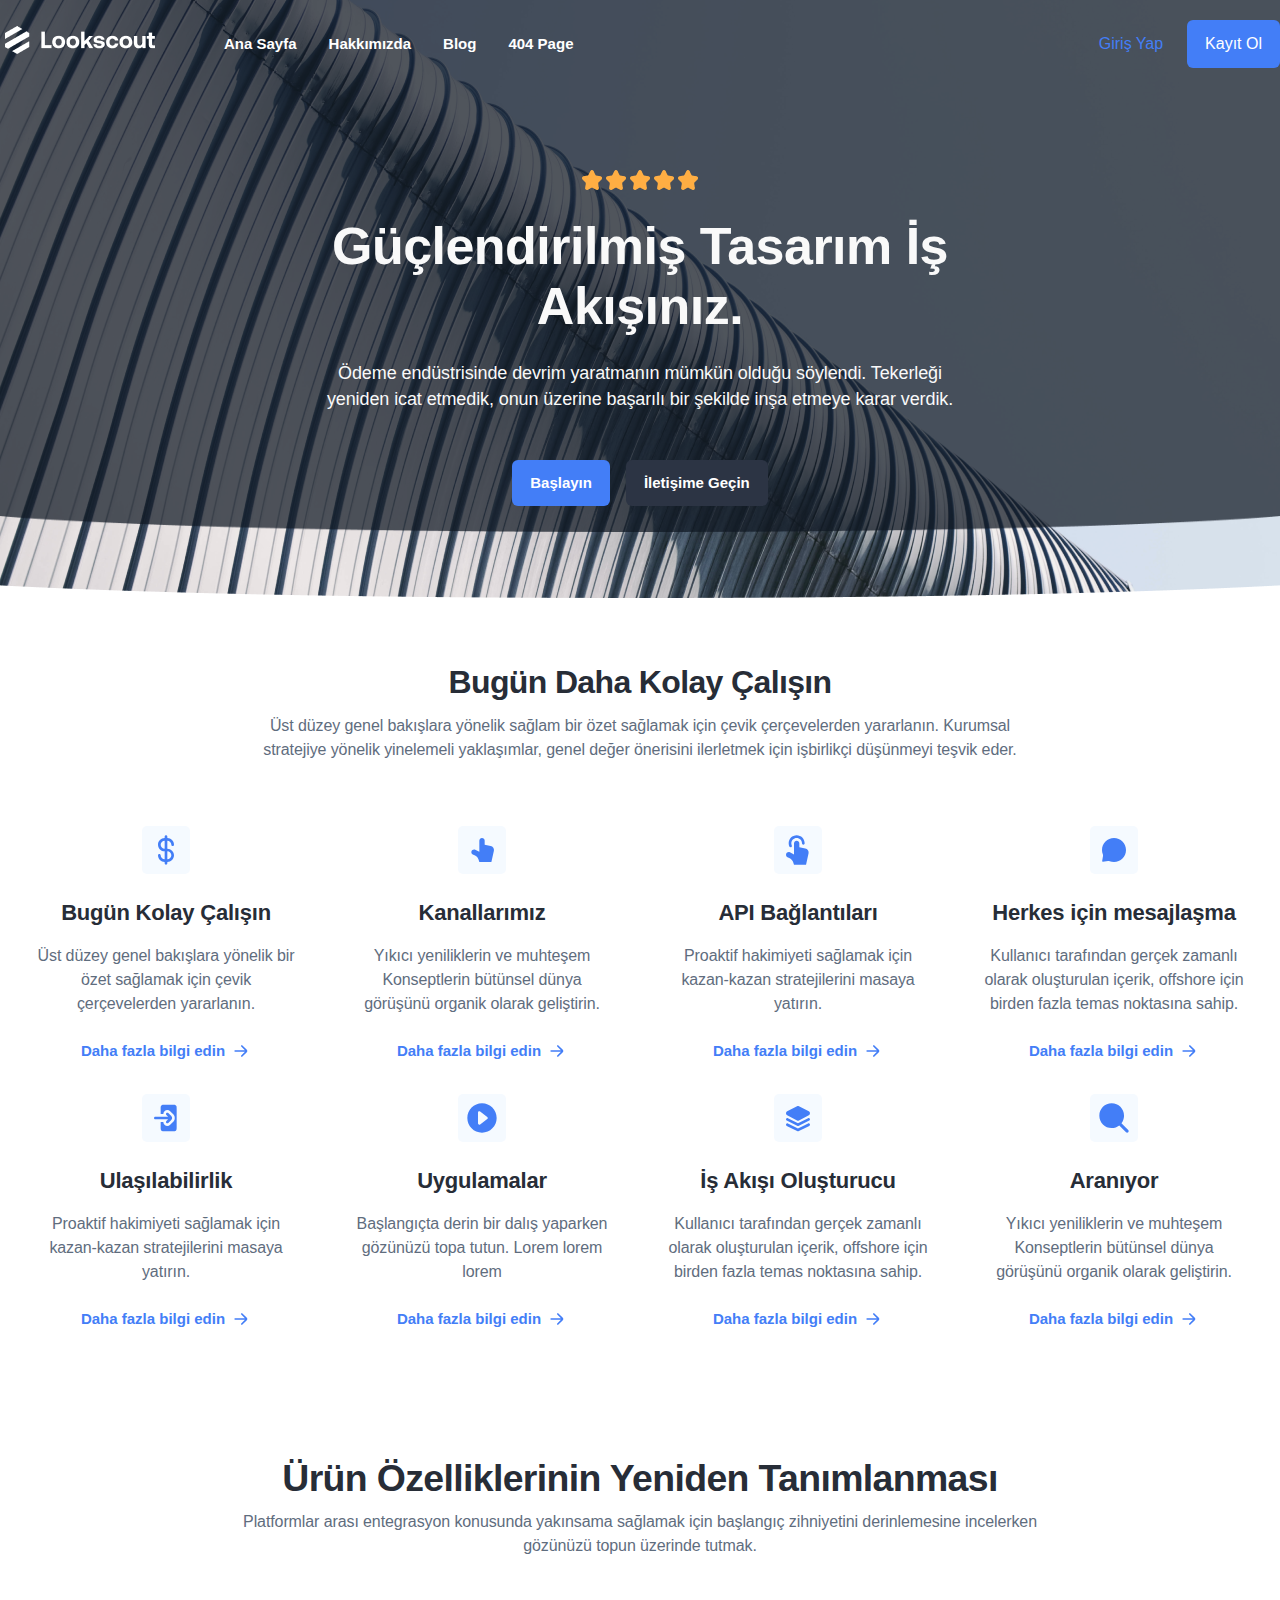
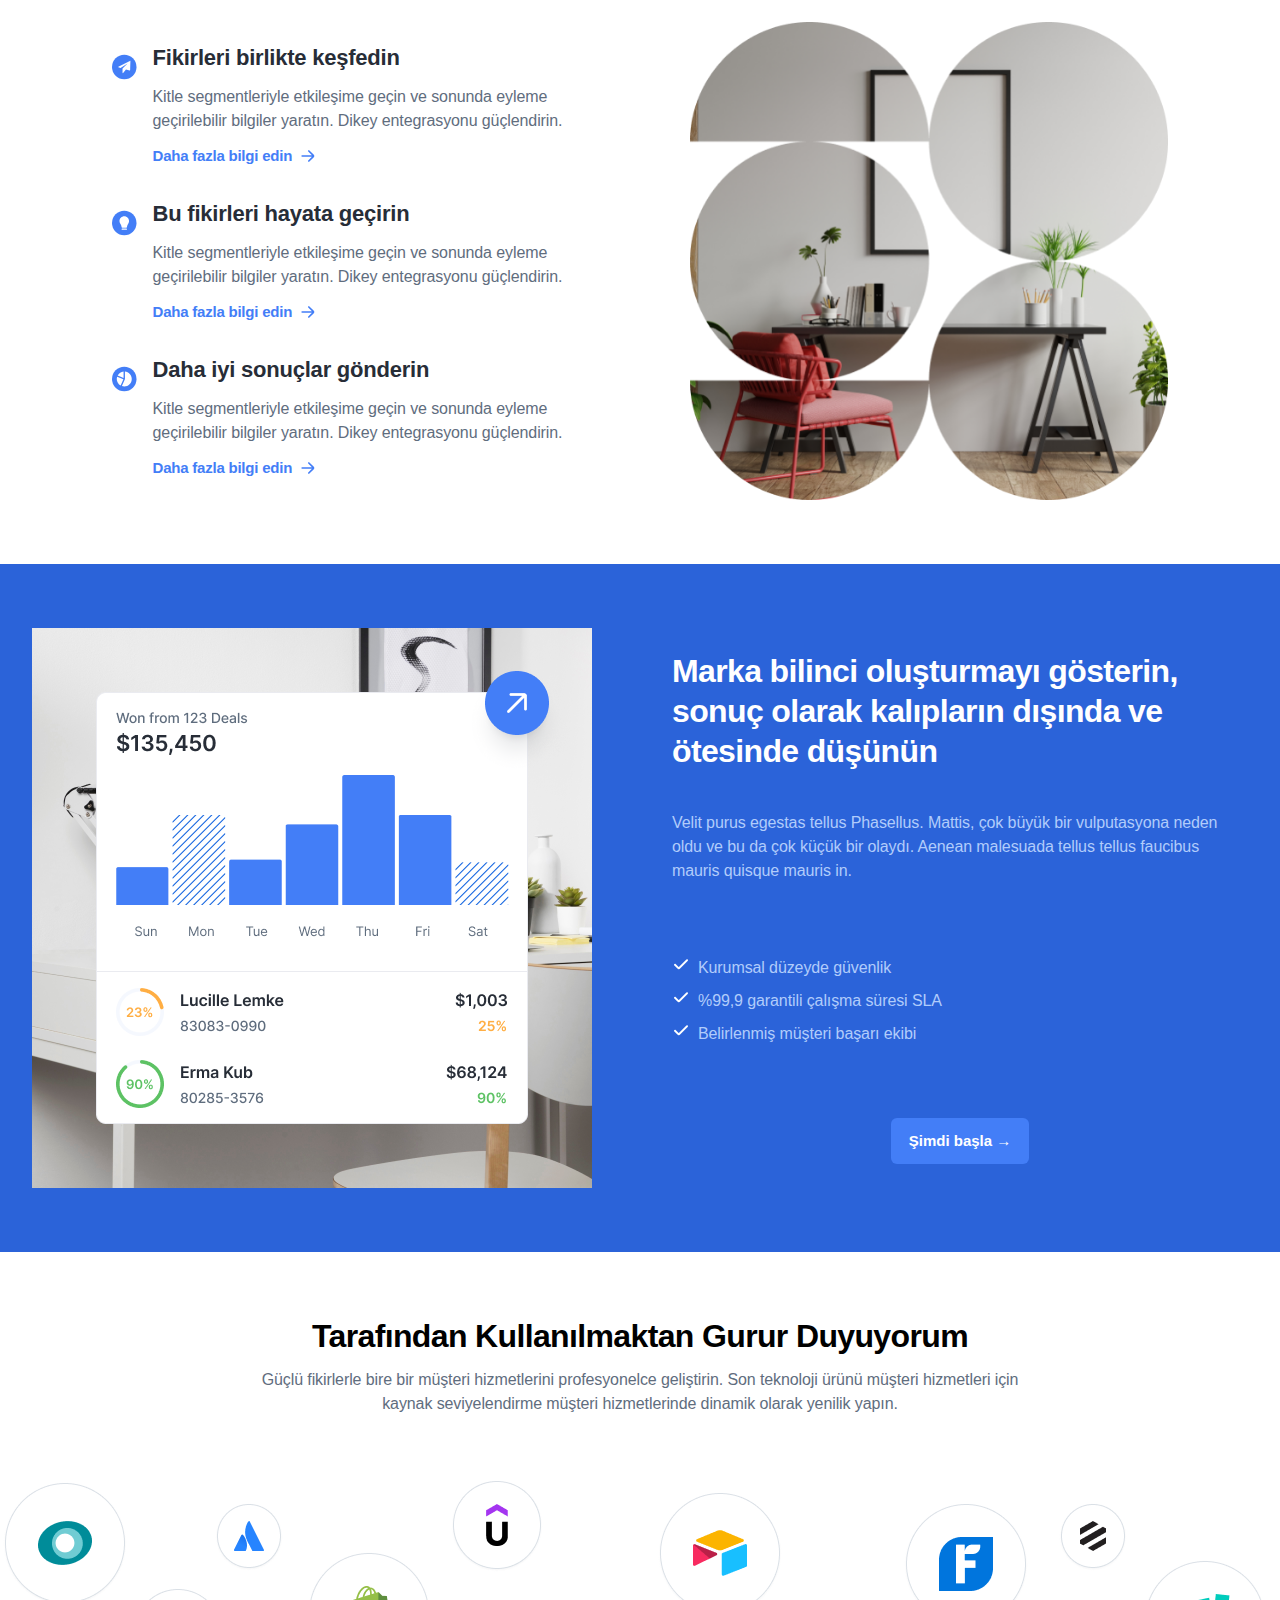
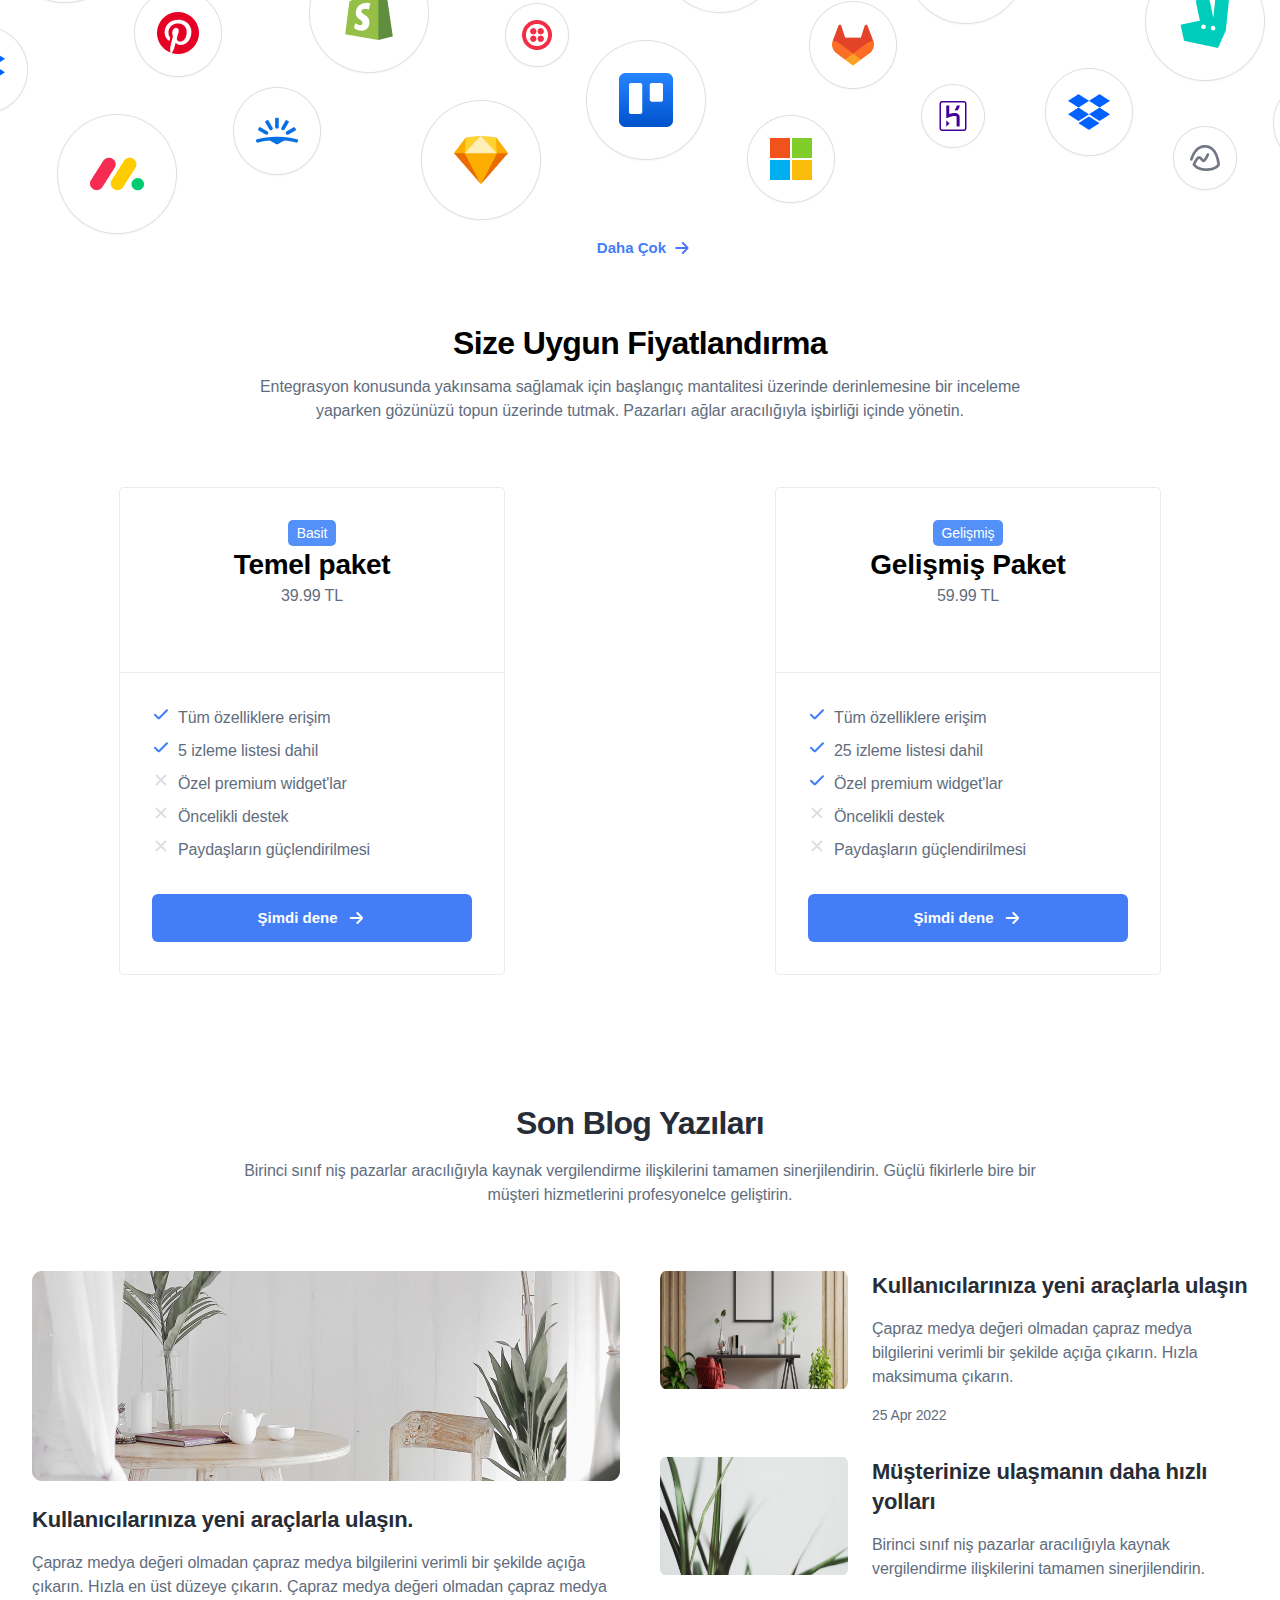
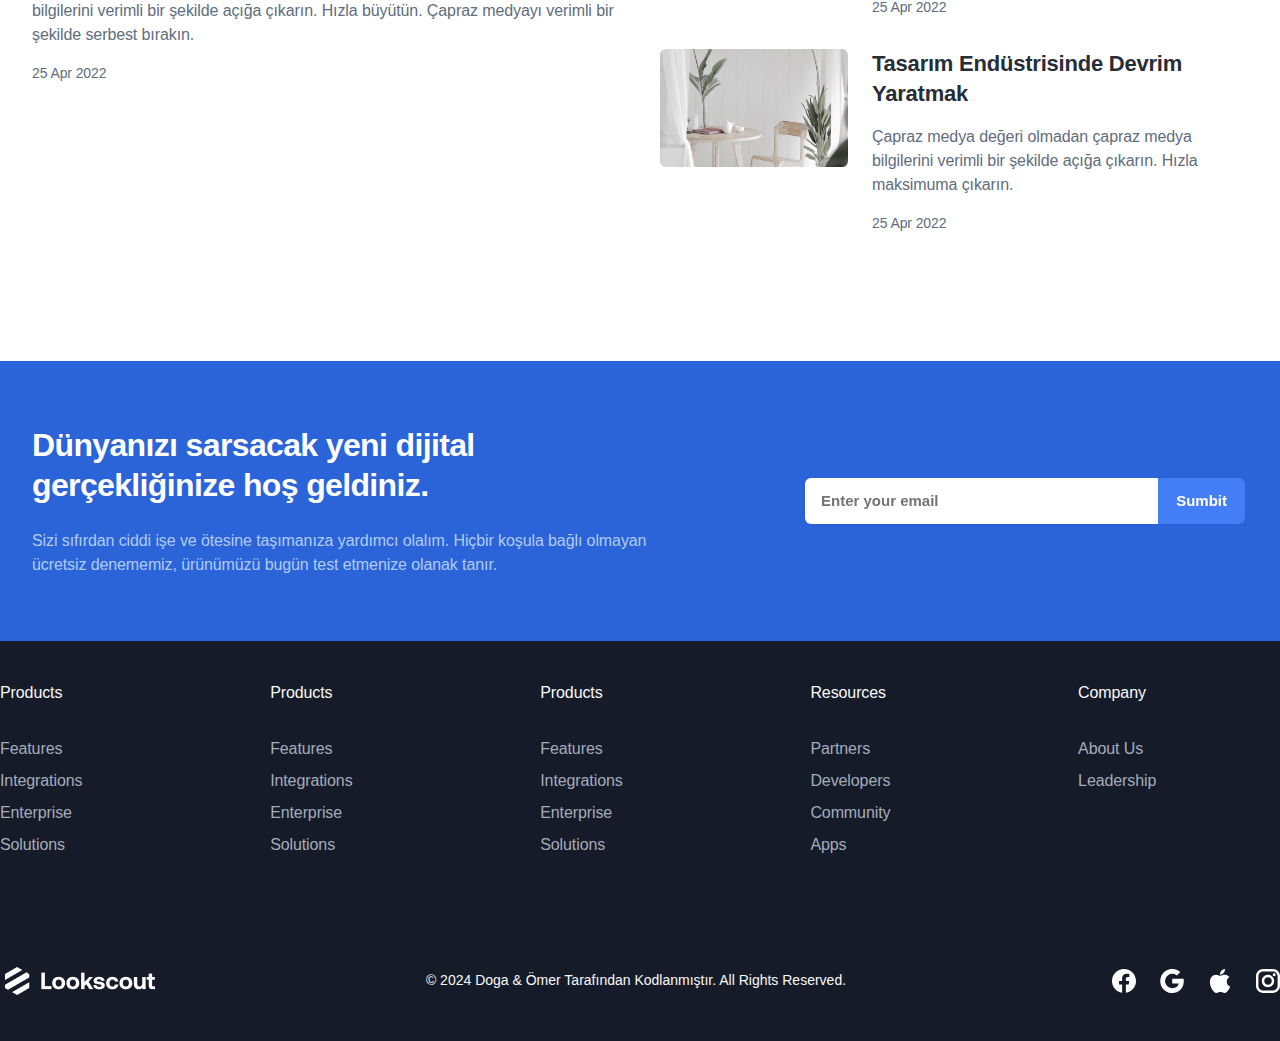
<file: index.html>
<!DOCTYPE html>
<html lang="tr">

<head>
  <meta charset="UTF-8">
  <meta name="viewport" content="width=device-width, initial-scale=1.0">
  <title>Header</title>
  <link rel="stylesheet" href="/assets/styles/header.css">
</head>

<body>
  <div class="container">

    <!-- header başlangıç -->
    <div class="header" style="background-image: url(/assets/img/base-background.png);" no-repeat>
      <img class="filter" src="/assets/img/filterbackground.png" alt="">
      <div class="header-navbar">
        <div class="header-navbar-box">
        <div class="header-navbar-box-logo">
          <a href="/header.html"><img src="/assets/img/logo.png" alt="logo"></a>
        </div>
        
          <div class="header-navbar-nav">
            <span></span>
            <span></span>
            <span></span>
            <ul>
              <li><a href="#">Ana Sayfa</a></li>
              <li><a href="/aboutus.html">Hakkımızda</a></li>
              <li><a href="/blog.html">Blog</a></li>
              <li><a href="/404.html">404 Page</a></li>
            </ul>
          </div>
        </div>
          <div class="header-navbar-nav-button">
            <label id="sing-up"><a href="#" style="color: #437EF7;">Giriş Yap</a></label>
            <label id="log-in"><a href="#">Kayıt Ol</a></label>
          </div>
        

      </div>
      <div class="header-navbar-col">
        <img src="/assets/img/Rating.png" alt="yıldız">
        <div class="header-navbar-text">
          <div class="header-navbar-text-box">
            <h1>Güçlendirilmiş Tasarım İş Akışınız.</h1>
            <p>Ödeme endüstrisinde devrim yaratmanın mümkün olduğu söylendi. Tekerleği yeniden icat
              etmedik, onun
              üzerine
              başarılı bir şekilde inşa etmeye karar verdik.</p>
          </div>
          <div class="header-navbar-text-buttom">
            <a href="#" id="blue">Başlayın</a>
            <a href="#" id="back">İletişime Geçin</a>
          </div>
        </div>
      </div>
    </div>
    <!-- header bitiş -->
    <!-- work-body başlangıç -->
    <div class="work-body">
      <div class="work-title-text">
        <h3>Bugün Daha Kolay Çalışın</h3>
        <p>Üst düzey genel bakışlara yönelik sağlam bir özet sağlamak için çevik çerçevelerden yararlanın. Kurumsal
          stratejiye yönelik yinelemeli yaklaşımlar, genel değer önerisini ilerletmek için işbirlikçi düşünmeyi teşvik
          eder.</p>
      </div>
      <div class="work-nav">
        <div class="work-nav-col-gap">
          <div class="work-nav-col-box">
            <div class="work-vav-col-icon">
              <svg width="48" height="48" viewBox="0 0 48 48" fill="none" xmlns="http://www.w3.org/2000/svg">
                <rect width="48" height="48" rx="5" fill="#F5FAFF" />
                <path fill-rule="evenodd" clip-rule="evenodd"
                  d="M25.3333 10.6663C25.3333 9.92996 24.7364 9.33301 24 9.33301C23.2636 9.33301 22.6667 9.92996 22.6667 10.6663V11.9997C18.9848 11.9997 16 14.9844 16 18.6663C16 22.3482 18.9848 25.333 22.6667 25.333V33.333C20.4575 33.333 18.6667 31.5421 18.6667 29.333C18.6667 28.5966 18.0697 27.9997 17.3333 27.9997C16.597 27.9997 16 28.5966 16 29.333C16 33.0149 18.9848 35.9997 22.6667 35.9997L22.6667 37.333C22.6667 38.0694 23.2636 38.6663 24 38.6663C24.7364 38.6663 25.3333 38.0694 25.3333 37.333L25.3333 35.9997C29.0152 35.9997 32 33.0149 32 29.333C32 25.6511 29.0152 22.6663 25.3333 22.6663V14.6663C27.5425 14.6663 29.3333 16.4572 29.3333 18.6663C29.3333 19.4027 29.9303 19.9997 30.6667 19.9997C31.403 19.9997 32 19.4027 32 18.6663C32 14.9844 29.0152 11.9997 25.3333 11.9997V10.6663ZM29.3333 29.333C29.3333 31.5421 27.5425 33.333 25.3333 33.333V25.333C27.5425 25.333 29.3333 27.1239 29.3333 29.333ZM18.6667 18.6663C18.6667 16.4572 20.4575 14.6663 22.6667 14.6663V22.6663C20.4575 22.6663 18.6667 20.8755 18.6667 18.6663Z"
                  fill="#437EF7" />
              </svg>
            </div>
            <div class="work-nav-col-text">
              <h4>Bugün Kolay Çalışın</h4>
              <p>Üst düzey genel bakışlara yönelik bir özet sağlamak için çevik çerçevelerden yararlanın.</p>
            </div>
            <div class="work-nav-col-detaly">
              <a href="#">
                <p>Daha fazla bilgi edin</p>
                <svg width="20" height="20" viewBox="0 0 20 20" fill="none" xmlns="http://www.w3.org/2000/svg">
                  <path
                    d="M4.16675 10H15.0001M10.8334 5L15.2442 9.41074C15.5696 9.73618 15.5696 10.2638 15.2442 10.5893L10.8334 15"
                    stroke="#437EF7" stroke-width="1.67" stroke-linecap="round" />
                </svg>
              </a>
            </div>
          </div>
          <div class="work-nav-col-box">
            <div class="work-vav-col-icon">
              <svg width="48" height="48" viewBox="0 0 48 48" fill="none" xmlns="http://www.w3.org/2000/svg">
                <rect width="48" height="48" rx="5" fill="#F5FAFF" />
                <path
                  d="M33.3809 36L35.9033 24.691C36.4026 22.4524 34.9145 20.2547 32.6441 19.8777L26.6666 18.6667V14.5714C26.6666 13.1513 25.4253 12 23.9999 12C22.5745 12 21.3333 13.2465 21.3333 14.6667L21.3364 25.7143L17.2313 23.6693C15.7654 22.9391 13.9902 23.6717 13.4719 25.2208C13.048 26.4876 13.6237 27.8721 14.8224 28.4693L17.0893 29.5986C18.707 30.4044 19.9371 31.8175 20.509 33.527L21.3364 36L33.3809 36Z"
                  fill="#437EF7" />
              </svg>
            </div>
            <div class="work-nav-col-text">
              <h4>Kanallarımız</h4>
              <p>Yıkıcı yeniliklerin ve muhteşem Konseptlerin bütünsel dünya görüşünü organik olarak geliştirin.</p>
            </div>
            <div class="work-nav-col-detaly">
              <a href="#">
                <p>Daha fazla bilgi edin</p>
                <svg width="20" height="20" viewBox="0 0 20 20" fill="none" xmlns="http://www.w3.org/2000/svg">
                  <path
                    d="M4.16675 10H15.0001M10.8334 5L15.2442 9.41074C15.5696 9.73618 15.5696 10.2638 15.2442 10.5893L10.8334 15"
                    stroke="#437EF7" stroke-width="1.67" stroke-linecap="round" />
                </svg>
              </a>
            </div>
          </div>
          <div class="work-nav-col-box">
            <div class="work-vav-col-icon">
              <svg width="48" height="48" viewBox="0 0 48 48" fill="none" xmlns="http://www.w3.org/2000/svg">
                <rect width="48" height="48" rx="5" fill="#F5FAFF" />
                <path
                  d="M17.3333 17.333C17.3333 14.3875 19.7211 11.9997 22.6667 11.9997C25.6122 11.9997 28 14.3875 28 17.333C28 18.0694 28.597 18.6663 29.3333 18.6663C30.0697 18.6663 30.6667 18.0694 30.6667 17.333C30.6667 12.9147 27.0849 9.33301 22.6667 9.33301C18.2484 9.33301 14.6667 12.9147 14.6667 17.333C14.6667 18.4683 14.904 19.5517 15.3329 20.5335C15.6277 21.2083 16.4138 21.5163 17.0886 21.2215C17.7633 20.9267 18.0714 20.1406 17.7765 19.4658C17.4919 18.8144 17.3333 18.094 17.3333 17.333Z"
                  fill="#437EF7" />
                <path
                  d="M34.57 27.3573L32.0476 38.6663L20.0032 38.6663L19.1758 36.1933C18.6038 34.4839 17.3737 33.0708 15.756 32.2649L13.4892 31.1357C12.2904 30.5385 11.7148 29.1539 12.1386 27.8871C12.6569 26.338 14.4322 25.6054 15.8981 26.3357L20.0032 28.3806L20 17.333C20 15.9128 21.2412 14.6663 22.6667 14.6663C24.0921 14.6663 25.3333 15.8176 25.3333 17.2378V21.333L31.3109 22.544C33.5813 22.921 35.0694 25.1187 34.57 27.3573Z"
                  fill="#437EF7" />
              </svg>
            </div>
            <div class="work-nav-col-text">
              <h4>API Bağlantıları</h4>
              <p>Proaktif hakimiyeti sağlamak için kazan-kazan stratejilerini masaya yatırın.</p>
            </div>
            <div class="work-nav-col-detaly">
              <a href="#">
                <p>Daha fazla bilgi edin</p>
                <svg width="20" height="20" viewBox="0 0 20 20" fill="none" xmlns="http://www.w3.org/2000/svg">
                  <path
                    d="M4.16675 10H15.0001M10.8334 5L15.2442 9.41074C15.5696 9.73618 15.5696 10.2638 15.2442 10.5893L10.8334 15"
                    stroke="#437EF7" stroke-width="1.67" stroke-linecap="round" />
                </svg>
              </a>
            </div>
          </div>
          <div class="work-nav-col-box">
            <div class="work-vav-col-icon">
              <svg width="48" height="48" viewBox="0 0 48 48" fill="none" xmlns="http://www.w3.org/2000/svg">
                <rect width="48" height="48" rx="5" fill="#F5FAFF" />
                <path
                  d="M24 36C30.6274 36 36 30.6274 36 24C36 17.3726 30.6274 12 24 12C17.3726 12 12 17.3726 12 24C12 25.5427 12.2911 27.0173 12.8213 28.3721C13.0206 28.8812 13.1061 29.432 13.0153 29.9712L12.1556 35.0763C12.0794 35.5283 12.4717 35.9206 12.9237 35.8444L18.0288 34.9847C18.568 34.8939 19.1188 34.9794 19.6279 35.1787C20.9827 35.7089 22.4573 36 24 36Z"
                  fill="#437EF7" />
              </svg>
            </div>
            <div class="work-nav-col-text">
              <h4>Herkes için mesajlaşma</h4>
              <p>Kullanıcı tarafından gerçek zamanlı olarak oluşturulan içerik, offshore için birden fazla temas
                noktasına
                sahip.</p>
            </div>
            <div class="work-nav-col-detaly">
              <a href="#">
                <p>Daha fazla bilgi edin</p>
                <svg width="20" height="20" viewBox="0 0 20 20" fill="none" xmlns="http://www.w3.org/2000/svg">
                  <path
                    d="M4.16675 10H15.0001M10.8334 5L15.2442 9.41074C15.5696 9.73618 15.5696 10.2638 15.2442 10.5893L10.8334 15"
                    stroke="#437EF7" stroke-width="1.67" stroke-linecap="round" />
                </svg>
              </a>
            </div>
          </div>
        </div>
        <div class="work-nav-col-gap">
          <div class="work-nav-col-box">
            <div class="work-vav-col-icon">
              <svg width="48" height="48" viewBox="0 0 48 48" fill="none" xmlns="http://www.w3.org/2000/svg">
                <rect width="48" height="48" rx="5" fill="#F5FAFF" />
                <path
                  d="M28.7977 21.5791C29.0357 21.817 29.2674 22.0487 29.4476 22.261C29.6455 22.4941 29.8583 22.79 29.9838 23.1763C30.1578 23.7119 30.1578 24.2888 29.9838 24.8244C29.8583 25.2107 29.6455 25.5065 29.4476 25.7396C29.2674 25.9519 29.0357 26.1836 28.7977 26.4215L26.2761 28.9431C25.7554 29.4638 24.9112 29.4638 24.3905 28.9431C23.8698 28.4224 23.8698 27.5782 24.3905 27.0575L26.1143 25.3337H13.3333C12.597 25.3337 12 24.7367 12 24.0003C12 23.2639 12.597 22.667 13.3333 22.667H26.1143L24.3905 20.9431C23.8698 20.4224 23.8698 19.5782 24.3905 19.0575C24.9112 18.5368 25.7554 18.5368 26.2761 19.0575L28.7977 21.5791Z"
                  fill="#437EF7" />
                <path
                  d="M18.6667 14.9337C18.6667 13.4402 18.6667 12.6934 18.9573 12.123C19.213 11.6213 19.6209 11.2133 20.1227 10.9576C20.6931 10.667 21.4399 10.667 22.9333 10.667H30.4C31.8935 10.667 32.6402 10.667 33.2106 10.9576C33.7124 11.2133 34.1204 11.6213 34.376 12.123C34.6667 12.6934 34.6667 13.4402 34.6667 14.9337V33.067C34.6667 34.5605 34.6667 35.3072 34.376 35.8776C34.1204 36.3794 33.7124 36.7873 33.2106 37.043C32.6402 37.3337 31.8935 37.3337 30.4 37.3337H22.9333C21.4399 37.3337 20.6931 37.3337 20.1227 37.043C19.6209 36.7873 19.213 36.3794 18.9573 35.8776C18.6667 35.3072 18.6667 34.5605 18.6667 33.067V28.0003H21.3333C21.3333 29.024 21.7238 30.0477 22.5049 30.8288C24.067 32.3909 26.5996 32.3909 28.1617 30.8288L30.7149 28.2756C30.9289 28.0618 31.2282 27.7627 31.4805 27.4655C31.7863 27.1052 32.2426 26.5021 32.52 25.6484C32.868 24.5773 32.868 23.4234 32.52 22.3522C32.2426 21.4986 31.7863 20.8954 31.4805 20.5352C31.2281 20.2379 30.9289 19.9389 30.7149 19.725L28.1617 17.1719C26.5996 15.6098 24.067 15.6098 22.5049 17.1719C21.7238 17.9529 21.3333 18.9766 21.3333 20.0003H18.6667V14.9337Z"
                  fill="#437EF7" />
              </svg>
            </div>
            <div class="work-nav-col-text">
              <h4>Ulaşılabilirlik</h4>
              <p>Proaktif hakimiyeti sağlamak için kazan-kazan stratejilerini masaya yatırın.</p>
            </div>
            <div class="work-nav-col-detaly">
              <a href="#">
                <p>Daha fazla bilgi edin</p>
                <svg width="20" height="20" viewBox="0 0 20 20" fill="none" xmlns="http://www.w3.org/2000/svg">
                  <path
                    d="M4.16675 10H15.0001M10.8334 5L15.2442 9.41074C15.5696 9.73618 15.5696 10.2638 15.2442 10.5893L10.8334 15"
                    stroke="#437EF7" stroke-width="1.67" stroke-linecap="round" />
                </svg>
              </a>
            </div>
          </div>
          <div class="work-nav-col-box">
            <div class="work-vav-col-icon">
              <svg width="48" height="48" viewBox="0 0 48 48" fill="none" xmlns="http://www.w3.org/2000/svg">
                <rect width="48" height="48" rx="5" fill="#F5FAFF" />
                <path fill-rule="evenodd" clip-rule="evenodd"
                  d="M23.9999 38.6663C32.1001 38.6663 38.6666 32.0998 38.6666 23.9997C38.6666 15.8995 32.1001 9.33301 23.9999 9.33301C15.8997 9.33301 9.33325 15.8995 9.33325 23.9997C9.33325 32.0998 15.8997 38.6663 23.9999 38.6663ZM22.1333 17.5997C21.2543 16.9404 19.9999 17.5676 19.9999 18.6663V29.333C19.9999 30.4317 21.2543 31.0589 22.1333 30.3997L29.2444 25.0663C29.9555 24.533 29.9555 23.4663 29.2444 22.933L22.1333 17.5997Z"
                  fill="#437EF7" />
              </svg>
            </div>
            <div class="work-nav-col-text">
              <h4>Uygulamalar</h4>
              <p>Başlangıçta derin bir dalış yaparken gözünüzü topa tutun. Lorem lorem lorem</p>
            </div>
            <div class="work-nav-col-detaly">
              <a href="#">
                <p>Daha fazla bilgi edin</p>
                <svg width="20" height="20" viewBox="0 0 20 20" fill="none" xmlns="http://www.w3.org/2000/svg">
                  <path
                    d="M4.16675 10H15.0001M10.8334 5L15.2442 9.41074C15.5696 9.73618 15.5696 10.2638 15.2442 10.5893L10.8334 15"
                    stroke="#437EF7" stroke-width="1.67" stroke-linecap="round" />
                </svg>
              </a>
            </div>
          </div>
          <div class="work-nav-col-box">
            <div class="work-vav-col-icon">
              <svg width="48" height="48" viewBox="0 0 48 48" fill="none" xmlns="http://www.w3.org/2000/svg">
                <rect width="48" height="48" rx="5" fill="#F5FAFF" />
                <path
                  d="M23.0397 12.235C23.6442 11.9217 24.3558 11.9217 24.9604 12.235L34.813 17.3421C36.3957 18.1625 36.3957 20.5041 34.813 21.3246L24.9604 26.4316C24.3558 26.745 23.6442 26.745 23.0397 26.4316L13.1871 21.3246C11.6044 20.5041 11.6043 18.1625 13.1871 17.3421L23.0397 12.235Z"
                  fill="#437EF7" />
                <path
                  d="M13.9332 24.1425C13.2755 23.8113 12.4739 24.0759 12.1426 24.7335C11.8113 25.3912 12.0759 26.1929 12.7336 26.5241L23.1021 31.7469C23.6671 32.0315 24.333 32.0315 24.898 31.7469L35.2665 26.5241C35.9242 26.1929 36.1888 25.3912 35.8575 24.7335C35.5262 24.0759 34.7245 23.8113 34.0669 24.1425L24 29.2134L13.9332 24.1425Z"
                  fill="#437EF7" />
                <path
                  d="M13.9332 29.5155C13.2755 29.1842 12.4739 29.4488 12.1426 30.1065C11.8113 30.7641 12.0759 31.5658 12.7336 31.8971L23.1021 37.1199C23.6671 37.4045 24.333 37.4045 24.898 37.1199L35.2665 31.8971C35.9242 31.5658 36.1888 30.7641 35.8575 30.1065C35.5262 29.4488 34.7245 29.1842 34.0669 29.5155L24 34.5863L13.9332 29.5155Z"
                  fill="#437EF7" />
              </svg>
            </div>
            <div class="work-nav-col-text">
              <h4>İş Akışı Oluşturucu</h4>
              <p>Kullanıcı tarafından gerçek zamanlı olarak oluşturulan içerik, offshore için birden fazla temas
                noktasına
                sahip.</p>
            </div>
            <div class="work-nav-col-detaly">
              <a href="#">
                <p>Daha fazla bilgi edin</p>
                <svg width="20" height="20" viewBox="0 0 20 20" fill="none" xmlns="http://www.w3.org/2000/svg">
                  <path
                    d="M4.16675 10H15.0001M10.8334 5L15.2442 9.41074C15.5696 9.73618 15.5696 10.2638 15.2442 10.5893L10.8334 15"
                    stroke="#437EF7" stroke-width="1.67" stroke-linecap="round" />
                </svg>
              </a>
            </div>
          </div>
          <div class="work-nav-col-box">
            <div class="work-vav-col-icon">
              <svg width="48" height="48" viewBox="0 0 48 48" fill="none" xmlns="http://www.w3.org/2000/svg">
                <rect width="48" height="48" rx="5" fill="#F5FAFF" />
                <path
                  d="M31.4412 29.2575C33.067 27.166 34.0351 24.538 34.0351 21.6838C34.0351 14.8627 28.5054 9.33301 21.6842 9.33301C14.863 9.33301 9.33337 14.8627 9.33337 21.6838C9.33337 28.505 14.863 34.0347 21.6842 34.0347C24.5384 34.0347 27.1664 33.0666 29.2578 31.4408L36.0312 38.2142C36.6341 38.8171 37.6116 38.8171 38.2145 38.2142C38.8174 37.6112 38.8174 36.6337 38.2145 36.0308L31.4412 29.2575Z"
                  fill="#437EF7" />
              </svg>
            </div>
            <div class="work-nav-col-text">
              <h4>Aranıyor</h4>
              <p>Yıkıcı yeniliklerin ve muhteşem Konseptlerin bütünsel dünya görüşünü organik olarak geliştirin.</p>
            </div>
            <div class="work-nav-col-detaly">
              <a href="#">
                <p>Daha fazla bilgi edin</p>
                <svg width="20" height="20" viewBox="0 0 20 20" fill="none" xmlns="http://www.w3.org/2000/svg">
                  <path
                    d="M4.16675 10H15.0001M10.8334 5L15.2442 9.41074C15.5696 9.73618 15.5696 10.2638 15.2442 10.5893L10.8334 15"
                    stroke="#437EF7" stroke-width="1.67" stroke-linecap="round" />
                </svg>
              </a>
            </div>
          </div>
        </div>
      </div>
    </div>
    <!-- work-body bitiş -->
    <!-- product-body başlangıç -->
    <div class="product-body">
      <div class="product">
        <div class="product-title-text">
          <h3>Ürün Özelliklerinin Yeniden Tanımlanması</h3>
          <p>Platformlar arası entegrasyon konusunda yakınsama sağlamak için başlangıç ​​zihniyetini derinlemesine
            incelerken gözünüzü topun üzerinde tutmak.</p>
        </div>
        <div class="product-col">
          <div class="product-col-box">
            <div class="product-box">
              <div class="product-box-nav">
                <svg width="48" height="48" viewBox="0 0 48 48" fill="none" xmlns="http://www.w3.org/2000/svg">
                  <rect width="48" height="48" rx="24" fill="#437EF7" />
                  <path
                    d="M34.9839 12.0747L12.3882 23.3143C11.8136 23.6001 11.8947 24.44 12.5135 24.6118L16.718 25.8129L30.4175 17.14L20.5883 26.9185V35.3001C20.5883 35.9361 21.3731 36.2412 21.8065 35.7736L27.3369 28.7272L34.5956 30.7424C35.035 30.8644 35.4727 30.5438 35.4861 30.0902L35.9997 12.72C36.0153 12.192 35.4588 11.8385 34.9839 12.0747Z"
                    fill="white" />
                </svg>
                <div class="product-box-text">
                  <div class="product-box-text-col">
                    <h4>Fikirleri birlikte keşfedin</h4>
                    <p>Kitle segmentleriyle etkileşime geçin ve sonunda eyleme geçirilebilir bilgiler yaratın. Dikey
                      entegrasyonu güçlendirin.</p>
                    <a href="#" class="product-detaly">Daha fazla bilgi edin
                      <svg width="20" height="20" viewBox="0 0 20 20" fill="none" xmlns="http://www.w3.org/2000/svg">
                        <path
                          d="M4.16675 10H15.0001M10.8334 5L15.2442 9.41074C15.5696 9.73618 15.5696 10.2638 15.2442 10.5893L10.8334 15"
                          stroke="#437EF7" stroke-width="1.67" stroke-linecap="round" />
                      </svg>

                    </a>
                  </div>
                </div>
              </div>
            </div>
            <div class="product-box">
              <div class="product-box-nav">
                <svg width="48" height="48" viewBox="0 0 48 48" fill="none" xmlns="http://www.w3.org/2000/svg">
                  <rect width="48" height="48" rx="24" fill="#437EF7" />
                  <path
                    d="M24.0001 10.6665C18.8454 10.6665 14.6667 14.8452 14.6667 19.9998C14.6667 21.3812 14.9677 22.696 15.5089 23.879C15.846 24.6158 16.228 25.3401 16.5931 26.0297L16.633 26.105C16.9896 26.7784 17.3291 27.4196 17.6316 28.0645C18.2602 29.4046 18.6667 30.6371 18.6667 31.8806C18.6667 32.6828 19.3171 33.3332 20.1193 33.3332H27.8809C28.6831 33.3332 29.3334 32.6828 29.3334 31.8806C29.3334 30.6371 29.74 29.4046 30.3685 28.0645C30.671 27.4196 31.0106 26.7784 31.3672 26.1051L31.407 26.0297C31.7722 25.3401 32.1541 24.6158 32.4912 23.879C33.0324 22.696 33.3334 21.3812 33.3334 19.9998C33.3334 14.8452 29.1547 10.6665 24.0001 10.6665Z"
                    fill="white" />
                  <path
                    d="M20.0001 34.6665C19.2637 34.6665 18.6667 35.2635 18.6667 35.9998C18.6667 36.7362 19.2637 37.3332 20.0001 37.3332H28.0001C28.7365 37.3332 29.3334 36.7362 29.3334 35.9998C29.3334 35.2635 28.7365 34.6665 28.0001 34.6665H20.0001Z"
                    fill="white" />
                </svg>

                <div class="product-box-text">
                  <div class="product-box-text-col">
                    <h4>Bu fikirleri hayata geçirin</h4>
                    <p>Kitle segmentleriyle etkileşime geçin ve sonunda eyleme geçirilebilir bilgiler yaratın. Dikey
                      entegrasyonu güçlendirin.</p>
                    <a href="#" class="product-detaly">Daha fazla bilgi edin
                      <svg width="20" height="20" viewBox="0 0 20 20" fill="none" xmlns="http://www.w3.org/2000/svg">
                        <path
                          d="M4.16675 10H15.0001M10.8334 5L15.2442 9.41074C15.5696 9.73618 15.5696 10.2638 15.2442 10.5893L10.8334 15"
                          stroke="#437EF7" stroke-width="1.67" stroke-linecap="round" />
                      </svg>

                    </a>
                  </div>
                </div>
              </div>
            </div>
            <div class="product-box">
              <div class="product-box-nav">
                <svg width="48" height="48" viewBox="0 0 48 48" fill="none" xmlns="http://www.w3.org/2000/svg">
                  <rect width="48" height="48" rx="24" fill="#437EF7" />
                  <path
                    d="M10.0758 19.3796C9.59406 20.8322 9.33325 22.3856 9.33325 23.9999C9.33325 29.5391 12.4039 34.3611 16.9359 36.8565L22.2446 24.6889L10.0758 19.3796Z"
                    fill="white" />
                  <path d="M11.1434 16.9359L22.6666 21.9636V9.39307C17.6935 9.84121 13.4363 12.7717 11.1434 16.9359Z"
                    fill="white" />
                  <path
                    d="M23.9999 38.6666C22.3856 38.6666 20.8322 38.4058 19.3795 37.924L25.2106 24.5593C25.2516 24.4708 25.2831 24.377 25.3039 24.2793C25.3261 24.1764 25.3356 24.0727 25.3333 23.9702V9.39307C32.8086 10.0667 38.6666 16.3492 38.6666 23.9999C38.6666 32.1001 32.1001 38.6666 23.9999 38.6666Z"
                    fill="white" />
                </svg>
                <div class="product-box-text">
                  <div class="product-box-text-col">
                    <h4>Daha iyi sonuçlar gönderin</h4>
                    <p>Kitle segmentleriyle etkileşime geçin ve sonunda eyleme geçirilebilir bilgiler yaratın. Dikey
                      entegrasyonu güçlendirin.</p>
                    <a href="#" class="product-detaly">Daha fazla bilgi edin
                      <svg width="20" height="20" viewBox="0 0 20 20" fill="none" xmlns="http://www.w3.org/2000/svg">
                        <path
                          d="M4.16675 10H15.0001M10.8334 5L15.2442 9.41074C15.5696 9.73618 15.5696 10.2638 15.2442 10.5893L10.8334 15"
                          stroke="#437EF7" stroke-width="1.67" stroke-linecap="round" />
                      </svg>
                    </a>
                  </div>
                </div>
              </div>
            </div>
          </div>
          <div class="product-img">
            <img class="desktop" src="/assets/img/back-Right.png" alt="">
            <img class="tablet-mobil" src="/assets/img/product.png" alt="">
          </div>
        </div>
      </div>
    </div>
    <!-- product-body bitiş -->
    <!-- features başlangıç -->
    <div class="features">
      <div class="features-body">
        <div class="features-img">
          <img src="/assets/img/features.png" alt="">
        </div>
        <div class="features-text">
          <h2>Marka bilinci oluşturmayı gösterin, sonuç olarak kalıpların dışında ve ötesinde düşünün</h2>
          <p>Velit purus egestas tellus Phasellus. Mattis, çok büyük bir vulputasyona neden oldu ve bu da çok küçük bir
            olaydı. Aenean malesuada tellus tellus faucibus mauris quisque mauris in.</p>
          <div class="features-text-list">
            <ul>
              <li><img src="/assets/img/check-whit.png" alt="">
                <p>Kurumsal düzeyde güvenlik</p>
              </li>
              <li><img src="/assets/img/check-whit.png" alt="">
                <p> %99,9 garantili çalışma süresi SLA</p>
              </li>
              <li><img src="/assets/img/check-whit.png" alt="">
                <p>Belirlenmiş müşteri başarı ekibi</p>
              </li>
            </ul>
          </div>
          <label><button>Şimdi başla &#8594;</button></label>
        </div>
      </div>
    </div>
    <!-- features bitiş -->
    <!-- proud başlangıç -->
    <div class="proud">
      <div class="proud-text">
        <h3>Tarafından Kullanılmaktan Gurur Duyuyorum</h3>
        <p style="color: #5F6D7E;">Güçlü fikirlerle bire bir müşteri hizmetlerini profesyonelce geliştirin. Son
          teknoloji ürünü müşteri
          hizmetleri için kaynak seviyelendirme müşteri hizmetlerinde dinamik olarak yenilik yapın.</p>
      </div>
      <div class="proud-img">
        <img class="desktop"  src="/assets/img/pagination.png" alt="desktop">
        <img class="tablet"  src="/assets/img/paginationtablet.png" alt="tablet">
        <img class="mobil"  src="/assets/img/paginationmobil.png" alt="mobil">
        <a href="#" style="color: #437EF7;">Daha Çok <svg width="20" height="20" viewBox="0 0 20 20" fill="none"
            xmlns="http://www.w3.org/2000/svg">
            <path
              d="M4.16675 10H15.0001M10.8334 5L15.2442 9.41074C15.5696 9.73618 15.5696 10.2638 15.2442 10.5893L10.8334 15"
              stroke="#4E74FA" stroke-width="2" stroke-linecap="round" />
          </svg>
        </a>
      </div>
    </div>
    <!-- proud bitiş -->
    <!-- princing başlangıç -->
    <div class="princing">
      <div class="princing-text">
        <h2>Size Uygun Fiyatlandırma</h2>
        <p>Entegrasyon konusunda yakınsama sağlamak için başlangıç ​​​​mantalitesi üzerinde derinlemesine bir inceleme
          yaparken gözünüzü topun üzerinde tutmak. Pazarları ağlar aracılığıyla işbirliği içinde yönetin.</p>
      </div>
      <div class="princing-card">
        <div class="princing-card-col">
          <div class="princing-card-col-container">
            <div class="pricing-plan-title">
              <p class="pricing-plan-bc-title"> Basit</p>
              <h3>Temel paket</h3>
              <h6>39.99 TL</h6>
            </div>
            <div class="pricing-plan-list">
              <ul>
                <li><svg width="18" height="18" viewBox="0 0 18 18" fill="none" xmlns="http://www.w3.org/2000/svg">
                    <path d="M15 5.25L7.28033 12.9697C6.98744 13.2626 6.51256 13.2626 6.21967 12.9697L3 9.75"
                      stroke="#437EF7" stroke-width="2" stroke-linecap="round" />
                  </svg>
                  <p>Tüm özelliklere erişim</p>
                </li>
                <li><svg width="18" height="18" viewBox="0 0 18 18" fill="none" xmlns="http://www.w3.org/2000/svg">
                    <path d="M15 5.25L7.28033 12.9697C6.98744 13.2626 6.51256 13.2626 6.21967 12.9697L3 9.75"
                      stroke="#437EF7" stroke-width="2" stroke-linecap="round" />
                  </svg>
                  <p>5 izleme listesi dahil</p>
                </li>
                <li><svg width="18" height="18" viewBox="0 0 18 18" fill="none" xmlns="http://www.w3.org/2000/svg">
                    <path d="M13.5 4.5L4.5 13.5M13.5 13.5L4.5 4.50001" stroke="#DAE0E6" stroke-width="2"
                      stroke-linecap="round" />
                  </svg>
                  <p>Özel premium widget'lar</p>
                </li>
                <li><svg width="18" height="18" viewBox="0 0 18 18" fill="none" xmlns="http://www.w3.org/2000/svg">
                    <path d="M13.5 4.5L4.5 13.5M13.5 13.5L4.5 4.50001" stroke="#DAE0E6" stroke-width="2"
                      stroke-linecap="round" />
                  </svg>
                  <p>Öncelikli destek</p>
                </li>
                <li><svg width="18" height="18" viewBox="0 0 18 18" fill="none" xmlns="http://www.w3.org/2000/svg">
                    <path d="M13.5 4.5L4.5 13.5M13.5 13.5L4.5 4.50001" stroke="#DAE0E6" stroke-width="2"
                      stroke-linecap="round" />
                  </svg>
                  <p>Paydaşların güçlendirilmesi</p>
                </li>
              </ul>
              <a href="#">Şimdi dene <svg width="21" height="20" viewBox="0 0 21 20" fill="none"
                  xmlns="http://www.w3.org/2000/svg">
                  <path
                    d="M4.66675 10H15.5001M11.3334 5L15.7442 9.41074C16.0696 9.73618 16.0696 10.2638 15.7442 10.5893L11.3334 15"
                    stroke="white" stroke-width="2" stroke-linecap="round" />
                </svg>
              </a>
            </div>
          </div>
        </div>
        <div class="princing-card-col">
          <div class="princing-card-col-container">
            <div class="pricing-plan-title">
              <p class="pricing-plan-bc-title"> Gelişmiş</p>
              <h3>Gelişmiş Paket</h3>
              <h6>59.99 TL</h6>
            </div>
            <div class="pricing-plan-list">
              <ul>
                <li><svg width="18" height="18" viewBox="0 0 18 18" fill="none" xmlns="http://www.w3.org/2000/svg">
                    <path d="M15 5.25L7.28033 12.9697C6.98744 13.2626 6.51256 13.2626 6.21967 12.9697L3 9.75"
                      stroke="#437EF7" stroke-width="2" stroke-linecap="round" />
                  </svg>
                  <p>Tüm özelliklere erişim</p>
                </li>
                <li><svg width="18" height="18" viewBox="0 0 18 18" fill="none" xmlns="http://www.w3.org/2000/svg">
                    <path d="M15 5.25L7.28033 12.9697C6.98744 13.2626 6.51256 13.2626 6.21967 12.9697L3 9.75"
                      stroke="#437EF7" stroke-width="2" stroke-linecap="round" />
                  </svg>
                  <p>25 izleme listesi dahil</p>
                </li>
                <li><svg width="18" height="18" viewBox="0 0 18 18" fill="none" xmlns="http://www.w3.org/2000/svg">
                    <path d="M15 5.25L7.28033 12.9697C6.98744 13.2626 6.51256 13.2626 6.21967 12.9697L3 9.75"
                      stroke="#437EF7" stroke-width="2" stroke-linecap="round" />
                  </svg>
                  <p>Özel premium widget'lar</p>
                </li>
                <li><svg width="18" height="18" viewBox="0 0 18 18" fill="none" xmlns="http://www.w3.org/2000/svg">
                    <path d="M13.5 4.5L4.5 13.5M13.5 13.5L4.5 4.50001" stroke="#DAE0E6" stroke-width="2"
                      stroke-linecap="round" />
                  </svg>
                  <p>Öncelikli destek</p>
                </li>
                <li><svg width="18" height="18" viewBox="0 0 18 18" fill="none" xmlns="http://www.w3.org/2000/svg">
                    <path d="M13.5 4.5L4.5 13.5M13.5 13.5L4.5 4.50001" stroke="#DAE0E6" stroke-width="2"
                      stroke-linecap="round" />
                  </svg>
                  <p>Paydaşların güçlendirilmesi</p>
                </li>
              </ul>
              <a href="#">Şimdi dene <svg width="21" height="20" viewBox="0 0 21 20" fill="none"
                  xmlns="http://www.w3.org/2000/svg">
                  <path
                    d="M4.66675 10H15.5001M11.3334 5L15.7442 9.41074C16.0696 9.73618 16.0696 10.2638 15.7442 10.5893L11.3334 15"
                    stroke="white" stroke-width="2" stroke-linecap="round" />
                </svg>
              </a>
            </div>
          </div>
        </div>
        <div class="princing-card-col tablet">
          <div class="princing-card-col-container">
            <div class="pricing-plan-title">
              <p class="pricing-plan-bc-title"> Seçkinler</p>
              <h3>Elit Paket</h3>
              <h6>99.99 TL</h6>
            </div>
            <div class="pricing-plan-list ">
              <ul>
                <li><svg width="18" height="18" viewBox="0 0 18 18" fill="none" xmlns="http://www.w3.org/2000/svg">
                    <path d="M15 5.25L7.28033 12.9697C6.98744 13.2626 6.51256 13.2626 6.21967 12.9697L3 9.75"
                      stroke="#437EF7" stroke-width="2" stroke-linecap="round" />
                  </svg>
                  <p>Tüm özelliklere erişim</p>
                </li>
                <li><svg width="18" height="18" viewBox="0 0 18 18" fill="none" xmlns="http://www.w3.org/2000/svg">
                    <path d="M15 5.25L7.28033 12.9697C6.98744 13.2626 6.51256 13.2626 6.21967 12.9697L3 9.75"
                      stroke="#437EF7" stroke-width="2" stroke-linecap="round" />
                  </svg>
                  <p>100 izleme listesi dahil</p>
                </li>
                <li><svg width="18" height="18" viewBox="0 0 18 18" fill="none" xmlns="http://www.w3.org/2000/svg">
                    <path d="M15 5.25L7.28033 12.9697C6.98744 13.2626 6.51256 13.2626 6.21967 12.9697L3 9.75"
                      stroke="#437EF7" stroke-width="2" stroke-linecap="round" />
                  </svg>
                  <p>Özel premium widget'lar</p>
                </li>
                <li><svg width="18" height="18" viewBox="0 0 18 18" fill="none" xmlns="http://www.w3.org/2000/svg">
                    <path d="M15 5.25L7.28033 12.9697C6.98744 13.2626 6.51256 13.2626 6.21967 12.9697L3 9.75"
                      stroke="#437EF7" stroke-width="2" stroke-linecap="round" />
                  </svg>
                  <p>Öncelikli destek</p>
                </li>
                <li><svg width="18" height="18" viewBox="0 0 18 18" fill="none" xmlns="http://www.w3.org/2000/svg">
                    <path d="M15 5.25L7.28033 12.9697C6.98744 13.2626 6.51256 13.2626 6.21967 12.9697L3 9.75"
                      stroke="#437EF7" stroke-width="2" stroke-linecap="round" />
                  </svg>
                  <p>Paydaşların güçlendirilmesi</p>
                </li>
              </ul>
              <a href="#">Şimdi dene <svg width="21" height="20" viewBox="0 0 21 20" fill="none"
                  xmlns="http://www.w3.org/2000/svg">
                  <path
                    d="M4.66675 10H15.5001M11.3334 5L15.7442 9.41074C16.0696 9.73618 16.0696 10.2638 15.7442 10.5893L11.3334 15"
                    stroke="white" stroke-width="2" stroke-linecap="round" />
                </svg>
              </a>
            </div>
          </div>
        </div>
      </div>
    </div>
    <!-- princing bitiş -->
    <!-- blog başlangıç -->
    <div class="blog">
      <div class="blog-text">
        <a href="#">
          <h2 style="color: #272D37;">Son Blog Yazıları</h2>
        </a>
        <p>Birinci sınıf niş pazarlar aracılığıyla kaynak vergilendirme ilişkilerini tamamen sinerjilendirin. Güçlü
          fikirlerle bire bir müşteri hizmetlerini profesyonelce geliştirin.</p>
      </div>

      <div class="blog-nav">
        <div class="blog-nav-tab">
          <a href="#">
            <img src="/assets/img/blog-img/Tooltip.png" alt="">
            <div class="blog-nav-tab-text">
              <h4>Kullanıcılarınıza yeni araçlarla ulaşın.</h4>
              <p>Çapraz medya değeri olmadan çapraz medya bilgilerini verimli bir şekilde açığa çıkarın. Hızla en üst
                düzeye çıkarın. Çapraz medya değeri olmadan çapraz medya bilgilerini verimli bir şekilde açığa çıkarın.
                Hızla büyütün. Çapraz medyayı verimli bir şekilde serbest bırakın.</p>
              <time>25 Apr 2022 </time>
            </div>
          </a>
        </div>


        <div class="blog-nav-col">
          <div class="blog-nav-col-tab">
            <a href="#">
              <img src="/assets/img/blog-img/cerceve.png" alt="">
              <div class="blog-nav-col-text">
                <h4>Kullanıcılarınıza yeni araçlarla ulaşın</h4>
                <p>Çapraz medya değeri olmadan çapraz medya bilgilerini verimli bir şekilde açığa çıkarın. Hızla
                  maksimuma
                  çıkarın.</p>
                <time>25 Apr 2022</time>
              </div>
            </a>
          </div>

          <div class="blog-nav-col">
            <div class="blog-nav-col-tab">
              <a href="#">
                <img src="/assets/img/blog-img/cicek.png" alt="">
                <div class="blog-nav-col-text">
                  <h4>Müşterinize ulaşmanın daha hızlı yolları</h4>
                  <p>Birinci sınıf niş pazarlar aracılığıyla kaynak vergilendirme ilişkilerini tamamen sinerjilendirin.
                  </p>
                  <time>25 Apr 2022</time>
                </div>
              </a>
            </div>

            <div class="blog-nav-col">
              <div class="blog-nav-col-tab">
                <a href="#">
                  <img src="/assets/img/blog-img/son.png" alt="">
                  <div class="blog-nav-col-text">
                    <h4>Tasarım Endüstrisinde Devrim Yaratmak</h4>
                    <p>Çapraz medya değeri olmadan çapraz medya bilgilerini verimli bir şekilde açığa çıkarın. Hızla
                      maksimuma
                      çıkarın.</p>
                    <time>25 Apr 2022</time>
                  </div>
                </a>
              </div>
            </div>
          </div>
        </div>
      </div>
    </div>
    <!-- blog bitiş -->
    <!-- call-to başlangıç -->
    <div class="call-to-container">
      <div class="call-to">
        <div class="call-to-text">
          <h2>Dünyanızı sarsacak yeni dijital gerçekliğinize hoş geldiniz.</h2>
          <p>Sizi sıfırdan ciddi işe ve ötesine taşımanıza yardımcı olalım. Hiçbir koşula bağlı olmayan ücretsiz
            denememiz, ürünümüzü bugün test etmenize olanak tanır.</p>
        </div>
        <div class="call-to-input">
          <form>
            <input type="text" name="mail" placeholder="Enter your email">
            <button>Sumbit</button>
          </form>
        </div>
      </div>
    </div>
    <!-- call-to bitiş -->

    <!-- footer başlangıç -->
    <div class="footer">
      <div class="footer-nav">
        <div class="footer-col">
          <h3>Products</h3>
          <ul>
            <li>Features</li>
            <li>Integrations</li>
            <li>Enterprise</li>
            <li>Solutions</li>
          </ul>
        </div>
        <div class="footer-col">
          <h3>Products</h3>
          <ul>
            <li>Features</li>
            <li>Integrations</li>
            <li>Enterprise</li>
            <li>Solutions</li>
          </ul>
        </div>
        <div class="footer-col">
          <h3>Products</h3>
          <ul>
            <li>Features</li>
            <li>Integrations</li>
            <li>Enterprise</li>
            <li>Solutions</li>
          </ul>
        </div>
        <div class="footer-col">
          <h3>Resources</h3>
          <ul>
            <li>Partners</li>
            <li>Developers</li>
            <li>Community</li>
            <li>Apps</li>
          </ul>
        </div>
        <div class="footer-col">
          <h3>Company</h3>
          <ul>
            <li>About Us</li>
            <li>Leadership</li>
          </ul>
        </div>
      </div>



      <div class="footer-bar">
        <a href="#"><img src="/assets/img/logo.png" alt="Logo"></a>
        <p>© 2024 Doga & Ömer Tarafından Kodlanmıştır. All Rights Reserved.</p>
        <ul>
          <li><a href="#"><img src="/assets/icons/facebook.svg" alt="facebook"></a></li>
          <li><a href="#"><img src="/assets/icons/google.svg" alt="google"></a></li>
          <li><a href="#"><img src="/assets/icons/apple.svg" alt="apple"></a></li>
          <li><a href="#"><img src="/assets/icons/instagram.svg" alt="instagram"></a></li>
        </ul>
      </div>
    </div>
    <!-- footer bitiş -->
  </div>




</body>

</html>
</file>
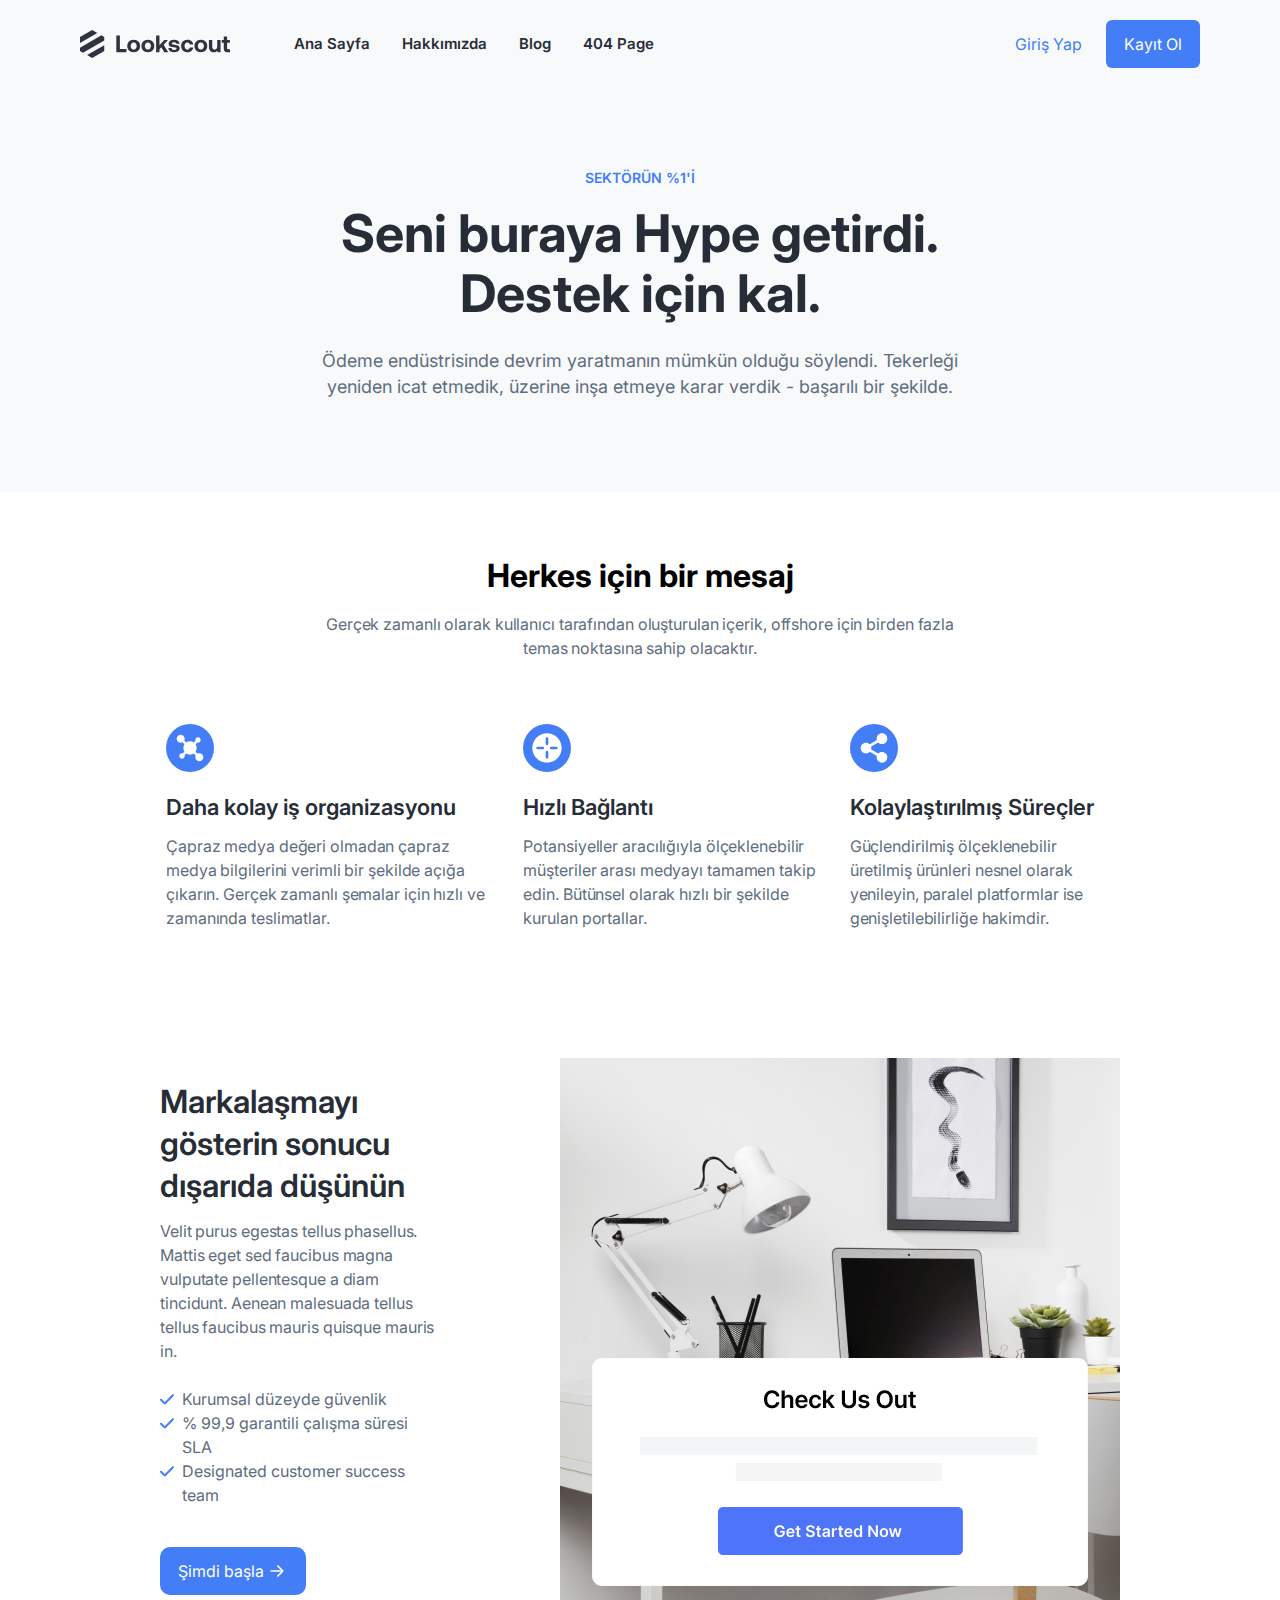
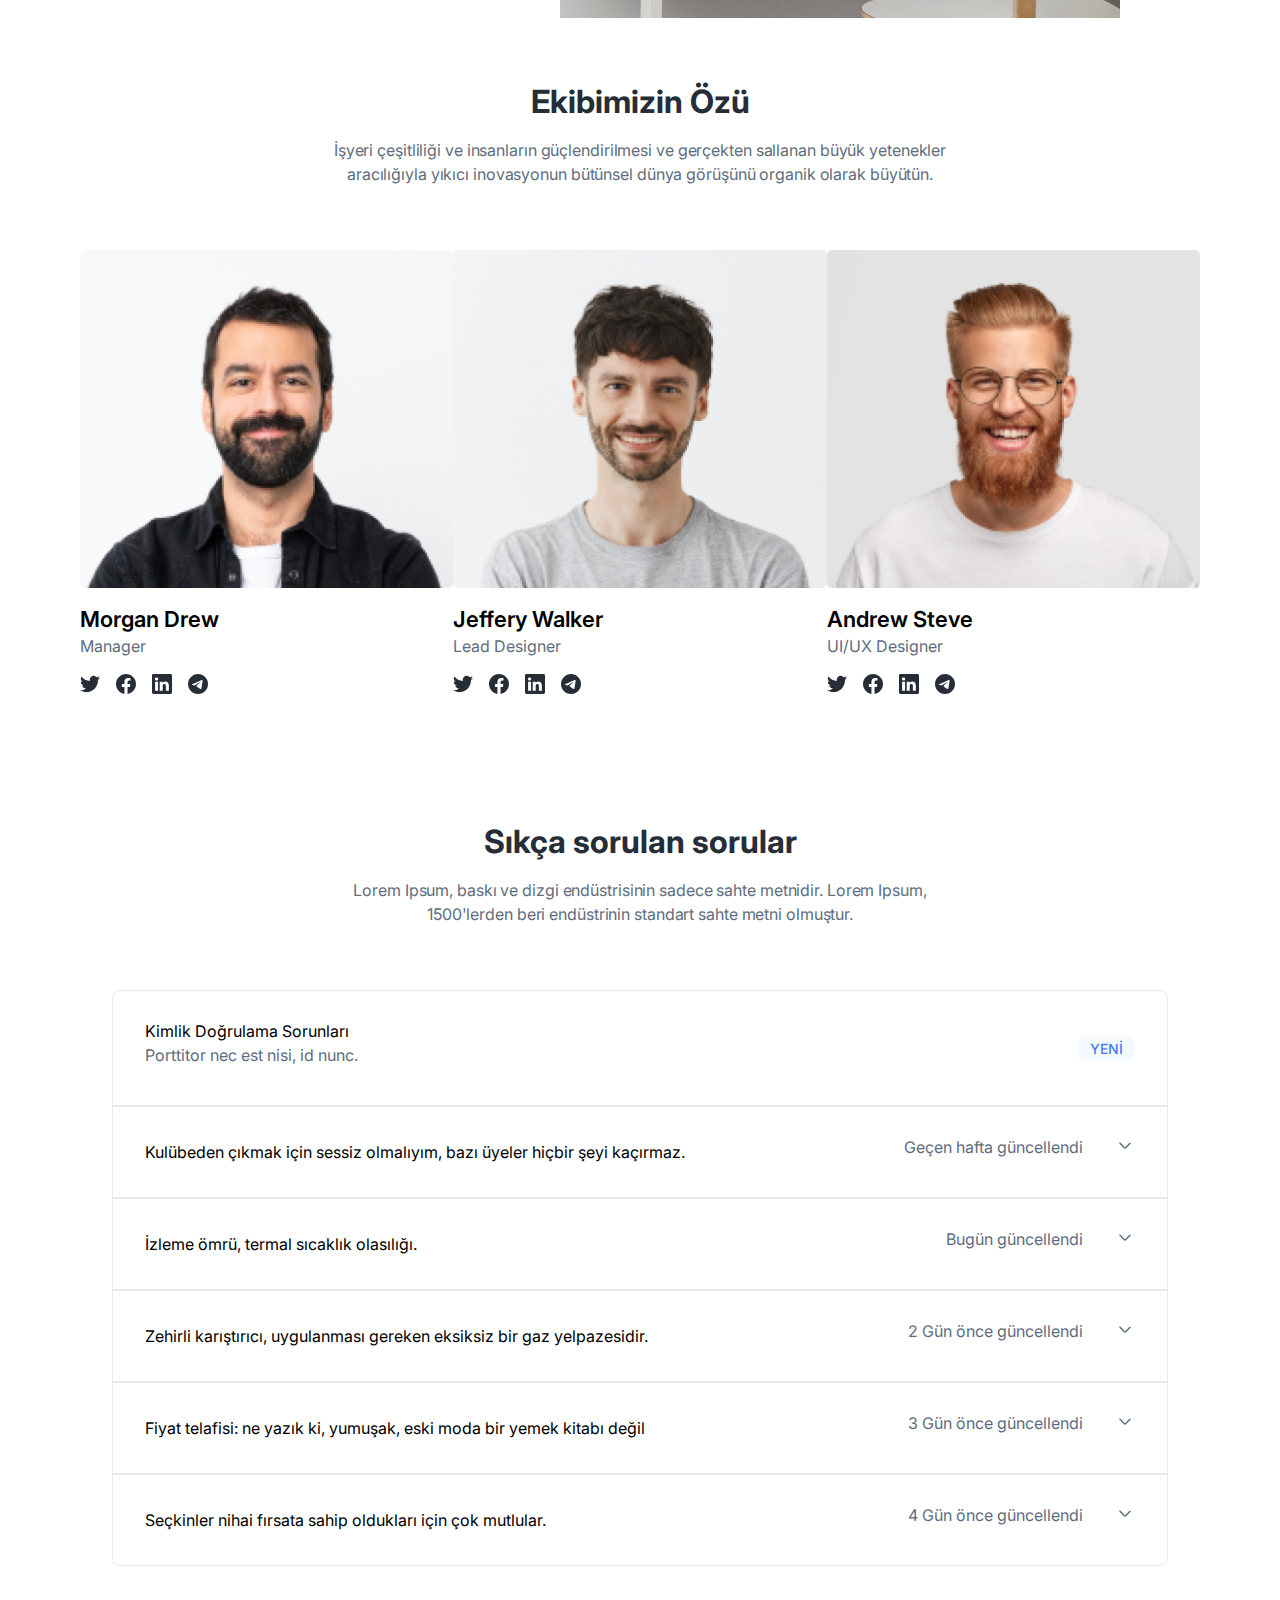
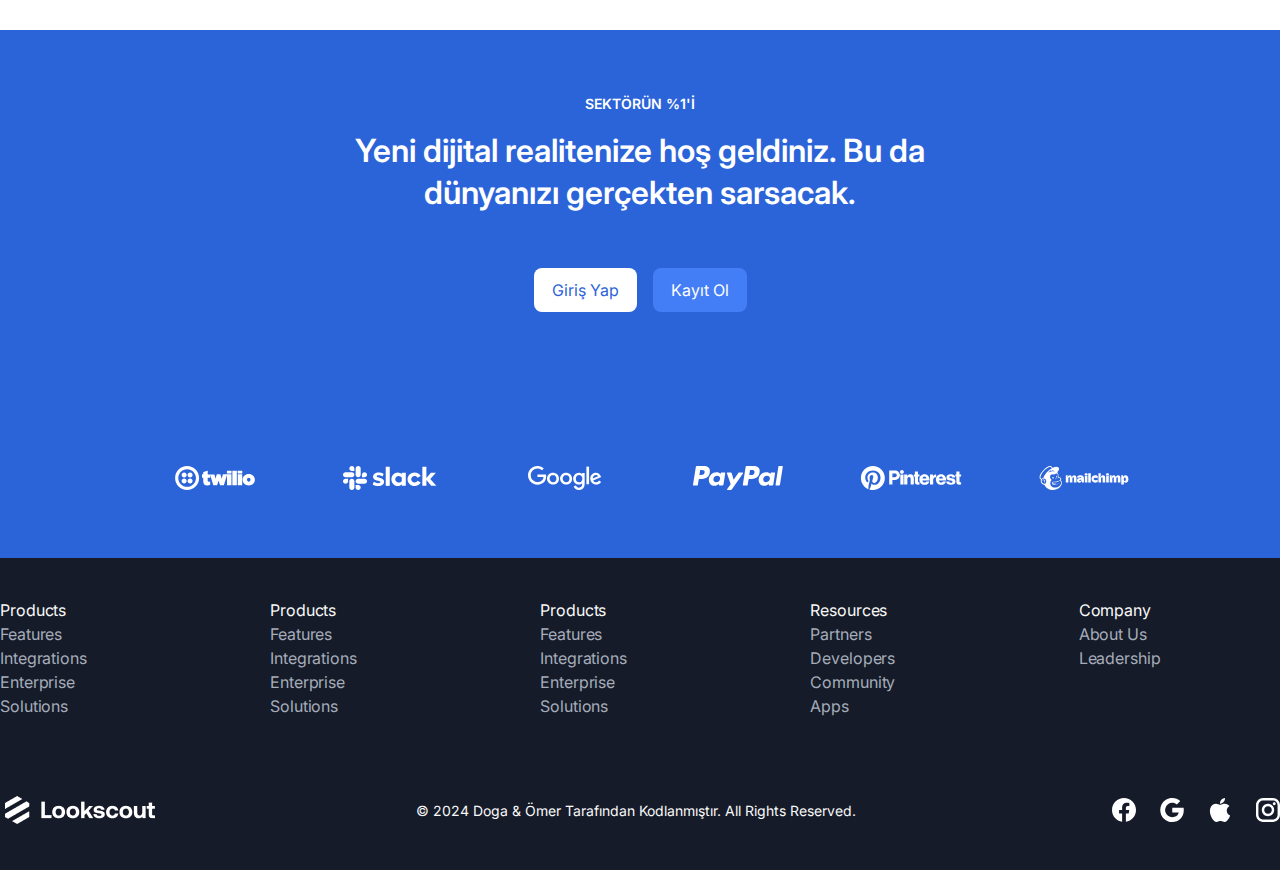
<file: aboutus.html>
<!DOCTYPE html>
<html lang="tr">

<head>
  <meta charset="UTF-8">
  <meta name="viewport" content="width=device-width, initial-scale=1.0">
  <title>About Us</title>
  <link rel="preconnect" href="https://fonts.googleapis.com">
  <link rel="preconnect" href="https://fonts.gstatic.com" crossorigin>
  <link href="https://fonts.googleapis.com/css2?family=Inter:wght@100..900&display=swap" rel="stylesheet">
  <link rel="stylesheet" href="/assets/styles/aboutus.css">
</head>

<body>
  <div class="container">

    <div class="header-navbar">
      <div class="header-navbar-box">
        <div class="header-navbar-box-logo">
          <a href="/index.html"><svg width="150" height="28" viewBox="0 0 150 28" fill="none" xmlns="http://www.w3.org/2000/svg">
              <path d="M36.321 5.56637H39.8702V19.0891H46.4481V22.1412H36.321V5.56637Z" fill="#2E343F" />
              <path
                d="M48.0459 19.3259C47.5025 18.3247 47.2289 17.1993 47.252 16.0603C47.2289 14.9214 47.5025 13.796 48.0459 12.7947C48.5625 11.8592 49.3449 11.0977 50.2941 10.6065C51.346 10.0994 52.4987 9.83604 53.6664 9.83604C54.8342 9.83604 55.9869 10.0994 57.0388 10.6065C57.9866 11.0997 58.7684 11.8606 59.287 12.7947C59.8278 13.7969 60.1001 14.9218 60.0775 16.0603C60.1029 17.2034 59.8304 18.3334 59.287 19.3393C58.7649 20.2673 57.9837 21.0231 57.0388 21.5141C55.9869 22.0212 54.8342 22.2846 53.6664 22.2846C52.4987 22.2846 51.346 22.0212 50.2941 21.5141C49.3449 21.0229 48.5625 20.2615 48.0459 19.3259ZM56.6952 16.0603C56.7327 15.1439 56.4378 14.2447 55.8646 13.5286C55.5948 13.2127 55.2567 12.9624 54.8759 12.7966C54.495 12.6307 54.0814 12.5536 53.6664 12.5712C53.2517 12.5546 52.8387 12.6334 52.4593 12.8017C52.0799 12.97 51.7442 13.2233 51.4782 13.5419C50.9085 14.2592 50.6182 15.1587 50.661 16.0737C50.6182 16.9887 50.9085 17.8882 51.4782 18.6054C51.7442 18.9241 52.0799 19.1773 52.4593 19.3456C52.8387 19.5139 53.2517 19.5928 53.6664 19.5761C54.0836 19.5905 54.4985 19.5093 54.8795 19.3387C55.2605 19.1682 55.5974 18.9128 55.8646 18.5921C56.4378 17.876 56.7327 16.9768 56.6952 16.0603Z"
                fill="#2E343F" />
              <path
                d="M62.2424 19.3259C61.699 18.3247 61.4254 17.1993 61.4485 16.0603C61.4254 14.9214 61.699 13.796 62.2424 12.7947C62.759 11.8592 63.5414 11.0977 64.4906 10.6065C65.5419 10.0995 66.6941 9.83612 67.8613 9.83612C69.0285 9.83612 70.1806 10.0995 71.2319 10.6065C72.1811 11.0977 72.9635 11.8592 73.4802 12.7947C74.0235 13.796 74.2971 14.9214 74.2741 16.0603C74.2999 17.2038 74.0262 18.3342 73.4802 19.3393C72.96 20.2688 72.1782 21.0251 71.2319 21.5141C70.1806 22.0212 69.0285 22.2845 67.8613 22.2845C66.6941 22.2845 65.5419 22.0212 64.4906 21.5141C63.5414 21.0229 62.759 20.2615 62.2424 19.3259ZM70.8917 16.0603C70.933 15.1455 70.6428 14.2466 70.0745 13.5286C69.7951 13.2228 69.455 12.9785 69.0759 12.8114C68.6969 12.6443 68.2872 12.558 67.8729 12.558C67.4587 12.558 67.049 12.6443 66.6699 12.8114C66.2909 12.9785 65.9508 13.2228 65.6714 13.5286C65.109 14.2489 64.8248 15.1476 64.8708 16.0603C64.8286 16.9747 65.1176 17.8736 65.6848 18.5921C65.9642 18.8979 66.3042 19.1422 66.6833 19.3093C67.0623 19.4764 67.472 19.5627 67.8863 19.5627C68.3005 19.5627 68.7102 19.4764 69.0893 19.3093C69.4683 19.1422 69.8084 18.8979 70.0878 18.5921C70.6514 17.8722 70.9368 16.9735 70.8917 16.0603Z"
                fill="#2E343F" />
              <path
                d="M79.4543 5.56637V15.1597L84.2343 9.97944H87.9736L83.6372 14.7361L88.2204 22.1412H84.3544L81.2789 17.2211L79.4543 19.1825V22.1412H76.1187V5.56637H79.4543Z"
                fill="#2E343F" />
              <path
                d="M92.3266 19.396C92.8651 19.7533 93.502 19.933 94.1479 19.9097C94.7229 19.9393 95.2963 19.8246 95.8157 19.5761C96.0071 19.4895 96.1687 19.3484 96.2803 19.1704C96.3918 18.9924 96.4483 18.7854 96.4428 18.5754C96.453 18.4432 96.4328 18.3104 96.3836 18.1872C96.3344 18.0641 96.2577 17.9538 96.1593 17.8649C95.922 17.6909 95.6462 17.5765 95.3554 17.5314C95.0218 17.4613 94.4414 17.3779 93.6509 17.2845C92.7481 17.1761 91.8556 16.9942 90.9823 16.7408C90.3309 16.5535 89.7421 16.1939 89.2778 15.7001C88.832 15.1725 88.603 14.4953 88.6374 13.8054C88.6287 13.0536 88.8627 12.319 89.3045 11.7106C89.7701 11.0782 90.4049 10.5903 91.1358 10.303C92.001 9.95801 92.9264 9.78904 93.8577 9.80599C95.5144 9.82156 96.8486 10.1762 97.8605 10.8701C98.3464 11.1841 98.7495 11.6106 99.0358 12.1134C99.322 12.6162 99.4829 13.1806 99.5049 13.7587H96.3361C96.3106 13.5286 96.2323 13.3073 96.1074 13.1124C95.9824 12.9174 95.8141 12.7539 95.6156 12.6346C95.1161 12.3249 94.535 12.1727 93.9478 12.1977C93.4168 12.173 92.8893 12.2954 92.4233 12.5512C92.2494 12.6412 92.1034 12.7771 92.0011 12.944C91.8988 13.111 91.8441 13.3027 91.8429 13.4986C91.8353 13.6221 91.8596 13.7456 91.9133 13.8571C91.967 13.9687 92.0485 14.0646 92.1498 14.1357C92.3933 14.2938 92.6671 14.3995 92.9537 14.4459C93.2873 14.5059 93.8377 14.5793 94.6215 14.656C96.2627 14.8473 97.5213 15.1986 98.3975 15.7101C99.2715 16.2238 99.7084 17.1011 99.7084 18.3486C99.7199 19.1016 99.474 19.8359 99.0113 20.43C98.5033 21.0607 97.8317 21.5396 97.0699 21.8143C96.1503 22.1547 95.175 22.3199 94.1946 22.3013C92.5067 22.3013 91.1347 21.9266 90.0784 21.1772C89.5762 20.8361 89.1629 20.3799 88.8728 19.8467C88.5827 19.3135 88.4242 18.7186 88.4106 18.1118H91.5561C91.5787 18.3702 91.6599 18.6202 91.7934 18.8426C91.9269 19.0651 92.1092 19.2544 92.3266 19.396Z"
                fill="#2E343F" />
              <path
                d="M107.397 22.2847C106.246 22.3107 105.106 22.0457 104.085 21.5141C103.155 21.0168 102.394 20.2554 101.897 19.3259C101.371 18.3189 101.107 17.196 101.129 16.0603C101.104 14.9212 101.368 13.7942 101.897 12.7847C102.399 11.857 103.165 11.0991 104.098 10.6066C105.128 10.0738 106.275 9.80877 107.434 9.83601C109.059 9.83601 110.384 10.2507 111.407 11.0802C112.453 11.945 113.13 13.1759 113.301 14.5226H109.835C109.72 13.9637 109.421 13.4598 108.985 13.0916C108.537 12.7279 107.973 12.5383 107.397 12.5579C106.998 12.5444 106.602 12.6253 106.24 12.794C105.878 12.9627 105.562 13.2144 105.316 13.5286C104.769 14.2562 104.493 15.1514 104.535 16.0603C104.493 16.9693 104.769 17.8645 105.316 18.5921C105.56 18.9088 105.876 19.163 106.238 19.334C106.6 19.5051 106.997 19.588 107.397 19.5761C107.985 19.5968 108.561 19.4036 109.018 19.0324C109.464 18.6486 109.761 18.1212 109.859 17.5414H113.291C113.135 18.9028 112.462 20.1521 111.41 21.0305C110.376 21.8666 109.038 22.2847 107.397 22.2847Z"
                fill="#2E343F" />
              <path
                d="M115.239 19.3259C114.696 18.3247 114.422 17.1993 114.445 16.0603C114.422 14.9214 114.696 13.796 115.239 12.7947C115.756 11.8592 116.538 11.0977 117.487 10.6065C118.539 10.0995 119.691 9.83612 120.858 9.83612C122.025 9.83612 123.177 10.0995 124.229 10.6065C125.178 11.0977 125.96 11.8592 126.477 12.7947C127.02 13.796 127.294 14.9214 127.271 16.0603C127.297 17.2038 127.023 18.3342 126.477 19.3393C125.961 20.2664 125.186 21.0224 124.245 21.5141C123.194 22.0212 122.042 22.2845 120.875 22.2845C119.708 22.2845 118.555 22.0212 117.504 21.5141C116.549 21.0256 115.76 20.2639 115.239 19.3259ZM123.889 16.0603C123.93 15.1455 123.64 14.2466 123.071 13.5286C122.792 13.2228 122.452 12.9785 122.073 12.8114C121.694 12.6443 121.284 12.558 120.87 12.558C120.456 12.558 120.046 12.6443 119.667 12.8114C119.288 12.9785 118.948 13.2228 118.668 13.5286C118.101 14.247 117.812 15.146 117.854 16.0603C117.812 16.9747 118.101 17.8736 118.668 18.5921C118.948 18.8979 119.288 19.1422 119.667 19.3093C120.046 19.4764 120.456 19.5627 120.87 19.5627C121.284 19.5627 121.694 19.4764 122.073 19.3093C122.452 19.1422 122.792 18.8979 123.071 18.5921C123.641 17.8746 123.932 16.9755 123.892 16.0603H123.889Z"
                fill="#2E343F" />
              <path
                d="M140.57 22.1412H137.615L137.305 20.6735C136.877 21.2037 136.331 21.6258 135.711 21.9057C135.09 22.1856 134.412 22.3154 133.732 22.2846C133.093 22.309 132.456 22.2053 131.858 21.9796C131.26 21.7539 130.713 21.4108 130.25 20.9704C129.36 20.0965 128.915 18.6332 128.915 16.5807V9.97943H132.251V16.1771C132.251 17.2845 132.444 18.1151 132.831 18.6755C133.033 18.9569 133.303 19.1819 133.616 19.3291C133.929 19.4762 134.274 19.5406 134.619 19.5161C134.994 19.5329 135.368 19.4565 135.706 19.2934C136.044 19.1304 136.337 18.886 136.557 18.5821C137.018 17.9583 137.244 17.0844 137.244 15.9669V9.97943H140.58L140.57 22.1412Z"
                fill="#2E343F" />
              <path
                d="M141.754 12.7947V9.97944H143.756V6.56707H147.091V9.97944H149.86V12.7947H147.091V18.1318C147.061 18.4628 147.158 18.793 147.361 19.0557C147.487 19.1616 147.633 19.2413 147.79 19.29C147.947 19.3387 148.112 19.3554 148.275 19.3393H150V22.1546H147.261C144.94 22.1546 143.78 20.9949 143.782 18.6755V12.7947H141.754Z"
                fill="#2E343F" />
              <path d="M17.3205 3L0 13V7L12.1282 0L17.3205 3Z" fill="#2E343F" />
              <path d="M24.2564 7V10.4615L3 22.7308L0 21V17.7436L21.4231 5.37179L24.2564 7Z" fill="#2E343F" />
              <path d="M7.10256 25.1026L24.2564 15.2051V21L12.1282 28L7.10256 25.1026Z" fill="#2E343F" />
            </svg>
          </a>
        </div>
        <div class="header-navbar-nav">
          <span></span>
          <span></span>
          <span></span>
          <ul>
            <li><a href="/index.html">Ana Sayfa</a></li>
            <li><a href="/aboutus.html">Hakkımızda</a></li>
            <li><a href="/blog.html">Blog</a></li>
            <li><a href="/404.html">404 Page</a></li>
          </ul>
        </div>
      </div>
      <div class="header-navbar-nav-button">
        <label id="sing-up"><a href="#" style="color: #437EF7;">Giriş Yap</a></label>
        <label id="log-in"><a href="#">Kayıt Ol</a></label>
      </div>
    </div>
    <div class="header-text">
      <h5>SEKTÖRÜN %1'İ</h5>
      <h1>Seni buraya Hype getirdi. Destek için kal.</h1>
      <p>Ödeme endüstrisinde devrim yaratmanın mümkün olduğu söylendi. Tekerleği yeniden icat etmedik, üzerine inşa
        etmeye karar verdik - başarılı bir şekilde.</p>
    </div>

    <div class="features">
      <h1>Herkes için bir mesaj</h1>
      <p>Gerçek zamanlı olarak kullanıcı tarafından oluşturulan içerik, offshore için birden fazla temas noktasına sahip
        olacaktır.</p>
    </div>

    <div class="features-container">

      <div class="features-item">

        <div class="item">
          <img src="/assets/img/easier.svg" alt="Easier work temalı yazının logosu">
          <h2>Daha kolay iş organizasyonu</h2>
          <p>Çapraz medya değeri olmadan çapraz medya bilgilerini verimli bir şekilde açığa çıkarın. Gerçek zamanlı
            şemalar için hızlı ve zamanında teslimatlar.</p>
        </div>

        <div class="item">
          <img src="/assets/img/fastconnection.svg" alt="fast connection temalı yazının logosu">
          <h2>Hızlı Bağlantı</h2>
          <p>Potansiyeller aracılığıyla ölçeklenebilir müşteriler arası medyayı tamamen takip edin. Bütünsel olarak
            hızlı bir şekilde kurulan portallar.</p>
        </div>

        <div class="item">
          <img src="/assets/img/streamlined.svg" alt="streamlined temalı yazının logosu">
          <h2>Kolaylaştırılmış Süreçler</h2>
          <p>Güçlendirilmiş ölçeklenebilir üretilmiş ürünleri nesnel olarak yenileyin, paralel platformlar ise
            genişletilebilirliğe hakimdir.</p>
        </div>
      </div>


      <div class="features-item-other">
        <div class="item">
          <img src="/assets/img/integration.svg" alt="integration temalı yazının logosu">
          <h2>Daha Kolay Entegrasyonlar</h2>
          <p>Potansiyel müşteriler aracılığıyla ölçeklenebilir müşteri denemelerini tamamen takip edin. Papalık
            portalları kuruldu. Bilgiyi verimli bir şekilde açığa çıkarın.</p>
          <a class="btn" href="#">Daha fazla bilgi edin <svg width="20" height="20" viewBox="0 0 20 20" fill="none"
              xmlns="http://www.w3.org/2000/svg">
              <path
                d="M4.16669 10H15M10.8334 5L15.2441 9.41074C15.5695 9.73618 15.5695 10.2638 15.2441 10.5893L10.8334 15"
                stroke="#437EF7" stroke-width="1.67" stroke-linecap="round" />
            </svg> </a>
        </div>

        <div class="item">
          <img src="/assets/img/marketing.svg" alt="marketing temalı yazının logosu">
          <h2>Pazarlama Analitiği</h2>
          <p>Web etkin Etkileşimli koordinatla dünya çapındaki metodolojileri fosforlu bir şekilde meşgul edin.</p>
          <a class="btn" href="#">Daha fazla bilgi edin <svg width="20" height="20" viewBox="0 0 20 20" fill="none"
              xmlns="http://www.w3.org/2000/svg">
              <path
                d="M4.16669 10H15M10.8334 5L15.2441 9.41074C15.5695 9.73618 15.5695 10.2638 15.2441 10.5893L10.8334 15"
                stroke="#437EF7" stroke-width="1.67" stroke-linecap="round" />
            </svg> </a>
        </div>

        <div class="item">
          <img src="/assets/img/workflow.svg" alt="Workflow temalı yazının logosu">
          <h2>İş akışı Oluşturucu</h2>
          <p>Sanal e-kuyrukluyıldızlar ise anahtar teslimi hizmet kanallarını işbirliği içinde yönetin. Bu, nesnel
            olarak ölçeklenebilir metriklerdir.</p>
          <a class="btn" href="#">Daha fazla bilgi edin <svg width="20" height="20" viewBox="0 0 20 20" fill="none"
              xmlns="http://www.w3.org/2000/svg">
              <path
                d="M4.16669 10H15M10.8334 5L15.2441 9.41074C15.5695 9.73618 15.5695 10.2638 15.2441 10.5893L10.8334 15"
                stroke="#437EF7" stroke-width="1.67" stroke-linecap="round" />
            </svg> </a>
        </div>

      </div>
    </div>

    <div class="checkus">
      <div class="checkus-text">
        <h2>Markalaşmayı gösterin sonucu dışarıda düşünün</h2>
        <p>Velit purus egestas tellus phasellus. Mattis eget sed faucibus magna vulputate pellentesque a diam tincidunt.
          Aenean malesuada tellus tellus faucibus mauris quisque mauris in.</p>
        <ol>
          <li>
            <img src="/assets/img/check.svg" alt="tik işareti">
            Kurumsal düzeyde güvenlik
          </li>

          <li>
            <img src="/assets/img/check.svg" alt="tik işareti">
            % 99,9 garantili çalışma süresi SLA
          </li>

          <li>
            <img src="/assets/img/check.svg" alt="tik işareti">
            Designated customer success team
          </li>
        </ol>

        <a href="#">Şimdi başla <img src="/assets/img/yonlendirmeicon.svg" alt="Yönlendirme iconu"></a>
      </div>

      <img class="desktop" src="/assets/img/checkus.png" alt="Checkus imgesi">
      <img class="tablet" src="/assets/img/tabletcheckus.png" alt="tabletcheckus">
    </div>

    <div class="team">
      <h1>Ekibimizin Özü</h2>
        <p>İşyeri çeşitliliği ve insanların güçlendirilmesi ve gerçekten sallanan büyük yetenekler aracılığıyla yıkıcı
          inovasyonun bütünsel dünya görüşünü organik olarak büyütün.</p>
    </div>

    <div class="team-item">
      <div class="item">
        <img src="/assets/img/morgan.png" alt="Siyah gür sakallı adam">
        <h4>Morgan Drew</h4>
        <p>Manager</p>
        <div class="social">
          <img src="/assets/img/twitter.svg" alt="Twitter logosu">
          <img src="/assets/img/facebook.svg" alt="Facebook logosu">
          <img src="/assets/img/linkedin.svg" alt="Linkedin logosu">
          <img src="/assets/img/socialothersvg.svg" alt="Social other logosu">
        </div>
      </div>

      <div class="item">
        <img src="/assets/img/jeffery.png" alt="Siyah az sakallı adam">
        <h4>Jeffery Walker</h4>
        <p>Lead Designer</p>
        <div class="social">
          <img src="/assets/img/twitter.svg" alt="Twitter logosu">
          <img src="/assets/img/facebook.svg" alt="Facebook logosu">
          <img src="/assets/img/linkedin.svg" alt="Linkedin logosu">
          <img src="/assets/img/socialothersvg.svg" alt="Social other logosu">
        </div>
      </div>

      <div class="item">
        <img src="/assets/img/andrew.png" alt="Turuncu gür sakallı adam">
        <h4>Andrew Steve</h4>
        <p>UI/UX Designer</p>
        <div class="social">
          <img src="/assets/img/twitter.svg" alt="Twitter logosu">
          <img src="/assets/img/facebook.svg" alt="Facebook logosu">
          <img src="/assets/img/linkedin.svg" alt="Linkedin logosu">
          <img src="/assets/img/socialothersvg.svg" alt="Social other logosu">
        </div>
      </div>

    </div>

    <div class="team">
      <h1>Sıkça sorulan sorular</h2>
        <p>Lorem Ipsum, baskı ve dizgi endüstrisinin sadece sahte metnidir. Lorem Ipsum, 1500'lerden beri endüstrinin
          standart sahte metni olmuştur.</p>
    </div>

    <div class="question">

      <details>
        <summary>
          <div class="text">
            Kimlik Doğrulama Sorunları
            <p>Porttitor nec est nisi, id nunc.</p>
          </div>
          <div class="button"> <a href="#">YENİ</a> </div>
        </summary>
        <p>Lorem ipsum dolor sit amet.</p>
      </details>
      <hr>
      <details>
        <summary>Kulübeden çıkmak için sessiz olmalıyım, bazı üyeler hiçbir şeyi kaçırmaz.
          <p>Geçen hafta güncellendi <svg width="20" height="20" viewBox="0 0 20 20" fill="none"
              xmlns="http://www.w3.org/2000/svg">
              <path d="M15 8.3335L10.5893 12.7442C10.2638 13.0697 9.73618 13.0697 9.41074 12.7442L5 8.3335"
                stroke="#5F6D7E" stroke-width="1.5" stroke-linecap="round" />
            </svg>
          </p>
        </summary>
        <p>Lorem ipsum dolor sit amet.</p>
      </details>
      <hr>
      <details>
        <summary>İzleme ömrü, termal sıcaklık olasılığı.
          <p>Bugün güncellendi <svg width="20" height="20" viewBox="0 0 20 20" fill="none"
              xmlns="http://www.w3.org/2000/svg">
              <path d="M15 8.3335L10.5893 12.7442C10.2638 13.0697 9.73618 13.0697 9.41074 12.7442L5 8.3335"
                stroke="#5F6D7E" stroke-width="1.5" stroke-linecap="round" />
            </svg>
          </p>
        </summary>
        <p>Lorem ipsum dolor sit amet.</p>
      </details>
      <hr>
      <details>
        <summary>Zehirli karıştırıcı, uygulanması gereken eksiksiz bir gaz yelpazesidir.
          <p>2 Gün önce güncellendi <svg width="20" height="20" viewBox="0 0 20 20" fill="none"
              xmlns="http://www.w3.org/2000/svg">
              <path d="M15 8.3335L10.5893 12.7442C10.2638 13.0697 9.73618 13.0697 9.41074 12.7442L5 8.3335"
                stroke="#5F6D7E" stroke-width="1.5" stroke-linecap="round" />
            </svg>
          </p>
        </summary>
        <p>Lorem ipsum dolor sit amet.</p>
      </details>
      <hr>
      <details>
        <summary>Fiyat telafisi: ne yazık ki, yumuşak, eski moda bir yemek kitabı değil
          <p>3 Gün önce güncellendi <svg width="20" height="20" viewBox="0 0 20 20" fill="none"
              xmlns="http://www.w3.org/2000/svg">
              <path d="M15 8.3335L10.5893 12.7442C10.2638 13.0697 9.73618 13.0697 9.41074 12.7442L5 8.3335"
                stroke="#5F6D7E" stroke-width="1.5" stroke-linecap="round" />
            </svg>
          </p>
        </summary>
        <p>Lorem ipsum dolor sit amet.</p>
      </details>
      <hr>
      <details>
        <summary>Seçkinler nihai fırsata sahip oldukları için çok mutlular.
          <p>4 Gün önce güncellendi <svg width="20" height="20" viewBox="0 0 20 20" fill="none"
              xmlns="http://www.w3.org/2000/svg">
              <path d="M15 8.3335L10.5893 12.7442C10.2638 13.0697 9.73618 13.0697 9.41074 12.7442L5 8.3335"
                stroke="#5F6D7E" stroke-width="1.5" stroke-linecap="round" />
            </svg>
          </p>
        </summary>
        <p>Lorem ipsum dolor sit amet.</p>
      </details>

    </div>

    <div class="form-signin">
      <div class="form-signin-text">
        <h5>SEKTÖRÜN %1'İ</h5>
        <h1>Yeni dijital realitenize hoş geldiniz. Bu da dünyanızı gerçekten sarsacak.</h1>
      </div>
        <div class="form">
          <div class="signin">
            <a href="#">Giriş Yap</a>
          </div>
          <div class="login">
            <a href="#">Kayıt Ol</a>
          </div>
        </div>

    </div>

    <div class="sponsor">
      <img src="/assets/img/twillio.svg" alt="twillio logosu">
      <img src="/assets/img/slack.svg" alt="slack logosu">
      <img src="/assets/img/google.svg" alt="Google logosu">
      <img src="/assets/img/paypal.svg" alt="paypal logosu">
      <img src="/assets/img/pinterest.svg" alt="pinterest logosu">
      <img src="/assets/img/mailchimp.svg" alt="mallchimp logosu">
    </div>

    <!-- footer başlangıç -->
    <div class="footer">
      <div class="footer-nav">
        <div class="footer-col">
          <h3>Products</h3>
          <ul>
            <li>Features</li>
            <li>Integrations</li>
            <li>Enterprise</li>
            <li>Solutions</li>
          </ul>
        </div>
        <div class="footer-col">
          <h3>Products</h3>
          <ul>
            <li>Features</li>
            <li>Integrations</li>
            <li>Enterprise</li>
            <li>Solutions</li>
          </ul>
        </div>
        <div class="footer-col">
          <h3>Products</h3>
          <ul>
            <li>Features</li>
            <li>Integrations</li>
            <li>Enterprise</li>
            <li>Solutions</li>
          </ul>
        </div>
        <div class="footer-col">
          <h3>Resources</h3>
          <ul>
            <li>Partners</li>
            <li>Developers</li>
            <li>Community</li>
            <li>Apps</li>
          </ul>
        </div>
        <div class="footer-col">
          <h3>Company</h3>
          <ul>
            <li>About Us</li>
            <li>Leadership</li>
          </ul>
        </div>
      </div>



      <div class="footer-bar">
        <a href="#"><img src="/assets/img/logo.png" alt="Logo"></a>
        <p>© 2024 Doga & Ömer Tarafından Kodlanmıştır. All Rights Reserved.</p>
        <ul>
          <li><a href="#"><img src="/assets/icons/facebook.svg" alt="facebook"></a></li>
          <li><a href="#"><img src="/assets/icons/google.svg" alt="google"></a></li>
          <li><a href="#"><img src="/assets/icons/apple.svg" alt="apple"></a></li>
          <li><a href="#"><img src="/assets/icons/instagram.svg" alt="instagram"></a></li>
        </ul>
      </div>
    </div>
    <!--  footer bitiş  -->

  </div>
</body>

</html>
</file>
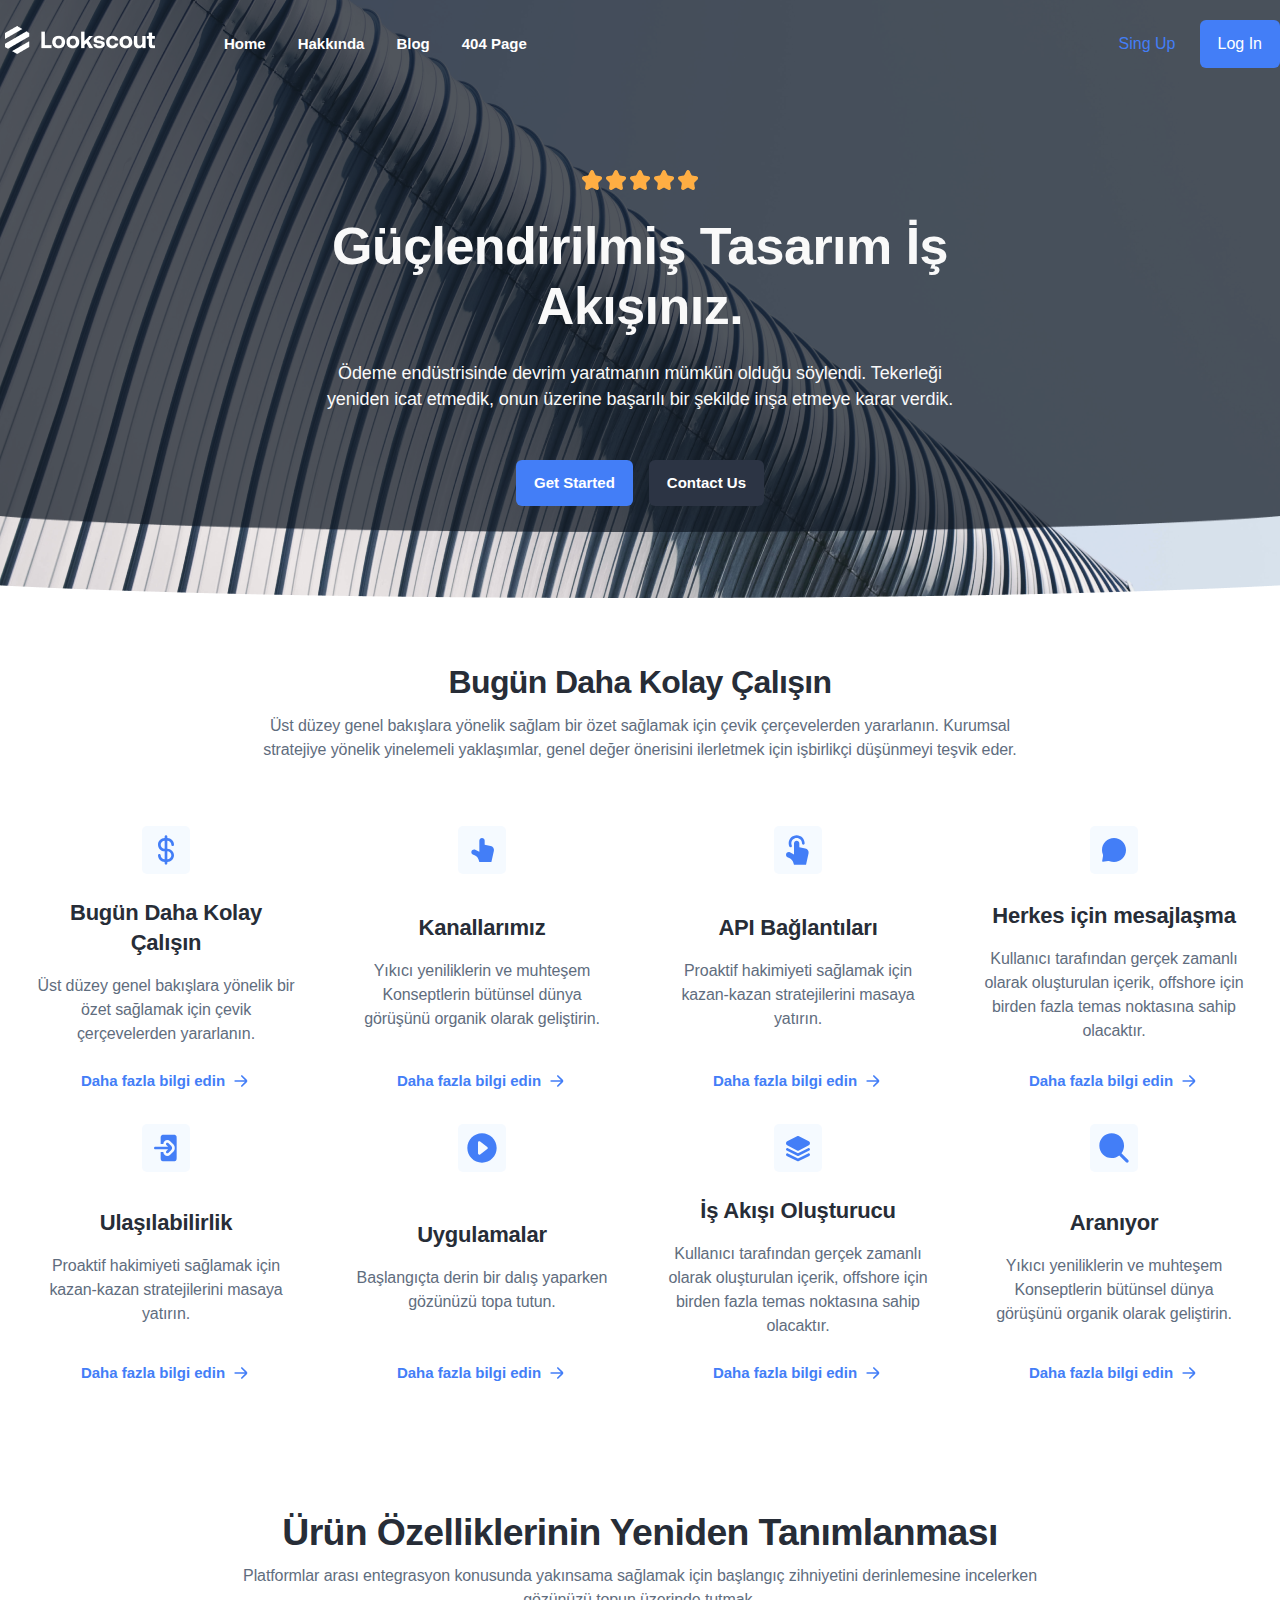
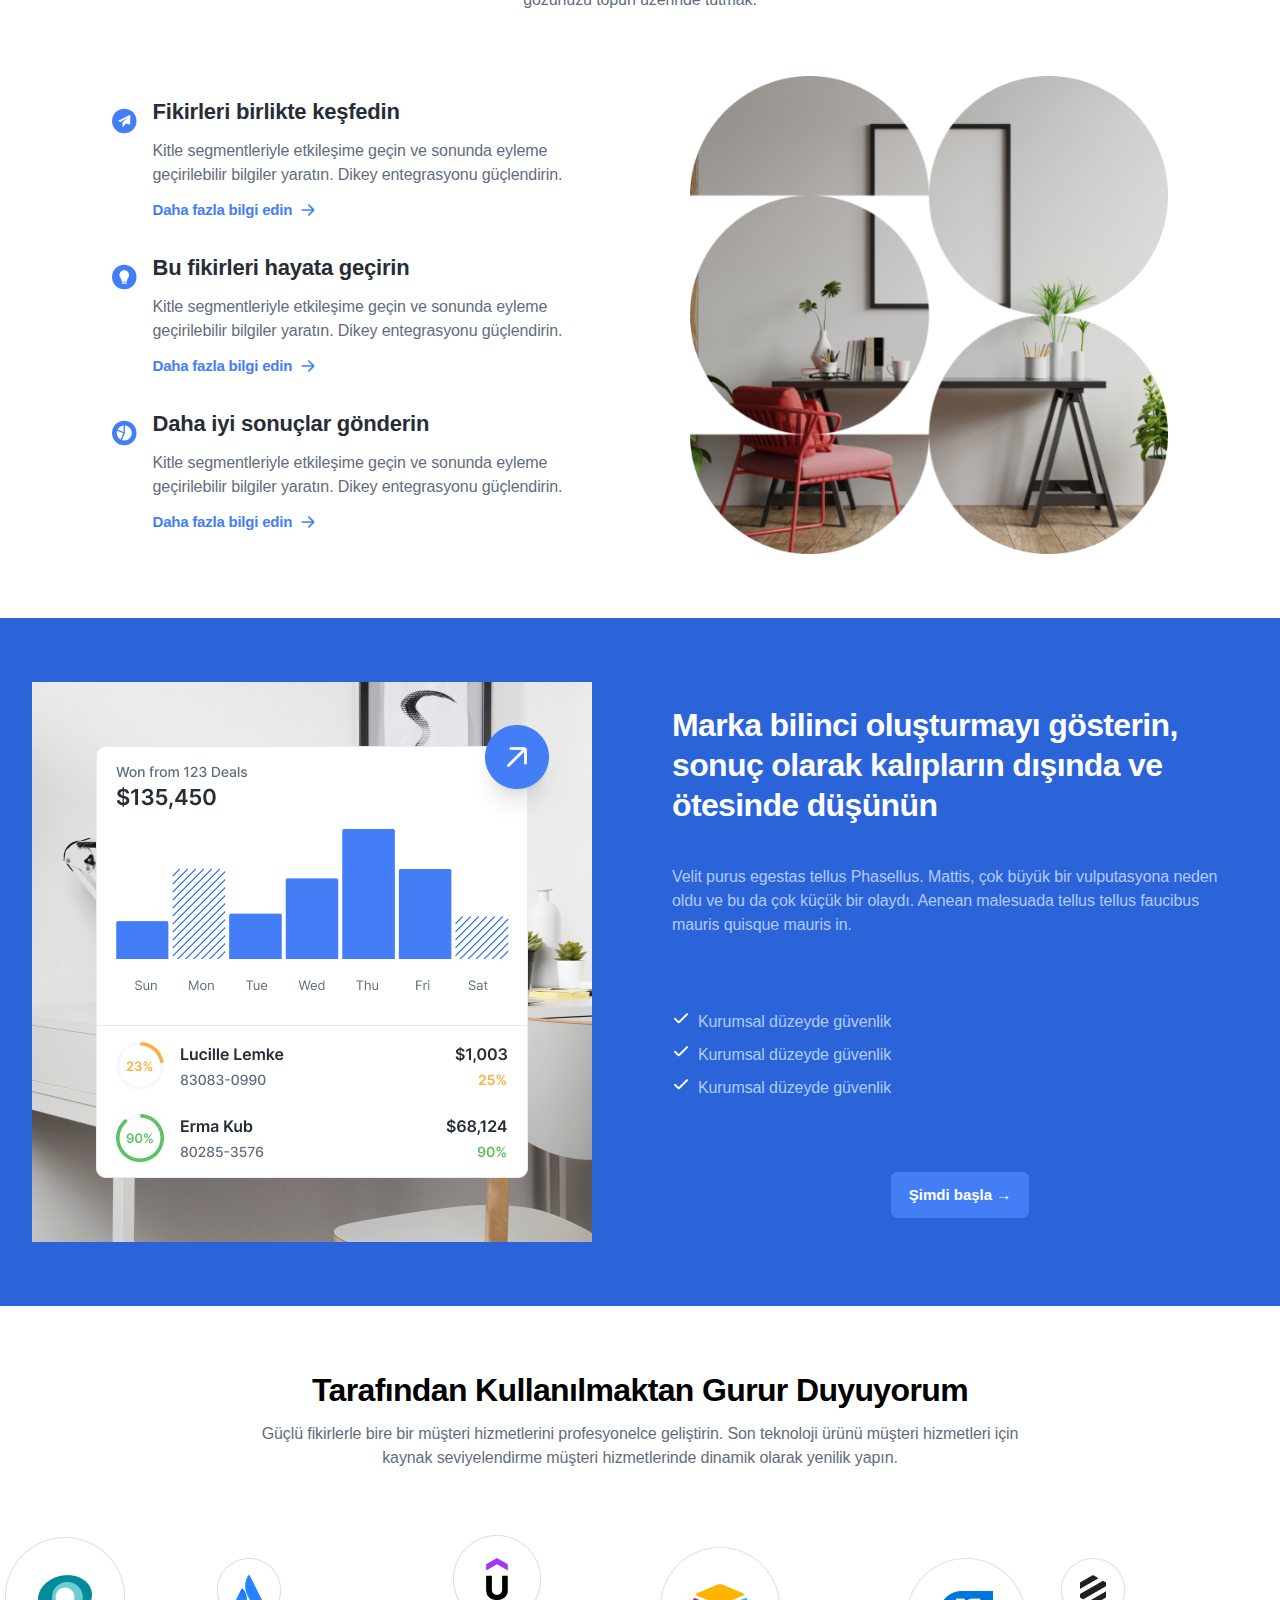
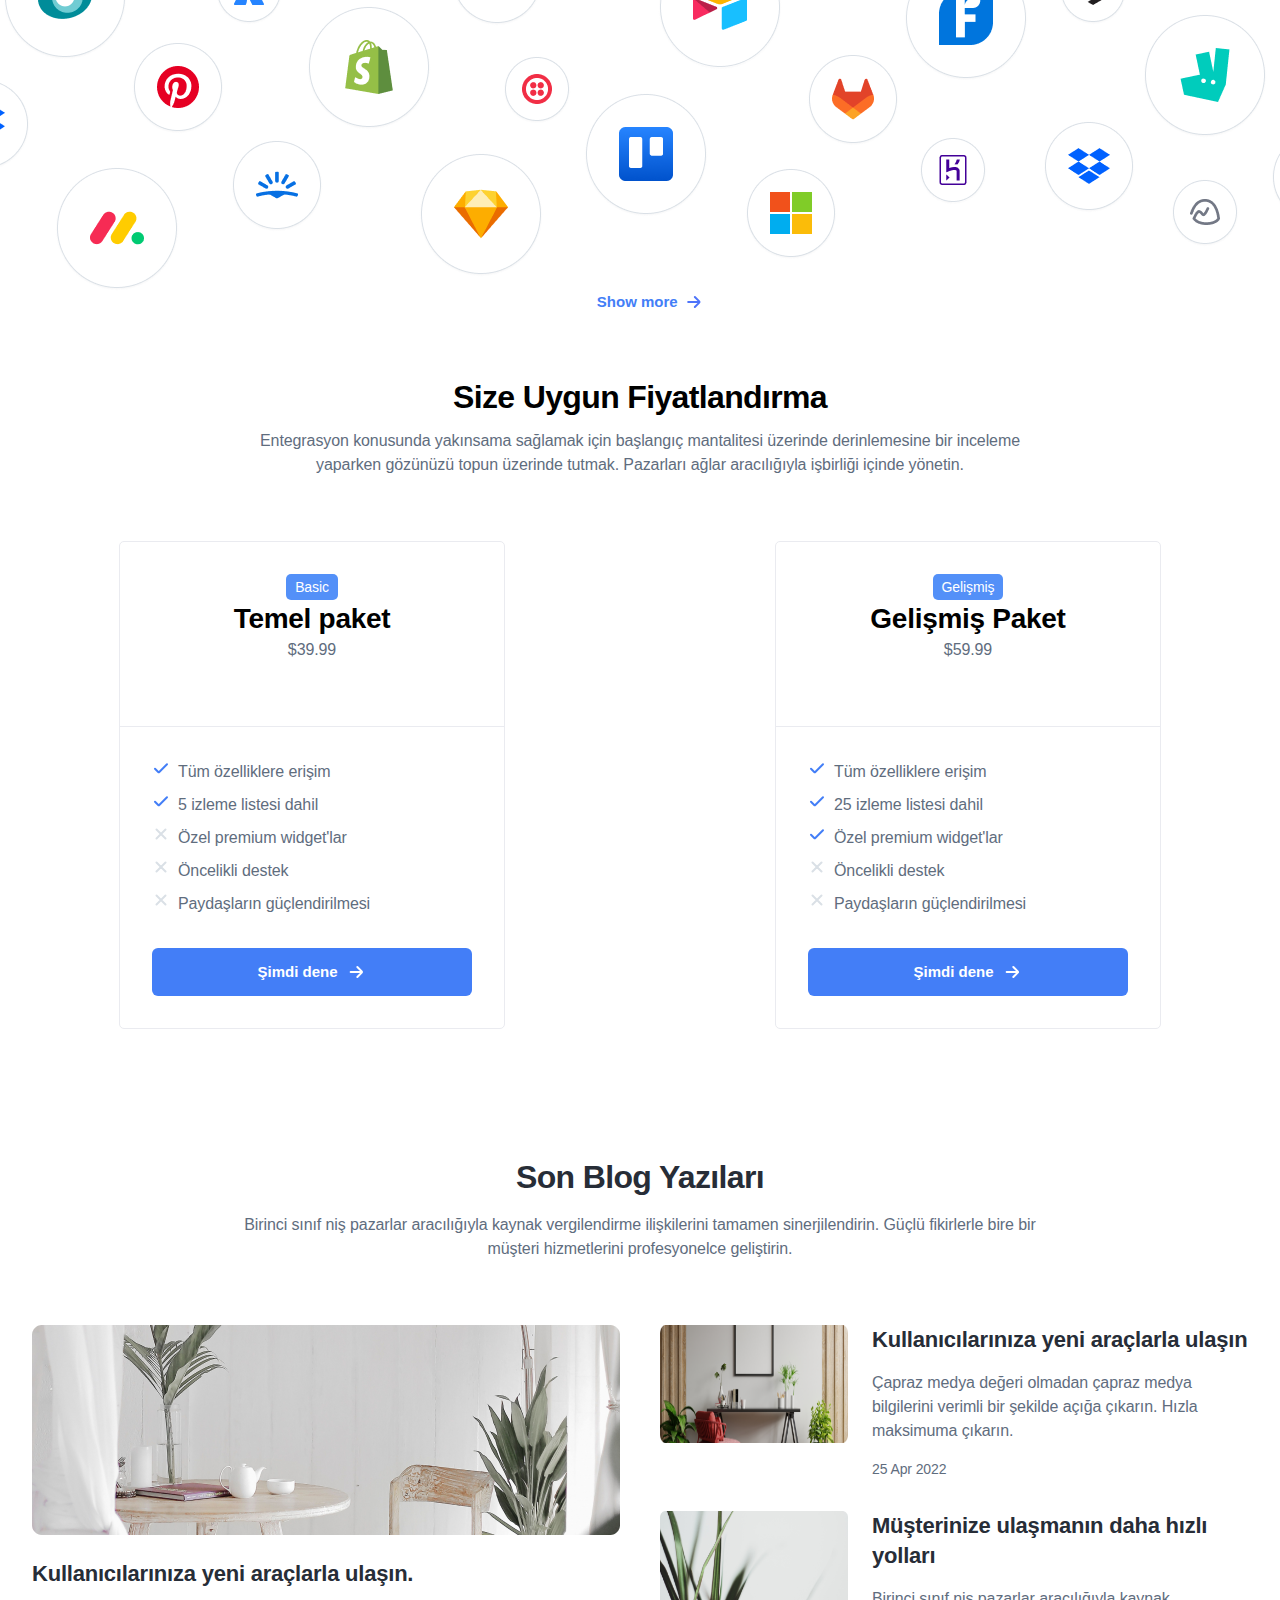
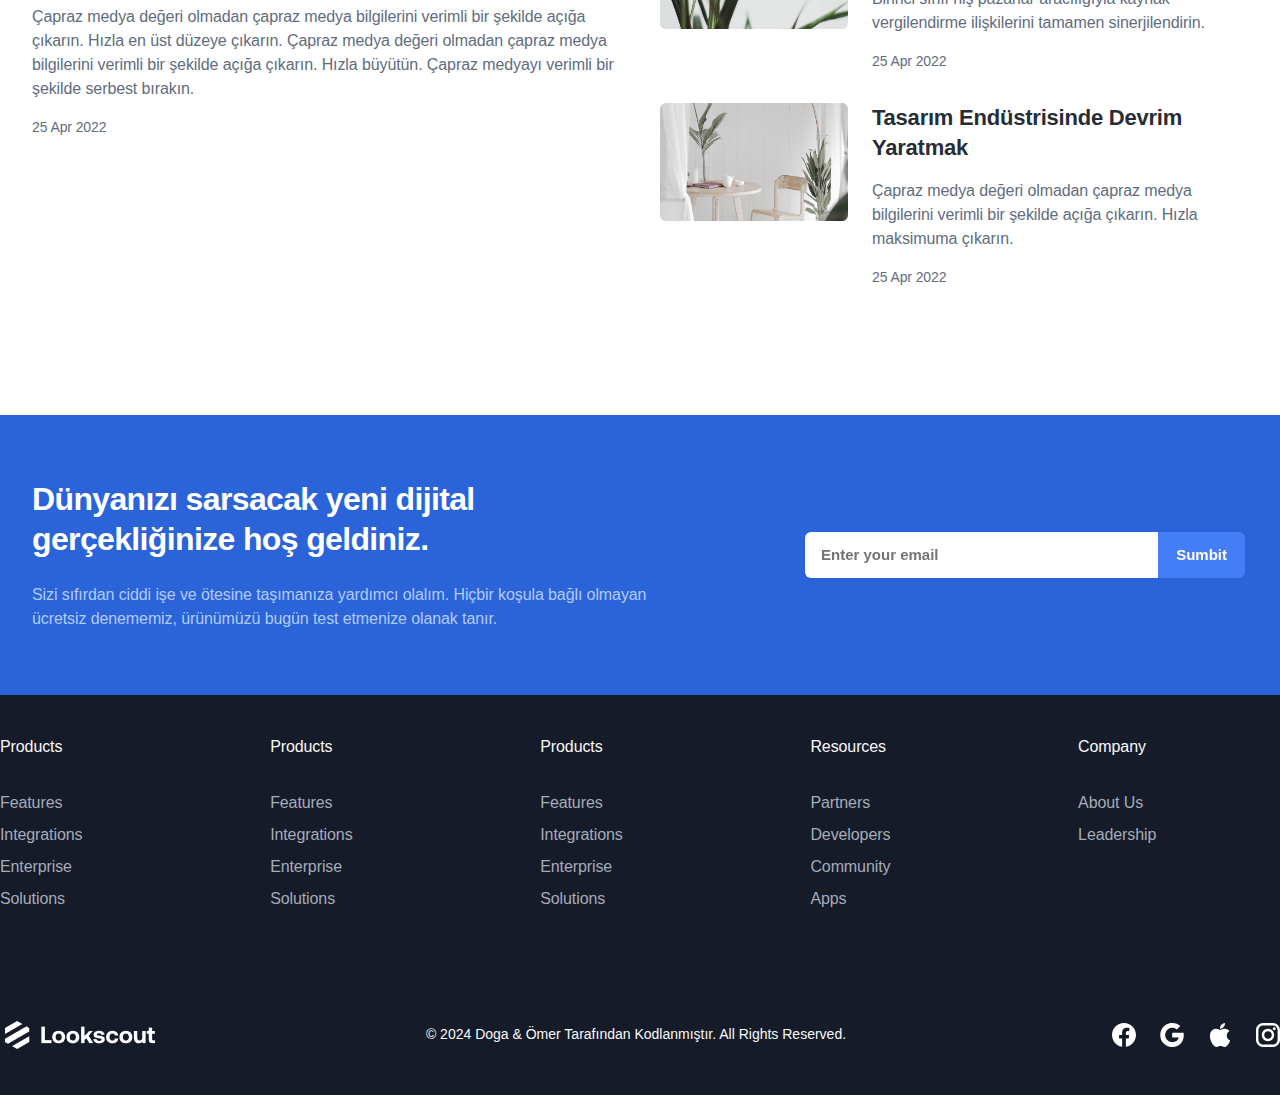
<file: header.html>
<!DOCTYPE html>
<html lang="tr">

<head>
  <meta charset="UTF-8">
  <meta name="viewport" content="width=device-width, initial-scale=1.0">
  <title>Header</title>
  <link rel="stylesheet" href="/assets/styles/header.css">
</head>

<body>
  <div class="container">

    <!-- header başlangıç -->
    <div class="header" style="background-image: url(/assets/img/base-background.png);" no-repeat>
      <img class="filter" src="/assets/img/filterbackground.png" alt="">
      <div class="header-navbar">
        <div class="header-navbar-box">
        <div class="header-navbar-box-logo">
          <a href="/index.html"><img src="/assets/img/logo.png" alt="logo"></a>
        </div>
        
          <div class="header-navbar-nav">
            <span></span>
            <span></span>
            <span></span>
            <ul>
              <li><a href="#">Home</a></li>
              <li><a href="/aboutus.html">Hakkında</a></li>
              <li><a href="/blog.html">Blog</a></li>
              <li><a href="/404.html">404 Page</a></li>
            </ul>
          </div>
        </div>
          <div class="header-navbar-nav-button">
            <label id="sing-up"><a href="#" style="color: #437EF7;">Sing Up</a></label>
            <label id="log-in"><a href="#">Log In</a></label>
          </div>
        

      </div>
      <div class="header-navbar-col">
        <img src="/assets/img/Rating.png" alt="yıldız">
        <div class="header-navbar-text">
          <div class="header-navbar-text-box">
            <h1>Güçlendirilmiş Tasarım İş Akışınız.</h1>
            <p>Ödeme endüstrisinde devrim yaratmanın mümkün olduğu söylendi. Tekerleği yeniden icat
              etmedik, onun
              üzerine
              başarılı bir şekilde inşa etmeye karar verdik.</p>
          </div>
          <div class="header-navbar-text-buttom">
            <a href="#" id="blue">Get Started</a>
            <a href="#" id="back">Contact Us</a>
          </div>
        </div>
      </div>
    </div>
    <!-- header bitiş -->
    <!-- work-body başlangıç -->
    <div class="work-body">
      <div class="work-title-text">
        <h3>Bugün Daha Kolay Çalışın</h3>
        <p>Üst düzey genel bakışlara yönelik sağlam bir özet sağlamak için çevik çerçevelerden yararlanın. Kurumsal
          stratejiye yönelik yinelemeli yaklaşımlar, genel değer önerisini ilerletmek için işbirlikçi düşünmeyi teşvik
          eder.</p>
      </div>
      <div class="work-nav">
        <div class="work-nav-col-gap">
          <div class="work-nav-col-box">
            <div class="work-vav-col-icon">
              <svg width="48" height="48" viewBox="0 0 48 48" fill="none" xmlns="http://www.w3.org/2000/svg">
                <rect width="48" height="48" rx="5" fill="#F5FAFF" />
                <path fill-rule="evenodd" clip-rule="evenodd"
                  d="M25.3333 10.6663C25.3333 9.92996 24.7364 9.33301 24 9.33301C23.2636 9.33301 22.6667 9.92996 22.6667 10.6663V11.9997C18.9848 11.9997 16 14.9844 16 18.6663C16 22.3482 18.9848 25.333 22.6667 25.333V33.333C20.4575 33.333 18.6667 31.5421 18.6667 29.333C18.6667 28.5966 18.0697 27.9997 17.3333 27.9997C16.597 27.9997 16 28.5966 16 29.333C16 33.0149 18.9848 35.9997 22.6667 35.9997L22.6667 37.333C22.6667 38.0694 23.2636 38.6663 24 38.6663C24.7364 38.6663 25.3333 38.0694 25.3333 37.333L25.3333 35.9997C29.0152 35.9997 32 33.0149 32 29.333C32 25.6511 29.0152 22.6663 25.3333 22.6663V14.6663C27.5425 14.6663 29.3333 16.4572 29.3333 18.6663C29.3333 19.4027 29.9303 19.9997 30.6667 19.9997C31.403 19.9997 32 19.4027 32 18.6663C32 14.9844 29.0152 11.9997 25.3333 11.9997V10.6663ZM29.3333 29.333C29.3333 31.5421 27.5425 33.333 25.3333 33.333V25.333C27.5425 25.333 29.3333 27.1239 29.3333 29.333ZM18.6667 18.6663C18.6667 16.4572 20.4575 14.6663 22.6667 14.6663V22.6663C20.4575 22.6663 18.6667 20.8755 18.6667 18.6663Z"
                  fill="#437EF7" />
              </svg>
            </div>
            <div class="work-nav-col-text">
              <h4>Bugün Daha Kolay Çalışın</h4>
              <p>Üst düzey genel bakışlara yönelik bir özet sağlamak için çevik çerçevelerden yararlanın.</p>
            </div>
            <div class="work-nav-col-detaly">
              <a href="#">
                <p>Daha fazla bilgi edin</p>
                <svg width="20" height="20" viewBox="0 0 20 20" fill="none" xmlns="http://www.w3.org/2000/svg">
                  <path
                    d="M4.16675 10H15.0001M10.8334 5L15.2442 9.41074C15.5696 9.73618 15.5696 10.2638 15.2442 10.5893L10.8334 15"
                    stroke="#437EF7" stroke-width="1.67" stroke-linecap="round" />
                </svg>
              </a>
            </div>
          </div>
          <div class="work-nav-col-box">
            <div class="work-vav-col-icon">
              <svg width="48" height="48" viewBox="0 0 48 48" fill="none" xmlns="http://www.w3.org/2000/svg">
                <rect width="48" height="48" rx="5" fill="#F5FAFF" />
                <path
                  d="M33.3809 36L35.9033 24.691C36.4026 22.4524 34.9145 20.2547 32.6441 19.8777L26.6666 18.6667V14.5714C26.6666 13.1513 25.4253 12 23.9999 12C22.5745 12 21.3333 13.2465 21.3333 14.6667L21.3364 25.7143L17.2313 23.6693C15.7654 22.9391 13.9902 23.6717 13.4719 25.2208C13.048 26.4876 13.6237 27.8721 14.8224 28.4693L17.0893 29.5986C18.707 30.4044 19.9371 31.8175 20.509 33.527L21.3364 36L33.3809 36Z"
                  fill="#437EF7" />
              </svg>
            </div>
            <div class="work-nav-col-text">
              <h4>Kanallarımız</h4>
              <p>Yıkıcı yeniliklerin ve muhteşem Konseptlerin bütünsel dünya görüşünü organik olarak geliştirin.</p>
            </div>
            <div class="work-nav-col-detaly">
              <a href="#">
                <p>Daha fazla bilgi edin</p>
                <svg width="20" height="20" viewBox="0 0 20 20" fill="none" xmlns="http://www.w3.org/2000/svg">
                  <path
                    d="M4.16675 10H15.0001M10.8334 5L15.2442 9.41074C15.5696 9.73618 15.5696 10.2638 15.2442 10.5893L10.8334 15"
                    stroke="#437EF7" stroke-width="1.67" stroke-linecap="round" />
                </svg>
              </a>
            </div>
          </div>
          <div class="work-nav-col-box">
            <div class="work-vav-col-icon">
              <svg width="48" height="48" viewBox="0 0 48 48" fill="none" xmlns="http://www.w3.org/2000/svg">
                <rect width="48" height="48" rx="5" fill="#F5FAFF" />
                <path
                  d="M17.3333 17.333C17.3333 14.3875 19.7211 11.9997 22.6667 11.9997C25.6122 11.9997 28 14.3875 28 17.333C28 18.0694 28.597 18.6663 29.3333 18.6663C30.0697 18.6663 30.6667 18.0694 30.6667 17.333C30.6667 12.9147 27.0849 9.33301 22.6667 9.33301C18.2484 9.33301 14.6667 12.9147 14.6667 17.333C14.6667 18.4683 14.904 19.5517 15.3329 20.5335C15.6277 21.2083 16.4138 21.5163 17.0886 21.2215C17.7633 20.9267 18.0714 20.1406 17.7765 19.4658C17.4919 18.8144 17.3333 18.094 17.3333 17.333Z"
                  fill="#437EF7" />
                <path
                  d="M34.57 27.3573L32.0476 38.6663L20.0032 38.6663L19.1758 36.1933C18.6038 34.4839 17.3737 33.0708 15.756 32.2649L13.4892 31.1357C12.2904 30.5385 11.7148 29.1539 12.1386 27.8871C12.6569 26.338 14.4322 25.6054 15.8981 26.3357L20.0032 28.3806L20 17.333C20 15.9128 21.2412 14.6663 22.6667 14.6663C24.0921 14.6663 25.3333 15.8176 25.3333 17.2378V21.333L31.3109 22.544C33.5813 22.921 35.0694 25.1187 34.57 27.3573Z"
                  fill="#437EF7" />
              </svg>
            </div>
            <div class="work-nav-col-text">
              <h4>API Bağlantıları</h4>
              <p>Proaktif hakimiyeti sağlamak için kazan-kazan stratejilerini masaya yatırın.</p>
            </div>
            <div class="work-nav-col-detaly">
              <a href="#">
                <p>Daha fazla bilgi edin</p>
                <svg width="20" height="20" viewBox="0 0 20 20" fill="none" xmlns="http://www.w3.org/2000/svg">
                  <path
                    d="M4.16675 10H15.0001M10.8334 5L15.2442 9.41074C15.5696 9.73618 15.5696 10.2638 15.2442 10.5893L10.8334 15"
                    stroke="#437EF7" stroke-width="1.67" stroke-linecap="round" />
                </svg>
              </a>
            </div>
          </div>
          <div class="work-nav-col-box">
            <div class="work-vav-col-icon">
              <svg width="48" height="48" viewBox="0 0 48 48" fill="none" xmlns="http://www.w3.org/2000/svg">
                <rect width="48" height="48" rx="5" fill="#F5FAFF" />
                <path
                  d="M24 36C30.6274 36 36 30.6274 36 24C36 17.3726 30.6274 12 24 12C17.3726 12 12 17.3726 12 24C12 25.5427 12.2911 27.0173 12.8213 28.3721C13.0206 28.8812 13.1061 29.432 13.0153 29.9712L12.1556 35.0763C12.0794 35.5283 12.4717 35.9206 12.9237 35.8444L18.0288 34.9847C18.568 34.8939 19.1188 34.9794 19.6279 35.1787C20.9827 35.7089 22.4573 36 24 36Z"
                  fill="#437EF7" />
              </svg>
            </div>
            <div class="work-nav-col-text">
              <h4>Herkes için mesajlaşma</h4>
              <p>Kullanıcı tarafından gerçek zamanlı olarak oluşturulan içerik, offshore için birden fazla temas
                noktasına
                sahip olacaktır.</p>
            </div>
            <div class="work-nav-col-detaly">
              <a href="#">
                <p>Daha fazla bilgi edin</p>
                <svg width="20" height="20" viewBox="0 0 20 20" fill="none" xmlns="http://www.w3.org/2000/svg">
                  <path
                    d="M4.16675 10H15.0001M10.8334 5L15.2442 9.41074C15.5696 9.73618 15.5696 10.2638 15.2442 10.5893L10.8334 15"
                    stroke="#437EF7" stroke-width="1.67" stroke-linecap="round" />
                </svg>
              </a>
            </div>
          </div>
        </div>
        <div class="work-nav-col-gap">
          <div class="work-nav-col-box">
            <div class="work-vav-col-icon">
              <svg width="48" height="48" viewBox="0 0 48 48" fill="none" xmlns="http://www.w3.org/2000/svg">
                <rect width="48" height="48" rx="5" fill="#F5FAFF" />
                <path
                  d="M28.7977 21.5791C29.0357 21.817 29.2674 22.0487 29.4476 22.261C29.6455 22.4941 29.8583 22.79 29.9838 23.1763C30.1578 23.7119 30.1578 24.2888 29.9838 24.8244C29.8583 25.2107 29.6455 25.5065 29.4476 25.7396C29.2674 25.9519 29.0357 26.1836 28.7977 26.4215L26.2761 28.9431C25.7554 29.4638 24.9112 29.4638 24.3905 28.9431C23.8698 28.4224 23.8698 27.5782 24.3905 27.0575L26.1143 25.3337H13.3333C12.597 25.3337 12 24.7367 12 24.0003C12 23.2639 12.597 22.667 13.3333 22.667H26.1143L24.3905 20.9431C23.8698 20.4224 23.8698 19.5782 24.3905 19.0575C24.9112 18.5368 25.7554 18.5368 26.2761 19.0575L28.7977 21.5791Z"
                  fill="#437EF7" />
                <path
                  d="M18.6667 14.9337C18.6667 13.4402 18.6667 12.6934 18.9573 12.123C19.213 11.6213 19.6209 11.2133 20.1227 10.9576C20.6931 10.667 21.4399 10.667 22.9333 10.667H30.4C31.8935 10.667 32.6402 10.667 33.2106 10.9576C33.7124 11.2133 34.1204 11.6213 34.376 12.123C34.6667 12.6934 34.6667 13.4402 34.6667 14.9337V33.067C34.6667 34.5605 34.6667 35.3072 34.376 35.8776C34.1204 36.3794 33.7124 36.7873 33.2106 37.043C32.6402 37.3337 31.8935 37.3337 30.4 37.3337H22.9333C21.4399 37.3337 20.6931 37.3337 20.1227 37.043C19.6209 36.7873 19.213 36.3794 18.9573 35.8776C18.6667 35.3072 18.6667 34.5605 18.6667 33.067V28.0003H21.3333C21.3333 29.024 21.7238 30.0477 22.5049 30.8288C24.067 32.3909 26.5996 32.3909 28.1617 30.8288L30.7149 28.2756C30.9289 28.0618 31.2282 27.7627 31.4805 27.4655C31.7863 27.1052 32.2426 26.5021 32.52 25.6484C32.868 24.5773 32.868 23.4234 32.52 22.3522C32.2426 21.4986 31.7863 20.8954 31.4805 20.5352C31.2281 20.2379 30.9289 19.9389 30.7149 19.725L28.1617 17.1719C26.5996 15.6098 24.067 15.6098 22.5049 17.1719C21.7238 17.9529 21.3333 18.9766 21.3333 20.0003H18.6667V14.9337Z"
                  fill="#437EF7" />
              </svg>
            </div>
            <div class="work-nav-col-text">
              <h4>Ulaşılabilirlik</h4>
              <p>Proaktif hakimiyeti sağlamak için kazan-kazan stratejilerini masaya yatırın.</p>
            </div>
            <div class="work-nav-col-detaly">
              <a href="#">
                <p>Daha fazla bilgi edin</p>
                <svg width="20" height="20" viewBox="0 0 20 20" fill="none" xmlns="http://www.w3.org/2000/svg">
                  <path
                    d="M4.16675 10H15.0001M10.8334 5L15.2442 9.41074C15.5696 9.73618 15.5696 10.2638 15.2442 10.5893L10.8334 15"
                    stroke="#437EF7" stroke-width="1.67" stroke-linecap="round" />
                </svg>
              </a>
            </div>
          </div>
          <div class="work-nav-col-box">
            <div class="work-vav-col-icon">
              <svg width="48" height="48" viewBox="0 0 48 48" fill="none" xmlns="http://www.w3.org/2000/svg">
                <rect width="48" height="48" rx="5" fill="#F5FAFF" />
                <path fill-rule="evenodd" clip-rule="evenodd"
                  d="M23.9999 38.6663C32.1001 38.6663 38.6666 32.0998 38.6666 23.9997C38.6666 15.8995 32.1001 9.33301 23.9999 9.33301C15.8997 9.33301 9.33325 15.8995 9.33325 23.9997C9.33325 32.0998 15.8997 38.6663 23.9999 38.6663ZM22.1333 17.5997C21.2543 16.9404 19.9999 17.5676 19.9999 18.6663V29.333C19.9999 30.4317 21.2543 31.0589 22.1333 30.3997L29.2444 25.0663C29.9555 24.533 29.9555 23.4663 29.2444 22.933L22.1333 17.5997Z"
                  fill="#437EF7" />
              </svg>
            </div>
            <div class="work-nav-col-text">
              <h4>Uygulamalar</h4>
              <p>Başlangıçta derin bir dalış yaparken gözünüzü topa tutun.</p>
            </div>
            <div class="work-nav-col-detaly">
              <a href="#">
                <p>Daha fazla bilgi edin</p>
                <svg width="20" height="20" viewBox="0 0 20 20" fill="none" xmlns="http://www.w3.org/2000/svg">
                  <path
                    d="M4.16675 10H15.0001M10.8334 5L15.2442 9.41074C15.5696 9.73618 15.5696 10.2638 15.2442 10.5893L10.8334 15"
                    stroke="#437EF7" stroke-width="1.67" stroke-linecap="round" />
                </svg>
              </a>
            </div>
          </div>
          <div class="work-nav-col-box">
            <div class="work-vav-col-icon">
              <svg width="48" height="48" viewBox="0 0 48 48" fill="none" xmlns="http://www.w3.org/2000/svg">
                <rect width="48" height="48" rx="5" fill="#F5FAFF" />
                <path
                  d="M23.0397 12.235C23.6442 11.9217 24.3558 11.9217 24.9604 12.235L34.813 17.3421C36.3957 18.1625 36.3957 20.5041 34.813 21.3246L24.9604 26.4316C24.3558 26.745 23.6442 26.745 23.0397 26.4316L13.1871 21.3246C11.6044 20.5041 11.6043 18.1625 13.1871 17.3421L23.0397 12.235Z"
                  fill="#437EF7" />
                <path
                  d="M13.9332 24.1425C13.2755 23.8113 12.4739 24.0759 12.1426 24.7335C11.8113 25.3912 12.0759 26.1929 12.7336 26.5241L23.1021 31.7469C23.6671 32.0315 24.333 32.0315 24.898 31.7469L35.2665 26.5241C35.9242 26.1929 36.1888 25.3912 35.8575 24.7335C35.5262 24.0759 34.7245 23.8113 34.0669 24.1425L24 29.2134L13.9332 24.1425Z"
                  fill="#437EF7" />
                <path
                  d="M13.9332 29.5155C13.2755 29.1842 12.4739 29.4488 12.1426 30.1065C11.8113 30.7641 12.0759 31.5658 12.7336 31.8971L23.1021 37.1199C23.6671 37.4045 24.333 37.4045 24.898 37.1199L35.2665 31.8971C35.9242 31.5658 36.1888 30.7641 35.8575 30.1065C35.5262 29.4488 34.7245 29.1842 34.0669 29.5155L24 34.5863L13.9332 29.5155Z"
                  fill="#437EF7" />
              </svg>
            </div>
            <div class="work-nav-col-text">
              <h4>İş Akışı Oluşturucu</h4>
              <p>Kullanıcı tarafından gerçek zamanlı olarak oluşturulan içerik, offshore için birden fazla temas
                noktasına
                sahip olacaktır.</p>
            </div>
            <div class="work-nav-col-detaly">
              <a href="#">
                <p>Daha fazla bilgi edin</p>
                <svg width="20" height="20" viewBox="0 0 20 20" fill="none" xmlns="http://www.w3.org/2000/svg">
                  <path
                    d="M4.16675 10H15.0001M10.8334 5L15.2442 9.41074C15.5696 9.73618 15.5696 10.2638 15.2442 10.5893L10.8334 15"
                    stroke="#437EF7" stroke-width="1.67" stroke-linecap="round" />
                </svg>
              </a>
            </div>
          </div>
          <div class="work-nav-col-box">
            <div class="work-vav-col-icon">
              <svg width="48" height="48" viewBox="0 0 48 48" fill="none" xmlns="http://www.w3.org/2000/svg">
                <rect width="48" height="48" rx="5" fill="#F5FAFF" />
                <path
                  d="M31.4412 29.2575C33.067 27.166 34.0351 24.538 34.0351 21.6838C34.0351 14.8627 28.5054 9.33301 21.6842 9.33301C14.863 9.33301 9.33337 14.8627 9.33337 21.6838C9.33337 28.505 14.863 34.0347 21.6842 34.0347C24.5384 34.0347 27.1664 33.0666 29.2578 31.4408L36.0312 38.2142C36.6341 38.8171 37.6116 38.8171 38.2145 38.2142C38.8174 37.6112 38.8174 36.6337 38.2145 36.0308L31.4412 29.2575Z"
                  fill="#437EF7" />
              </svg>
            </div>
            <div class="work-nav-col-text">
              <h4>Aranıyor</h4>
              <p>Yıkıcı yeniliklerin ve muhteşem Konseptlerin bütünsel dünya görüşünü organik olarak geliştirin.</p>
            </div>
            <div class="work-nav-col-detaly">
              <a href="#">
                <p>Daha fazla bilgi edin</p>
                <svg width="20" height="20" viewBox="0 0 20 20" fill="none" xmlns="http://www.w3.org/2000/svg">
                  <path
                    d="M4.16675 10H15.0001M10.8334 5L15.2442 9.41074C15.5696 9.73618 15.5696 10.2638 15.2442 10.5893L10.8334 15"
                    stroke="#437EF7" stroke-width="1.67" stroke-linecap="round" />
                </svg>
              </a>
            </div>
          </div>
        </div>
      </div>
    </div>
    <!-- work-body bitiş -->
    <!-- product-body başlangıç -->
    <div class="product-body">
      <div class="product">
        <div class="product-title-text">
          <h3>Ürün Özelliklerinin Yeniden Tanımlanması</h3>
          <p>Platformlar arası entegrasyon konusunda yakınsama sağlamak için başlangıç ​​zihniyetini derinlemesine
            incelerken gözünüzü topun üzerinde tutmak.</p>
        </div>
        <div class="product-col">
          <div class="product-col-box">
            <div class="product-box">
              <div class="product-box-nav">
                <svg width="48" height="48" viewBox="0 0 48 48" fill="none" xmlns="http://www.w3.org/2000/svg">
                  <rect width="48" height="48" rx="24" fill="#437EF7" />
                  <path
                    d="M34.9839 12.0747L12.3882 23.3143C11.8136 23.6001 11.8947 24.44 12.5135 24.6118L16.718 25.8129L30.4175 17.14L20.5883 26.9185V35.3001C20.5883 35.9361 21.3731 36.2412 21.8065 35.7736L27.3369 28.7272L34.5956 30.7424C35.035 30.8644 35.4727 30.5438 35.4861 30.0902L35.9997 12.72C36.0153 12.192 35.4588 11.8385 34.9839 12.0747Z"
                    fill="white" />
                </svg>
                <div class="product-box-text">
                  <div class="product-box-text-col">
                    <h4>Fikirleri birlikte keşfedin</h4>
                    <p>Kitle segmentleriyle etkileşime geçin ve sonunda eyleme geçirilebilir bilgiler yaratın. Dikey
                      entegrasyonu güçlendirin.</p>
                    <a href="#" class="product-detaly">Daha fazla bilgi edin
                      <svg width="20" height="20" viewBox="0 0 20 20" fill="none" xmlns="http://www.w3.org/2000/svg">
                        <path
                          d="M4.16675 10H15.0001M10.8334 5L15.2442 9.41074C15.5696 9.73618 15.5696 10.2638 15.2442 10.5893L10.8334 15"
                          stroke="#437EF7" stroke-width="1.67" stroke-linecap="round" />
                      </svg>

                    </a>
                  </div>
                </div>
              </div>
            </div>
            <div class="product-box">
              <div class="product-box-nav">
                <svg width="48" height="48" viewBox="0 0 48 48" fill="none" xmlns="http://www.w3.org/2000/svg">
                  <rect width="48" height="48" rx="24" fill="#437EF7" />
                  <path
                    d="M24.0001 10.6665C18.8454 10.6665 14.6667 14.8452 14.6667 19.9998C14.6667 21.3812 14.9677 22.696 15.5089 23.879C15.846 24.6158 16.228 25.3401 16.5931 26.0297L16.633 26.105C16.9896 26.7784 17.3291 27.4196 17.6316 28.0645C18.2602 29.4046 18.6667 30.6371 18.6667 31.8806C18.6667 32.6828 19.3171 33.3332 20.1193 33.3332H27.8809C28.6831 33.3332 29.3334 32.6828 29.3334 31.8806C29.3334 30.6371 29.74 29.4046 30.3685 28.0645C30.671 27.4196 31.0106 26.7784 31.3672 26.1051L31.407 26.0297C31.7722 25.3401 32.1541 24.6158 32.4912 23.879C33.0324 22.696 33.3334 21.3812 33.3334 19.9998C33.3334 14.8452 29.1547 10.6665 24.0001 10.6665Z"
                    fill="white" />
                  <path
                    d="M20.0001 34.6665C19.2637 34.6665 18.6667 35.2635 18.6667 35.9998C18.6667 36.7362 19.2637 37.3332 20.0001 37.3332H28.0001C28.7365 37.3332 29.3334 36.7362 29.3334 35.9998C29.3334 35.2635 28.7365 34.6665 28.0001 34.6665H20.0001Z"
                    fill="white" />
                </svg>

                <div class="product-box-text">
                  <div class="product-box-text-col">
                    <h4>Bu fikirleri hayata geçirin</h4>
                    <p>Kitle segmentleriyle etkileşime geçin ve sonunda eyleme geçirilebilir bilgiler yaratın. Dikey
                      entegrasyonu güçlendirin.</p>
                    <a href="#" class="product-detaly">Daha fazla bilgi edin
                      <svg width="20" height="20" viewBox="0 0 20 20" fill="none" xmlns="http://www.w3.org/2000/svg">
                        <path
                          d="M4.16675 10H15.0001M10.8334 5L15.2442 9.41074C15.5696 9.73618 15.5696 10.2638 15.2442 10.5893L10.8334 15"
                          stroke="#437EF7" stroke-width="1.67" stroke-linecap="round" />
                      </svg>

                    </a>
                  </div>
                </div>
              </div>
            </div>
            <div class="product-box">
              <div class="product-box-nav">
                <svg width="48" height="48" viewBox="0 0 48 48" fill="none" xmlns="http://www.w3.org/2000/svg">
                  <rect width="48" height="48" rx="24" fill="#437EF7" />
                  <path
                    d="M10.0758 19.3796C9.59406 20.8322 9.33325 22.3856 9.33325 23.9999C9.33325 29.5391 12.4039 34.3611 16.9359 36.8565L22.2446 24.6889L10.0758 19.3796Z"
                    fill="white" />
                  <path d="M11.1434 16.9359L22.6666 21.9636V9.39307C17.6935 9.84121 13.4363 12.7717 11.1434 16.9359Z"
                    fill="white" />
                  <path
                    d="M23.9999 38.6666C22.3856 38.6666 20.8322 38.4058 19.3795 37.924L25.2106 24.5593C25.2516 24.4708 25.2831 24.377 25.3039 24.2793C25.3261 24.1764 25.3356 24.0727 25.3333 23.9702V9.39307C32.8086 10.0667 38.6666 16.3492 38.6666 23.9999C38.6666 32.1001 32.1001 38.6666 23.9999 38.6666Z"
                    fill="white" />
                </svg>
                <div class="product-box-text">
                  <div class="product-box-text-col">
                    <h4>Daha iyi sonuçlar gönderin</h4>
                    <p>Kitle segmentleriyle etkileşime geçin ve sonunda eyleme geçirilebilir bilgiler yaratın. Dikey
                      entegrasyonu güçlendirin.</p>
                    <a href="#" class="product-detaly">Daha fazla bilgi edin
                      <svg width="20" height="20" viewBox="0 0 20 20" fill="none" xmlns="http://www.w3.org/2000/svg">
                        <path
                          d="M4.16675 10H15.0001M10.8334 5L15.2442 9.41074C15.5696 9.73618 15.5696 10.2638 15.2442 10.5893L10.8334 15"
                          stroke="#437EF7" stroke-width="1.67" stroke-linecap="round" />
                      </svg>
                    </a>
                  </div>
                </div>
              </div>
            </div>
          </div>
          <div class="product-img">
            <img class="desktop" src="/assets/img/back-Right.png" alt="">
            <img class="tablet-mobil" src="/assets/img/product.png" alt="">
          </div>
        </div>
      </div>
    </div>
    <!-- product-body bitiş -->
    <!-- features başlangıç -->
    <div class="features">
      <div class="features-body">
        <div class="features-img">
          <img src="/assets/img/features.png" alt="">
        </div>
        <div class="features-text">
          <h2>Marka bilinci oluşturmayı gösterin, sonuç olarak kalıpların dışında ve ötesinde düşünün</h2>
          <p>Velit purus egestas tellus Phasellus. Mattis, çok büyük bir vulputasyona neden oldu ve bu da çok küçük bir
            olaydı. Aenean malesuada tellus tellus faucibus mauris quisque mauris in.</p>
          <div class="features-text-list">
            <ul>
              <li><img src="/assets/img/check-whit.png" alt="">
                <p>Kurumsal düzeyde güvenlik</p>
              </li>
              <li><img src="/assets/img/check-whit.png" alt="">
                <p>Kurumsal düzeyde güvenlik</p>
              </li>
              <li><img src="/assets/img/check-whit.png" alt="">
                <p>Kurumsal düzeyde güvenlik</p>
              </li>
            </ul>
          </div>
          <label><button>Şimdi başla &#8594;</button></label>
        </div>
      </div>
    </div>
    <!-- features bitiş -->
    <!-- proud başlangıç -->
    <div class="proud">
      <div class="proud-text">
        <h3>Tarafından Kullanılmaktan Gurur Duyuyorum</h3>
        <p style="color: #5F6D7E;">Güçlü fikirlerle bire bir müşteri hizmetlerini profesyonelce geliştirin. Son
          teknoloji ürünü müşteri
          hizmetleri için kaynak seviyelendirme müşteri hizmetlerinde dinamik olarak yenilik yapın.</p>
      </div>
      <div class="proud-img">
        <img src="/assets/img/pagination.png" alt="">
        <a href="#" style="color: #437EF7;">Show more <svg width="20" height="20" viewBox="0 0 20 20" fill="none"
            xmlns="http://www.w3.org/2000/svg">
            <path
              d="M4.16675 10H15.0001M10.8334 5L15.2442 9.41074C15.5696 9.73618 15.5696 10.2638 15.2442 10.5893L10.8334 15"
              stroke="#4E74FA" stroke-width="2" stroke-linecap="round" />
          </svg>
        </a>
      </div>
    </div>
    <!-- proud bitiş -->
    <!-- princing başlangıç -->
    <div class="princing">
      <div class="princing-text">
        <h2>Size Uygun Fiyatlandırma</h2>
        <p>Entegrasyon konusunda yakınsama sağlamak için başlangıç ​​​​mantalitesi üzerinde derinlemesine bir inceleme
          yaparken gözünüzü topun üzerinde tutmak. Pazarları ağlar aracılığıyla işbirliği içinde yönetin.</p>
      </div>
      <div class="princing-card">
        <div class="princing-card-col">
          <div class="princing-card-col-container">
            <div class="pricing-plan-title">
              <p class="pricing-plan-bc-title"> Basic</p>
              <h3>Temel paket</h3>
              <h6>$39.99</h6>
            </div>
            <div class="pricing-plan-list">
              <ul>
                <li><svg width="18" height="18" viewBox="0 0 18 18" fill="none" xmlns="http://www.w3.org/2000/svg">
                    <path d="M15 5.25L7.28033 12.9697C6.98744 13.2626 6.51256 13.2626 6.21967 12.9697L3 9.75"
                      stroke="#437EF7" stroke-width="2" stroke-linecap="round" />
                  </svg>
                  <p>Tüm özelliklere erişim</p>
                </li>
                <li><svg width="18" height="18" viewBox="0 0 18 18" fill="none" xmlns="http://www.w3.org/2000/svg">
                    <path d="M15 5.25L7.28033 12.9697C6.98744 13.2626 6.51256 13.2626 6.21967 12.9697L3 9.75"
                      stroke="#437EF7" stroke-width="2" stroke-linecap="round" />
                  </svg>
                  <p>5 izleme listesi dahil</p>
                </li>
                <li><svg width="18" height="18" viewBox="0 0 18 18" fill="none" xmlns="http://www.w3.org/2000/svg">
                    <path d="M13.5 4.5L4.5 13.5M13.5 13.5L4.5 4.50001" stroke="#DAE0E6" stroke-width="2"
                      stroke-linecap="round" />
                  </svg>
                  <p>Özel premium widget'lar</p>
                </li>
                <li><svg width="18" height="18" viewBox="0 0 18 18" fill="none" xmlns="http://www.w3.org/2000/svg">
                    <path d="M13.5 4.5L4.5 13.5M13.5 13.5L4.5 4.50001" stroke="#DAE0E6" stroke-width="2"
                      stroke-linecap="round" />
                  </svg>
                  <p>Öncelikli destek</p>
                </li>
                <li><svg width="18" height="18" viewBox="0 0 18 18" fill="none" xmlns="http://www.w3.org/2000/svg">
                    <path d="M13.5 4.5L4.5 13.5M13.5 13.5L4.5 4.50001" stroke="#DAE0E6" stroke-width="2"
                      stroke-linecap="round" />
                  </svg>
                  <p>Paydaşların güçlendirilmesi</p>
                </li>
              </ul>
              <a href="#">Şimdi dene <svg width="21" height="20" viewBox="0 0 21 20" fill="none"
                  xmlns="http://www.w3.org/2000/svg">
                  <path
                    d="M4.66675 10H15.5001M11.3334 5L15.7442 9.41074C16.0696 9.73618 16.0696 10.2638 15.7442 10.5893L11.3334 15"
                    stroke="white" stroke-width="2" stroke-linecap="round" />
                </svg>
              </a>
            </div>
          </div>
        </div>
        <div class="princing-card-col">
          <div class="princing-card-col-container">
            <div class="pricing-plan-title">
              <p class="pricing-plan-bc-title"> Gelişmiş</p>
              <h3>Gelişmiş Paket</h3>
              <h6>$59.99</h6>
            </div>
            <div class="pricing-plan-list">
              <ul>
                <li><svg width="18" height="18" viewBox="0 0 18 18" fill="none" xmlns="http://www.w3.org/2000/svg">
                    <path d="M15 5.25L7.28033 12.9697C6.98744 13.2626 6.51256 13.2626 6.21967 12.9697L3 9.75"
                      stroke="#437EF7" stroke-width="2" stroke-linecap="round" />
                  </svg>
                  <p>Tüm özelliklere erişim</p>
                </li>
                <li><svg width="18" height="18" viewBox="0 0 18 18" fill="none" xmlns="http://www.w3.org/2000/svg">
                    <path d="M15 5.25L7.28033 12.9697C6.98744 13.2626 6.51256 13.2626 6.21967 12.9697L3 9.75"
                      stroke="#437EF7" stroke-width="2" stroke-linecap="round" />
                  </svg>
                  <p>25 izleme listesi dahil</p>
                </li>
                <li><svg width="18" height="18" viewBox="0 0 18 18" fill="none" xmlns="http://www.w3.org/2000/svg">
                    <path d="M15 5.25L7.28033 12.9697C6.98744 13.2626 6.51256 13.2626 6.21967 12.9697L3 9.75"
                      stroke="#437EF7" stroke-width="2" stroke-linecap="round" />
                  </svg>
                  <p>Özel premium widget'lar</p>
                </li>
                <li><svg width="18" height="18" viewBox="0 0 18 18" fill="none" xmlns="http://www.w3.org/2000/svg">
                    <path d="M13.5 4.5L4.5 13.5M13.5 13.5L4.5 4.50001" stroke="#DAE0E6" stroke-width="2"
                      stroke-linecap="round" />
                  </svg>
                  <p>Öncelikli destek</p>
                </li>
                <li><svg width="18" height="18" viewBox="0 0 18 18" fill="none" xmlns="http://www.w3.org/2000/svg">
                    <path d="M13.5 4.5L4.5 13.5M13.5 13.5L4.5 4.50001" stroke="#DAE0E6" stroke-width="2"
                      stroke-linecap="round" />
                  </svg>
                  <p>Paydaşların güçlendirilmesi</p>
                </li>
              </ul>
              <a href="#">Şimdi dene <svg width="21" height="20" viewBox="0 0 21 20" fill="none"
                  xmlns="http://www.w3.org/2000/svg">
                  <path
                    d="M4.66675 10H15.5001M11.3334 5L15.7442 9.41074C16.0696 9.73618 16.0696 10.2638 15.7442 10.5893L11.3334 15"
                    stroke="white" stroke-width="2" stroke-linecap="round" />
                </svg>
              </a>
            </div>
          </div>
        </div>
        <div class="princing-card-col tablet">
          <div class="princing-card-col-container">
            <div class="pricing-plan-title">
              <p class="pricing-plan-bc-title"> Seçkinler</p>
              <h3>Elit Paket</h3>
              <h6>$99.99</h6>
            </div>
            <div class="pricing-plan-list ">
              <ul>
                <li><svg width="18" height="18" viewBox="0 0 18 18" fill="none" xmlns="http://www.w3.org/2000/svg">
                    <path d="M15 5.25L7.28033 12.9697C6.98744 13.2626 6.51256 13.2626 6.21967 12.9697L3 9.75"
                      stroke="#437EF7" stroke-width="2" stroke-linecap="round" />
                  </svg>
                  <p>Tüm özelliklere erişim</p>
                </li>
                <li><svg width="18" height="18" viewBox="0 0 18 18" fill="none" xmlns="http://www.w3.org/2000/svg">
                    <path d="M15 5.25L7.28033 12.9697C6.98744 13.2626 6.51256 13.2626 6.21967 12.9697L3 9.75"
                      stroke="#437EF7" stroke-width="2" stroke-linecap="round" />
                  </svg>
                  <p>100 izleme listesi dahil</p>
                </li>
                <li><svg width="18" height="18" viewBox="0 0 18 18" fill="none" xmlns="http://www.w3.org/2000/svg">
                    <path d="M15 5.25L7.28033 12.9697C6.98744 13.2626 6.51256 13.2626 6.21967 12.9697L3 9.75"
                      stroke="#437EF7" stroke-width="2" stroke-linecap="round" />
                  </svg>
                  <p>Özel premium widget'lar</p>
                </li>
                <li><svg width="18" height="18" viewBox="0 0 18 18" fill="none" xmlns="http://www.w3.org/2000/svg">
                    <path d="M15 5.25L7.28033 12.9697C6.98744 13.2626 6.51256 13.2626 6.21967 12.9697L3 9.75"
                      stroke="#437EF7" stroke-width="2" stroke-linecap="round" />
                  </svg>
                  <p>Öncelikli destek</p>
                </li>
                <li><svg width="18" height="18" viewBox="0 0 18 18" fill="none" xmlns="http://www.w3.org/2000/svg">
                    <path d="M15 5.25L7.28033 12.9697C6.98744 13.2626 6.51256 13.2626 6.21967 12.9697L3 9.75"
                      stroke="#437EF7" stroke-width="2" stroke-linecap="round" />
                  </svg>
                  <p>Paydaşların güçlendirilmesi</p>
                </li>
              </ul>
              <a href="#">Şimdi dene <svg width="21" height="20" viewBox="0 0 21 20" fill="none"
                  xmlns="http://www.w3.org/2000/svg">
                  <path
                    d="M4.66675 10H15.5001M11.3334 5L15.7442 9.41074C16.0696 9.73618 16.0696 10.2638 15.7442 10.5893L11.3334 15"
                    stroke="white" stroke-width="2" stroke-linecap="round" />
                </svg>
              </a>
            </div>
          </div>
        </div>
      </div>
    </div>
    <!-- princing bitiş -->
    <!-- blog başlangıç -->
    <div class="blog">
      <div class="blog-text">
        <a href="#">
          <h2 style="color: #272D37;">Son Blog Yazıları</h2>
        </a>
        <p>Birinci sınıf niş pazarlar aracılığıyla kaynak vergilendirme ilişkilerini tamamen sinerjilendirin. Güçlü
          fikirlerle bire bir müşteri hizmetlerini profesyonelce geliştirin.</p>
      </div>

      <div class="blog-nav">
        <div class="blog-nav-tab">
          <a href="#">
            <img src="/assets/img/blog-img/Tooltip.png" alt="">
            <div class="blog-nav-tab-text">
              <h4>Kullanıcılarınıza yeni araçlarla ulaşın.</h4>
              <p>Çapraz medya değeri olmadan çapraz medya bilgilerini verimli bir şekilde açığa çıkarın. Hızla en üst
                düzeye çıkarın. Çapraz medya değeri olmadan çapraz medya bilgilerini verimli bir şekilde açığa çıkarın.
                Hızla büyütün. Çapraz medyayı verimli bir şekilde serbest bırakın.</p>
              <time>25 Apr 2022 </time>
            </div>
          </a>
        </div>


        <div class="blog-nav-col">
          <div class="blog-nav-col-tab">
            <a href="#">
              <img src="/assets/img/blog-img/cerceve.png" alt="">
              <div class="blog-nav-col-text">
                <h4>Kullanıcılarınıza yeni araçlarla ulaşın</h4>
                <p>Çapraz medya değeri olmadan çapraz medya bilgilerini verimli bir şekilde açığa çıkarın. Hızla
                  maksimuma
                  çıkarın.</p>
                <time>25 Apr 2022</time>
              </div>
            </a>
          </div>

          <div class="blog-nav-col">
            <div class="blog-nav-col-tab">
              <a href="#">
                <img src="/assets/img/blog-img/cicek.png" alt="">
                <div class="blog-nav-col-text">
                  <h4>Müşterinize ulaşmanın daha hızlı yolları</h4>
                  <p>Birinci sınıf niş pazarlar aracılığıyla kaynak vergilendirme ilişkilerini tamamen sinerjilendirin.
                  </p>
                  <time>25 Apr 2022</time>
                </div>
              </a>
            </div>

            <div class="blog-nav-col">
              <div class="blog-nav-col-tab">
                <a href="#">
                  <img src="/assets/img/blog-img/son.png" alt="">
                  <div class="blog-nav-col-text">
                    <h4>Tasarım Endüstrisinde Devrim Yaratmak</h4>
                    <p>Çapraz medya değeri olmadan çapraz medya bilgilerini verimli bir şekilde açığa çıkarın. Hızla
                      maksimuma
                      çıkarın.</p>
                    <time>25 Apr 2022</time>
                  </div>
                </a>
              </div>
            </div>
          </div>
        </div>
      </div>
    </div>
    <!-- blog bitiş -->
    <!-- call-to başlangıç -->
    <div class="call-to-container">
      <div class="call-to">
        <div class="call-to-text">
          <h2>Dünyanızı sarsacak yeni dijital gerçekliğinize hoş geldiniz.</h2>
          <p>Sizi sıfırdan ciddi işe ve ötesine taşımanıza yardımcı olalım. Hiçbir koşula bağlı olmayan ücretsiz
            denememiz, ürünümüzü bugün test etmenize olanak tanır.</p>
        </div>
        <div class="call-to-input">
          <form>
            <input type="text" name="mail" placeholder="Enter your email">
            <button>Sumbit</button>
          </form>
        </div>
      </div>
    </div>
    <!-- call-to bitiş -->

    <!-- footer başlangıç -->
    <div class="footer">
      <div class="footer-nav">
        <div class="footer-col">
          <h3>Products</h3>
          <ul>
            <li>Features</li>
            <li>Integrations</li>
            <li>Enterprise</li>
            <li>Solutions</li>
          </ul>
        </div>
        <div class="footer-col">
          <h3>Products</h3>
          <ul>
            <li>Features</li>
            <li>Integrations</li>
            <li>Enterprise</li>
            <li>Solutions</li>
          </ul>
        </div>
        <div class="footer-col">
          <h3>Products</h3>
          <ul>
            <li>Features</li>
            <li>Integrations</li>
            <li>Enterprise</li>
            <li>Solutions</li>
          </ul>
        </div>
        <div class="footer-col">
          <h3>Resources</h3>
          <ul>
            <li>Partners</li>
            <li>Developers</li>
            <li>Community</li>
            <li>Apps</li>
          </ul>
        </div>
        <div class="footer-col">
          <h3>Company</h3>
          <ul>
            <li>About Us</li>
            <li>Leadership</li>
          </ul>
        </div>
      </div>



      <div class="footer-bar">
        <a href="#"><img src="/assets/img/logo.png" alt="Logo"></a>
        <p>© 2024 Doga & Ömer Tarafından Kodlanmıştır. All Rights Reserved.</p>
        <ul>
          <li><a href="#"><img src="/assets/icons/facebook.svg" alt="facebook"></a></li>
          <li><a href="#"><img src="/assets/icons/google.svg" alt="google"></a></li>
          <li><a href="#"><img src="/assets/icons/apple.svg" alt="apple"></a></li>
          <li><a href="#"><img src="/assets/icons/instagram.svg" alt="instagram"></a></li>
        </ul>
      </div>
    </div>
    <!-- footer bitiş -->
  </div>




</body>

</html>
</file>
<file: assets/styles/header.css>
*::before, *::after {
  box-sizing: border-box;
}

* {
  margin: 0;
  padding: 0;
  font-family: "Inter", sans-serif;
}

html, body {
  height: 100%;
}

body {
  line-height: 1.5;
  -webkit-font-smoothing: antialiased;

}

img, picture, video, canvas, svg {
  display: block;
  max-width: 100%;
}

input, button, textarea, select {
  font: inherit;
}

p, h1, h2, h3, h4, h5, h6 {
  overflow-wrap: break-word;
}

ul li {
  list-style: none;
}

#root,
#__next {
  isolation: isolate;
}

a {
  text-decoration: none;
  color: #FFFFFF;
  text-align: center;
}

p {
  color: #5F6D7E;
}


.container {
  display: flex;
  flex-direction: column;
  align-items: center;
  width: 100%;
  height: auto;
}

/*Header başlangıç yeri*/

.header {
  display: flex;
  flex-wrap: wrap;
  justify-content: center;
  background-repeat: no-repeat;
  width: 1440px;
  height: 598px;
}

.header .filter {
  position: absolute;
  z-index: -0;
  opacity: 85%;
}

.header-navbar {
  display: flex;
  flex-wrap: wrap;
  justify-content: space-between;
  width: 100%;
  padding: 20px 80px;
  z-index: 1;
  gap: 64px;
}
.header-navbar-box {
  display: flex;
  gap: 64px;
}

.header-navbar-nav span {
  display: none;
}

.header-navbar-nav {
  display: flex;
  gap: 32px;
  font-size: 15px;
  font-weight: 600;
  line-height: 22px;
  text-align: left;
}

.header-navbar-nav ul {
  display: flex;
  flex-direction: row;
  align-items: center;
  padding: 0;
  gap: 32px;
  margin: 0;
}

.header-navbar-nav-button {
  display: flex;
  align-items: center;
  gap: 24px;
  font: 600 15px/22px;
}

.header-navbar-nav-button #log-in {
  padding: 12px 18px;
  border: none;
  border-radius: 6px;
  background-color: #437EF7;
}

.header-navbar-col {
  display: flex;
  flex-direction: column;
  align-items: center;
  padding: 80px 30px 92px 30px;
  gap: 24px;
  z-index: 1;
  color: #FFFFFF;
  height: 100%;
}

.header-navbar-col h1 {
  font-size: 52px;
  font-weight: 700;
  line-height: 60px;
  letter-spacing: -0.01em;
  text-align: center;
  color: #F9F9F9;
}

.header-navbar-col p {
  font-size: 18px;
  font-weight: 400;
  line-height: 26px;
  letter-spacing: -0.10000000149011612px;
  text-align: center;
  color: #F9F9F9;
}

.header-navbar-text {
  display: flex;
  flex-direction: column;
  align-items: center;
  gap: 48px;
}

.header-navbar-text-box {
  text-align: center;
  width: 640px;
}
.header-navbar-text-box p {
  padding-top: 24px;
}

.header-navbar-text-buttom {
  display: flex;
  gap: 16px;

}

.header-navbar-text-buttom a {
  padding: 12px 18px;
  border-radius: 6px;
  border: none;
  font-size: 15px;
  font-weight: 600;
  line-height: 22px;
  text-align: left;
}

.header-navbar-text-buttom #blue {
  background-color: #437EF7;
  color: #FFFFFF;
}

.header-navbar-text-buttom #back {
  background-color: #2C3444;
  color: #FFFFFF;
}

/* Header bitiş yeri*/
/* work başlangıç yeri*/

.work-body {
  display: flex;
  flex-direction: column;
  justify-content: center;
  align-items: center;
  padding: 64px 80px;
  gap: 64px;
  color: #272D37;
}

.work-body p {
  color: #5F6D7E;
}
.work-body a p {
  color: #437EF7;
}

.work-title-text {
  display: flex;
  flex-direction: column;
  justify-content: center;
  align-items: center;
  width: 800px;
  gap: 12px;
}

.work-title-text h3 {
  font-size: 32px;
  font-weight: 700;
  line-height: 40px;
  letter-spacing: -0.02em;
  text-align: center;
  color: #272D37;
}

.work-title-text p {
  font-size: 16px;
  font-weight: 400;
  line-height: 24px;
  letter-spacing: -0.10000000149011612px;
  text-align: center;
  color: #5F6D7E;
}

.work-nav {
  display: grid;
  padding: 0px 32px;
  gap: 32px;
}

.work-nav-col-gap {
  display: flex;
  gap: 48px;
}

.work-nav-col-box {
  display: flex;
  flex-direction: column;
  align-items: center;
  justify-content: space-between;
  width: 268px;
  text-align: center;
  gap: 24px;
}

.work-nav-col-text {
  display: flex;
  flex-direction: column;
  gap: 16px;
  font-size: 22px;
  font-weight: 600;
  line-height: 30px;
  letter-spacing: -0.01em;
  text-align: center;
  color: #272D37;
}
.work-nav-col-text p {
  font-size: 16px;
  font-weight: 400;
  line-height: 24px;
  letter-spacing: -0.10000000149011612px;
  text-align: center;
  color: #5F6D7E;
}

.work-nav-col-detaly a{
  display: flex;
  align-items: center;
  gap: 6px;
  font-size: 15px;
  font-weight: 600;
  line-height: 22px;
  text-align: left;
}

/* work bitiş yeri*/
/*product başlangıç yeri*/

.product-body {
  display: flex;
  justify-content: center;
  color: #272D37;
}

.product-body p {
  color: #5F6D7E;
  font-size: 16px;
  font-weight: 400;
  line-height: 24px;
  letter-spacing: -0.10000000149011612px;
 
}

.product-body a {
  color: #437EF7;
  font-size: 15px;
  font-weight: 600;
  line-height: 22px;
  text-align: left;
}

.product {
  display: flex;
  flex-direction: column;
  justify-content: center;
  align-items: center;
  gap: 64px;
  padding: 64px 80px;
}

.product-title-text {
  display: flex;
  flex-direction: column;
  text-align: center;
  gap: 12px;
  padding: 0 32px;
  width: 800px;
  font-size: 32px;
  font-weight: 700;
  line-height: 40px;
  letter-spacing: -0.02em;
  text-align: center;
}

.product-col {
  display: flex;
  gap: 124px;
  padding: 0 32px;
  font-size: 22px;
  font-weight: 600;
  line-height: 30px;
  letter-spacing: -0.01em;
}

.product-box {
  display: flex;
  gap: 32px;
}

.product-col-box {
  display: flex;
  flex-direction: column;
  justify-content: center;
  gap: 32px;
}

.product-box-nav {
  display: flex;
  gap: 16px;
}

.product-box-text-col {
  display: flex;
  flex-direction: column;
  gap: 12px;
}

.product-img img{
  max-width: none;
}
.product-img .tablet-mobil {
  display: none;
}

.product-detaly {
  display: flex;
  align-items: center;
  gap: 6px;
}

/*product bitiş yeri*/
/* features başlangıç yeri*/

.features {
  display: flex;
  align-items: center;
  justify-content: center;
  background-color: #2B63D9;
  padding: 64px 0;
  gap: 64px;
  width: 1440px;
}

.features-body {
  display: flex;
  padding: 0 32px;
  gap: 80px;
}

.features-text {
  display: flex;
  flex-direction: column;
  justify-content: center;
  width: 576px;
  color: #FFFFFF;
  gap: 40px;

}
.features-text h2 {
  text-align: left;
  font-size: 32px;
  font-weight: 700;
  line-height: 40px;
  letter-spacing: -0.02em;

}

.features-text p{
  color: #B1CCFB;
  text-align: left;
  font-size: 16px;
  font-weight: 400;
  line-height: 24px;
  letter-spacing: -0.10000000149011612px;
}

.features-text-list {
  gap: 40px;
}

.features-text-list li{
  display: flex;
  color: #B1CCFB;
  gap: 8px;
  font-size: 16px;
  font-weight: 400;
  line-height: 24px;
  letter-spacing: -0.10000000149011612px;
}

.features-body button {
  padding: 12px 18px;
  border-radius: 6px;
  border: none;
  color: #FFFFFF;
  background-color: #437EF7;
  font-size: 15px;
  font-weight: 600;
  line-height: 22px;
  text-align: center;
}

/* features bitiş yeri*/
/* proud başlangıç yeri*/

.proud {
  display: flex;
  flex-direction: column;
  align-items: center;
  gap: 64px;
  padding: 64px 0;
  width: 1440px;
}
.product-col-box {
  width: 532px;
}
.proud-text {
  display: flex;
  flex-direction: column;
  align-items: center;
  gap: 12px;
  padding: 0 32px;
  width: 800px;
}
.proud-text h3 {
  font-size: 32px;
  font-weight: 700;
  line-height: 40px;
  letter-spacing: -0.02em;
  text-align: center;
}
.proud-text p {
  font-size: 16px;
  font-weight: 400;
  line-height: 24px;
  letter-spacing: -0.10000000149011612px;
  text-align: center;
}
/*proud-img ismini desktop yaptım*/
.desktop {
  display: inherit;
  display: flex;
  flex-direction: column;
  align-items: center;
  width: 100%;
  gap: 32px;
}

.tablet {
  display: none;
}

.mobil {
  display: none;
}

.proud-img a {
  display: flex;
  align-items: center;
  gap: 6px;
  width: 108px;
  font-size: 15px;
  font-weight: 600;
  line-height: 22px;
  text-align: center;
  margin-inline: 47%;
}

.tablet {
  display: none;
}

.mobil {
  display: none;
}

/* proud bitiş yeri*/
/*pricing başlangıç yeri*/

.princing {
  display: flex;
  flex-wrap: wrap;
  justify-content: center;
  width: 1440px;
  gap: 64px;
}

.princing-text {
  display: flex;
  flex-direction: column;
  width: 800px;
  gap: 12px;
}

.princing-text h2 {
  font-size: 32px;
  font-weight: 700;
  line-height: 40px;
  letter-spacing: -0.02em;
  text-align: center;
}

.princing-text p {
  font-size: 16px;
  font-weight: 400;
  line-height: 24px;
  letter-spacing: -0.10000000149011612px;
  text-align: center;
}

.princing-card {
  display: flex;
  flex-direction: row;
  align-items: flex-end;
  justify-content: center;
  padding: 0px 32px;
  gap: 32px;
  width: 1280px;
}

.princing-card-col {
  display: flex;
  flex-direction: column;
  align-items: center;
  gap: 32px;
  width: 100%;
}

.princing-card-col-container {
  display: flex;
  flex-direction: column;
  width: 384px;
  gap: 32px;
  border: 1px solid #EAEBF0;
  border-radius: 5px;
  padding-bottom: 32px;
}

.pricing-plan-title {
  text-align: center;
  gap: 8px;
  padding: 32px;
}

.pricing-plan-title h3 {
  text-align: center;
  font-size: 28px;
  font-weight: 600;
  line-height: 38px;
  letter-spacing: -0.01em;
}

.pricing-plan-title h6 {
  color: #5F6D7E;
  font-size: 16px;
  font-weight: 400;
  line-height: 24px;
  letter-spacing: -0.10000000149011612px;
  text-align: center;
}

.pricing-plan-bc-title {
  display: inline-block;
  border-radius: 5px;
  border: 1px solid transparent;
  background-color: #5390F8;
  padding: 2px 8px;
  color: #FFFFFF;
  font-size: 14px;
  font-weight: 500;
  line-height: 20px;
  letter-spacing: -0.10000000149011612px;
}

.pricing-plan-list {
  padding: 0 32px;
  border-top: 1px solid #EAEBF0;
}

.pricing-plan-list p {
  font-size: 16px;
  font-weight: 400;
  line-height: 24px;
  letter-spacing: -0.10000000149011612px;
}

.princing-plan-list, ul {
  display: flex;
  flex-direction: column;
  gap: 8px;
  padding: 32px 0 ;
}

.princing-plan-list, li {
  display: flex;
  gap: 8px;
  color: #272D37;
}

.pricing-plan-list a {
  display: flex;
  justify-content: center;
  align-items: center;
  background-color: #437EF7;
  color: #FFFFFF;
  border: 1px solid transparent;
  border-radius: 6px;
  padding: 12px 18px 12px 18px;
  gap: 8px;
  font-size: 15px;
  font-weight: 600;
  line-height: 22px;
  text-align: center;
}

/*pricing bitiş yeri*/
/*Blog başlangıç yeri*/

.blog {
  display: flex;
  flex-direction: column;
  align-items: center;
  width: 1440px;
  gap: 64px;
  text-align: center;
  padding-block: 128px;
}

.blog-nav {
  display: flex;
  justify-content: center;
  width: 100%;
  gap: 40px;
}
.blog-text {
  width: 800px;

}

.blog-text h2 {
  font-size: 32px;
  font-weight: 700;
  line-height: 40px;
  letter-spacing: -0.02em;
  text-align: center;
}

.blog-text p {
  padding-top: 16px;
  font-size: 16px;
  font-weight: 400;
  line-height: 24px;
  letter-spacing: -0.10000000149011612px;
  text-align: center;
}
.blog-nav-tab {
  width: 588px;
}

time {
  font-size: 14px;
  font-weight: 500;
  line-height: 20px;
  letter-spacing: -0.10000000149011612px;
  text-align: left;
  color: #5F6D7E;
}
.blog-nav-tab a{
  display: flex;
  flex-direction: column;
  width: 100%;
  gap: 24px;
}

.blog-nav-tab-text {
  display: flex;
  flex-direction: column;
  gap: 16px;
}

.blog-nav-tab-text h4 {
  font-size: 22px;
  font-weight: 600;
  line-height: 30px;
  letter-spacing: -0.01em;
  text-align: left;
  color: #272D37;
}

.blog-nav-tab-text p{
  font-size: 16px;
  font-weight: 400;
  line-height: 24px;
  letter-spacing: -0.10000000149011612px;
  text-align: left;
}

.blog-nav-col-tab h4 {
  font-size: 22px;
  font-weight: 600;
  line-height: 30px;
  letter-spacing: -0.01em;
  text-align: left;
  color: #272D37;
}
.blog-nav-col-tab p {
  font-size: 16px;
  font-weight: 400;
  line-height: 24px;
  letter-spacing: -0.10000000149011612px;
  text-align: left;
}

.blog-nav-col {
  display: flex;
  flex-direction: column;
  width: 588px;
  gap: 32px;
}

.blog-nav-col-tab a{
  display: flex;
  width: 100%;
  gap: 24px;
}

.blog-nav-col-tab img {
  width: 188px;
  height: 118px;
}

.blog-nav-col-text {
  display: flex;
  flex-direction: column;
  width: 376px;
  gap: 16px;
}

/*Blog bitiş yeri*/
/* call to başlangıç yeri*/

.call-to-container {
  background-color: #2B63D9;
  color: #FFFFFF;
  padding: inherit;
  width: 1440px;
  display: flex;
  flex-direction: column;
  align-items: center;
}

.call-to {
  display: flex;
  flex-direction: row;
  justify-content: space-evenly;
  align-items: center;
  padding: 64px 0px;
  gap: 120px;
  width: 1280px;
}

.call-to-text {
  width: 656px;
  padding-left: 32px;
}
.call-to-text h2 {
  font-size: 32px;
  font-weight: 700;
  line-height: 40px;
  letter-spacing: -0.02em;
  text-align: left;
}
.call-to-text p {
  font-size: 16px;
  font-weight: 400;
  line-height: 24px;
  letter-spacing: -0.10000000149011612px;
  text-align: left;
  padding-top: 24px;
  color: #B1CCFB;
}
.call-to-input{
  padding-right: 32px;
  border-radius: 6px ;
  border: solid transparent;
  filter: drop-shadow(0px 1px 1px rgba(16, 24, 40, 0.04));
}

.call-to-input form {
  display: flex;
  flex-direction: row;
  align-items: flex-start;
  width: 440px;
}

.call-to-input input {
  width: 352px;
  padding: 12px 16px 12px 16px;
  gap: 8px;
  border-radius: 6px 0px 0px 6px;
  border: none;
  font-size: 15px;
  font-weight: 600;
  line-height: 22px;
  text-align: left;
}

.call-to-input button {
  width: 88px;
  height: 46px;
  padding: 12px 18px 12px 18px;
  gap: 6px;
  border-radius: 0px 6px 6px 0px;
  background-color: #437EF7; 
  color: #FFFFFF;
  font-size: 15px;
  font-weight: 600;
  line-height: 22px;
  text-align: left;
  border: none;
  cursor: pointer;
}

/* call to bitiş yeri*/
/* Footer başlangıç yeri*/


.footer {
  display: flex;
  flex-direction: column;
  align-items: center;
  padding: 40px 0;
  background: #151B28;
  width: 1440px;
}

.footer-nav {
  display: grid;
  grid-template-columns: repeat(5, auto);
  gap: 64px;
  width: 1280px;
  height: auto;
}

.footer-col h3 {
  font-size: 16px;
  font-weight: 400;
  line-height: 24px;
  letter-spacing: -0.10000000149011612px;
  text-align: left;
  color: #F9F9F9;
}
.footer-col li {
  font-size: 16px;
  font-weight: 400;
  line-height: 24px;
  letter-spacing: -0.10000000149011612px;
  text-align: left;
  color: #A5ACBA;
}
.footer-bar {
  display: flex;
  flex-direction: row;
  align-items: center;
  justify-content: space-between;
  padding-top: 72px;
  gap: 80px;
  width: 1280px;
  height: auto;
}

.footer-bar img {
  max-width: 100%;
  height: auto;
}

.footer-bar p {
  color: #F9F9F9;
  font-size: 14px;
}

.footer-bar ul {
  display: flex;
  flex-direction: row;
  align-items: center;
  justify-content: center;
  gap: 24px;
  padding: 0;
}
/* Footer bitiş yeri*/





/* blog-html sayfası css kodları başlangıç*/

/* search başlangıç */

.search {
  display: flex;
  align-items: center;
  justify-content: space-between;
  width: 1280px;
  padding: 32px 0;
}
.search-tags {
  display: flex;
  align-items: center;
  gap: 16px;
}
.search-tags ul {
  display: flex;
  flex-direction: row;
  gap: 16px;

}
.search-tags li{
  background-color: #F7F7F8;
  color: #272D37;
  padding: 4px 12px;
}

.search-input {
  box-shadow: 0px 1px 2px 0px #1018280A;

}
.search-input .form-control {
  border: 1px solid #DAE0E6;
  padding: 12px;
  border-radius: 6px 0 0 6px;
}
.search-input button {
  background-color: #437EF7;
  color: #FFFFFF;
  padding: 12px 18px;
  border-radius: 0 6px 6px 0;
  border: 1px solid#437EF7;
  margin-left: -5px;
}

/* search bitiş */

/* card başlangıç */

.card-body {
  display: flex;
  flex-wrap: wrap;
  justify-content: center;
  flex-direction: column;
  align-items: center;
  gap: 64px;
}

.card-col {
  display: flex;
  gap: 32px;
}

.card-box {
  width: 386px;
  border: 1px solid #EAEBF0 ;
  border-radius: 10px;
}
.card-box-img {
  display: flex;
  flex-direction: row-reverse;
  flex-wrap: wrap;
  width: 386px;
}
.card-box-img img {
  border-radius: 10px 10px 0 0 ;
  width: 100%;
}
.card-box-img span {
  margin-top: -25px;
  margin-right: 32px;
}

.card-box-text {
  display: flex;
  flex-direction: column;
  padding: 0 32px 24px;
  gap: 24px;
}
.card-box-text-tags {
  display: flex;
  align-items: center;
  gap: 16px;
}
.card-box-text-tags p {
  background-color: #F5FAFF;
  border: none;
  border-radius: 5px;
  padding: 4px 12px;
  font-size: 14px;
  font-weight: 500;
  line-height: 20px;
}
.card-box-text-tags time {
  color: #5F6D7E;
  font-size: 14px;
  font-weight: 500;
  line-height: 20px;
}

.card-box-text h4 {
  font-size: 22px;
  font-weight: 600;
  line-height: 30px;
  color: #272D37;
}

.card-box-text p {
  font-size: 16px;
  font-weight: 400;
  line-height: 24px;
  color: #5F6D7E;
}

.card-box-text-detaly {
  display: flex;
  align-items: center;
  gap: 6px;
}
.card-box-text-detaly a {
  color: #437EF7;
  font-size: 15px;
  font-weight: 600;
  line-height: 22px;
}

.more {
  padding: 64px 0;
}

.more button {
  border: none;
  border-radius: 6px;
  padding: 12px 18px;
  background-color: #437EF7;
  color: #FFFFFF;
}

.login {
  display: flex;
  justify-content: space-between;
  width: 1280px;
  padding: 64px 80px 48px;
  border: 0 0 1px 0 solid #2E3545;
  background-color: #151B28;

}

.login-text {
  color: #F9F9F9;
  font-size: 32px;
  font-weight: 600;
  line-height: 42px;
}

.login-button {
  display: flex;
  gap: 6px;
}

.login-button a {
  padding: 12px 18px;
  border-radius: 6px;
  color: #F5F8FE;
  border: none;
}

.login-button .blue {
  background-color: #437EF7;
}

.login-button .dark {
  background-color: #2C3444;
  border: 1px #2E3545;
}
/* card bitiş */


/* blog-html sayfası css kodları bitiş*/


/* aboutus-html sayfası css kodları başlangıç*/

.features {
  text-align: center;
  padding: 64px 320px;
}

.features h1 {
  font-weight: 700;
  font-size: 32px;
  line-height: 40px;
  letter-spacing: -2%;
  margin-bottom: 16px;
}

.features p {
  font-size: 16px;
  line-height: 24px;
  letter-spacing: -0.1px;
}

.features-item {
  display: flex;
  gap: 32px;
  align-items: center;
  margin-inline: 166px;
}

.features-item h2 {
  font-weight: 600;
  font-size: 22px;
  line-height: 30px;
  letter-spacing: -1%;
  color: #272D37;
  padding-top: 20px;
  padding-bottom: 12px;
}

.features-item p {
  font-size: 16px;
  line-height: 24px;
  letter-spacing: -0.1px;
}

.btn {
  display: none;
}

.features-item-other {
  display: none;
}

.checkus {
  padding-top: 128px;
  padding-inline: 80px;
  display: flex;
  gap: 120px;
  align-items: center;
  margin-inline: 80px;
}

.checkus h2 {
  font-weight: 600;
  font-size: 32px;
  line-height: 42px;
  color: #272D37;
  margin-bottom: 12px;
}

.checkus p {
  font-size: 16px;
  line-height: 24px;
  letter-spacing: -0.1px;
  margin-bottom: 24px;
}

ol {
  list-style-type: none;
  padding: 0;
  margin-bottom: 40px;
}

li {
  display: flex;
  gap: 8px;
  align-items: baseline;
  color: #5F6D7E;
}

.checkus-text a {
  width: 146px;
  display: flex;
  gap: 6px;
  padding: 12px 18px;
  background-color: #437EF7;
  color: #FFF;
  text-decoration: none;
  border-radius: 10px;
}

.tablet {
  display: none;
}

.team {
  padding: 64px 320px;
  text-align: center;
}

.team h1 {
  font-weight: 700;
  font-size: 32px;
  line-height: 40px;
  letter-spacing: -2%;
  color: #272D37;
  margin-bottom: 16px;
}

.team p {
  font-size: 16px;
  line-height: 24px;
  letter-spacing: -0.1px;
}

.team-item {
  display: grid;
  grid-template-columns: repeat(3, 1fr);
  margin-inline: 80px;
  margin-bottom: 64px;
}

.social {
  display: flex;
  gap: 16px;
  padding-top: 16px;
}

.item h4 {
 padding-top: 16px;
 font-size: 22px;
 font-weight: 600;
 line-height: 30px;
 letter-spacing: -1%;
}

.question {
  border: 1px solid #EAEBF0;
  border-radius: 8px;
  margin-inline: 112px;
  margin-bottom: 64px;
}

hr {
  border: 1px solid #EAEBF0;
}

summary::-webkit-details-marker {
  display: none;
 }
 
summary {
  padding: 0px 32px;
  list-style: none;
  display: flex;
  justify-content: space-between;
  align-items: center;
  padding-block: 28px;
  padding-left: 32px;
}

summary p {
  display: flex;
  gap: 32px;
}

.button a {
  padding: 4px 12px;
  text-decoration: none;
  color: #437EF7;
  background-color: #F5FAFF;
  border-radius: 8px;
  font-size: 14px;
  font-weight: 500;
  line-height: 20px;
  letter-spacing: -0.1px;
}

.question p {
  padding-left: 32px;
  padding-bottom: 10px;
}

.text p {
  padding-left: 0px;
}

.form-signin {
  width: 100%;
  padding: 64px 80px;
  text-align: center;
  background-color: #2B63D9;
  color: #FFF;
  display: flex;
  flex-direction: column;
  align-items: center;
}

.form-signin-text {
  width: 600px;
}

.form-signin h5 {
  font-weight: 600;
  font-size: 14px;
  line-height: 20px;
  margin-bottom: 16px;
}

.form-signin h1 {
  font-weight: 600;
  font-size: 32px;
  line-height: 42px;
  margin-bottom: 64px;
}

.form {
  margin-inline: 32%;
  display: flex;
  gap: 16px;
  margin-bottom: 32px;
}

.signin a {
  text-decoration: none;
  color: #2B63D9;
  background-color: #FFFFFF;
  padding: 12px 18px;
  border-radius: 8px;
}

.login a {
  text-decoration: none;
  color: #FFF;
  background-color: #437EF7;
  padding: 12px 18px;
  border-radius: 8px;
}

.sponsor {
  display: flex;
  gap: 64px;
  background-color: #2B63D9;
  padding-inline: 112px;
  padding-block: 64px;
  flex-direction: row;
  justify-content: center;
}

/* aboutus-html sayfası css kodları başlangıç*/

.features {
  text-align: center;
  padding: 64px 320px;
}

.features h1 {
  font-weight: 700;
  font-size: 32px;
  line-height: 40px;
  letter-spacing: -2%;
  margin-bottom: 16px;
}

.features p {
  font-size: 16px;
  line-height: 24px;
  letter-spacing: -0.1px;
}

.features-item {
  display: flex;
  gap: 32px;
  align-items: center;
  margin-inline: 166px;
}

.features-item h2 {
  font-weight: 600;
  font-size: 22px;
  line-height: 30px;
  letter-spacing: -1%;
  color: #272D37;
  padding-top: 20px;
  padding-bottom: 12px;
}

.features-item p {
  font-size: 16px;
  line-height: 24px;
  letter-spacing: -0.1px;
}

.btn {
  display: none;
}

.features-item-other {
  display: none;
}

.checkus {
  padding-top: 128px;
  padding-inline: 80px;
  display: flex;
  gap: 120px;
  align-items: center;
  margin-inline: 80px;
}

.checkus h2 {
  font-weight: 600;
  font-size: 32px;
  line-height: 42px;
  color: #272D37;
  margin-bottom: 12px;
}

.checkus p {
  font-size: 16px;
  line-height: 24px;
  letter-spacing: -0.1px;
  margin-bottom: 24px;
}

ol {
  list-style-type: none;
  padding: 0;
  margin-bottom: 40px;
}

li {
  display: flex;
  gap: 8px;
  align-items: baseline;
  color: #5F6D7E;
}

.checkus-text a {
  width: 146px;
  display: flex;
  gap: 6px;
  padding: 12px 18px;
  background-color: #437EF7;
  color: #FFF;
  text-decoration: none;
  border-radius: 10px;
}

.tablet {
  display: none;
}

.team {
  padding: 64px 320px;
  text-align: center;
}

.team h1 {
  font-weight: 700;
  font-size: 32px;
  line-height: 40px;
  letter-spacing: -2%;
  color: #272D37;
  margin-bottom: 16px;
}

.team p {
  font-size: 16px;
  line-height: 24px;
  letter-spacing: -0.1px;
}

.team-item {
  display: grid;
  grid-template-columns: repeat(3, 1fr);
  margin-inline: 80px;
  margin-bottom: 64px;
}

.social {
  display: flex;
  gap: 16px;
  padding-top: 16px;
}

.item h4 {
 padding-top: 16px;
 font-size: 22px;
 font-weight: 600;
 line-height: 30px;
 letter-spacing: -1%;
}

.question {
  border: 1px solid #EAEBF0;
  border-radius: 8px;
  margin-inline: 112px;
  margin-bottom: 64px;
}

hr {
  border: 1px solid #EAEBF0;
}

summary::-webkit-details-marker {
  display: none;
 }
 
summary {
  padding: 0px 32px;
  list-style: none;
  display: flex;
  justify-content: space-between;
  align-items: center;
  padding-block: 28px;
  padding-left: 32px;
}

summary p {
  display: flex;
  gap: 32px;
}

.button a {
  padding: 4px 12px;
  text-decoration: none;
  color: #437EF7;
  background-color: #F5FAFF;
  border-radius: 8px;
  font-size: 14px;
  font-weight: 500;
  line-height: 20px;
  letter-spacing: -0.1px;
}

.question p {
  padding-left: 32px;
  padding-bottom: 10px;
}

.text p {
  padding-left: 0px;
}

.form-signin {
  width: 100%;
  padding: 64px 80px;
  text-align: center;
  background-color: #2B63D9;
  color: #FFF;
  display: flex;
  flex-direction: column;
  align-items: center;
}

.form-signin-text {
  width: 600px;
}

.form-signin h5 {
  font-weight: 600;
  font-size: 14px;
  line-height: 20px;
  margin-bottom: 16px;
}

.form-signin h1 {
  font-weight: 600;
  font-size: 32px;
  line-height: 42px;
  margin-bottom: 64px;
}

.form {
  margin-inline: 32%;
  display: flex;
  gap: 16px;
  margin-bottom: 32px;
}

.signin a {
  text-decoration: none;
  color: #2B63D9;
  background-color: #FFFFFF;
  padding: 12px 18px;
  border-radius: 8px;
}

.login a {
  text-decoration: none;
  color: #FFF;
  background-color: #437EF7;
  padding: 12px 18px;
  border-radius: 8px;
}

.sponsor {
  display: flex;
  gap: 64px;
  background-color: #2B63D9;
  padding-inline: 112px;
  padding-block: 64px;
  flex-direction: row;
  justify-content: center;
}





/* aboutus-html sayfası css kodları bitiş*/


/*tablet başlangıç yeri*/


@media ( width <= 768px ) {
  
  .header {
    width: 768px;
    height: 100%;
  }
  .header .filter {
    height: 610px;
  }
  .header-navbar-nav li{
    display: none;
  }
  .header-navbar-nav-button label {
    display: none;
  }
  .header-navbar-nav {
    display: block;
    cursor: pointer;
  }
  .header-navbar {
    padding: 0;
    width: 768px;
    flex-direction: column;
    justify-content: space-between;
  }
  .header-navbar-nav span {
    display: block;
    width: 33px;
    height: 4px;
    margin-bottom: 5px;
    background: #cdcdcd;
    border-radius: 3px;
    transform-origin: 4px 0px;
    transition: transform 0.5s cubic-bezier(0.77,0.2,0.05,1.0),
                background 0.5s cubic-bezier(0.77,0.2,0.05,1.0),
                opacity 0.55s ease;
  }
  .header-navbar-box {
    padding: 16px;
    width: 736px;
    align-items: center;
    justify-content: space-between;
  }
  .header-navbar-col {
    padding: 48px 48px 88px 48px;
  }

  .work-title-text {
    width: 100%;
  }
  .work-nav {
    width: 100%;
    padding: 0;
  }
  .work-nav-col-gap {
    flex-wrap: wrap;
    justify-content: space-evenly;
  }
  .product {
    width: 768px;
    padding: 40px 0;
    
  }
  .product-title-text {
    width: 704px;
    align-items: center;
  }
  .product-img .desktop {
    display: none;
  }
  .product-img .tablet-mobil {
    display: inline;
  }
  .product-col {
    flex-direction: column-reverse;
    gap: 48px;
  }
  .product-col-box {
    width: 704px;
  }
  .features {
    width: 768px;
  }
  .features-body {
    flex-direction: column;
    padding: 0;
    width: 704px;
    gap: 32px;
  }
  .features-img img {
    width: 100%;
    height: 100%;
  }
  .features-text {
    width: 100%;
    gap: 24px;
  }
  .features-text-list ul {
    padding: 0;
  }
  .features-text p {
    display: none;
  }
  .features-text-list p {
    display: block;
  }
  .princing {
    width: 768px;
    
  }
  .princing-text {
    padding: 40px 32px;
    width: 100%;
    text-align: center;
  }
  .princing-card-col {
    width: 336px;
    padding: 0;
  }
  .princing-card-col-container {
    align-items: center;
    width: 336px;
    padding: 0 0 32px;
    gap: 0;
  }
  .pricing-plan-title {
    width: 272px;
    padding: 32px;
  }
  .pricing-plan-list {
    width: 272px;
    padding: 0 32px 32px ;
  }
  .princing-card {
    width: 704px;
    justify-content: center;
    padding: 0;
  }
  .princing-card .tablet {
    display: none;
  }
  .princing-card-col-container a {
    width: 272px;
    align-items: center;
    padding: 12px 0;
  }
  .proud {
    width: 768px;
  }
  .proud-text {
    width: 704px;
  }
  .desktop {
    width: 768px;
    display: none;
  }

  .tablet {
    display: inherit;
  }
  
  .mobil {
    display: none;
  }

  .blog {
    width: 768px;
    padding: 0;
  }
  .blog-text {
    width: 704px;
    padding: 32px 16px 24px 16px;
  }
  .blog-nav {
    width: 704px;
    flex-direction: column;
    align-items: center;
    padding: 32px 16px 48px;
  }
  .blog-nav-tab {
    width: 704px;
  }
  .blog-nav-col {
    width: 704px;
  }

  .blog-nav-col-text {
    width: 492px;
    gap: 10px;
  }

  .call-to-container {
    width: 768px;

  }
  .call-to {
    width: 704px;
    display: flex;
    flex-direction: column;
    align-items: flex-start;
    padding: 40px 32px;
    gap: 32px;
  }
  .call-to-text {
    width: 100%;
    padding: 0;
    gap: 16px;
    text-align: left;
  }
  .call-to-input {
    width: 100%;
    padding-right: 24px;
  }
  .call-to-input form {
    width: 100%;
  }
  .call-to-input input {
    width: 613px;
  }
  
  .footer {
    display: flex;
    justify-items:center;
    width: 768px;
    padding: 0;
  }

  .footer-nav {
    display: grid;
    grid-template-columns: repeat(3, auto);
    width: 704px;
    padding: 40px 32px;
  }

  .footer-bar {
    width: 704px;
    text-align: center;
    padding: 40px 32px;
  }

  .footer-bar ul {
   display: flex;
   gap: 14px;
   justify-content: space-between;
  }


  /* blog-html dosyası tablet css kodları başlangıç*/
  .search {
    width: 704px;
    padding: 32px;
  }
  .search .tablet {
    display: none;
  }
  .card-body {
    width: 100%;
    display: grid;
    grid-template-columns: repeat(2, 336px);
    gap: 32px;
    row-gap: 96px;
    
  }
  .card-col {
    width: 100%;
    display: inline-block;
    
  }
  #yok {
    display: none;
  }
  .more {
    display: block;
    padding: 0 0 48px 0;
  }

  .card-box {
    width: 336px;
    margin-bottom: 96px;
  }

  .card-box-img {
    width: 336px;
  }

  .login {
    width: 704px;
    flex-direction: column;
    gap: 32px;
    padding: 40px 32px;
  }

  /* blog-html dosyası tablet css kodları bitiş*/

}




/*tablet bitiş yeri*/




/*Mobil başlangıç yeri */

@media ( width <= 375px ) {
  .header {
    width: 375px;
    height: 540px;
  }
  .header-navbar {
    width: 343px;
  }
  .header-navbar-box {
    padding: 16px 0;
    width: 100%;
  }
  .header-navbar-col {
    width: 343px;
    padding: 0;
  }
  .header-navbar-text-box {
    width: 343px;
  }
  .header-navbar-text-box h1 {
    font-size: 36px;
  }
  .header-navbar-text-buttom {
    flex-direction: column;
    width: 100%;
  }
  .header-navbar-text-buttom a {
    text-align: center;
  }
  
  .work-body {
    padding: 80px 16px 32px;
  }
  .work-title-text {
    width: 100%;
    text-align: center;
  }
  .work-nav {
    gap: 16px;
  }

  .work-nav-col-gap {
    gap: 16px;
  }

  .work-nav-col-box {
    width: 100%;
  }
  
  .product-body {
    width: 343px;
  }
  .product {
    width: 100%;
  }
  .product-title-text {
    width: 100%;
    padding: 32px 16px;
  }
  .product-col {
    width: 100%;
    gap: 32px;
    padding: 0;
  }
  .product-col-box {
    width: 100%;
    gap: 40px;
  }
  .product-img .tablet-mobil {
    width: 100%;
  }
  .product-box-nav svg {
    width: 32vh;
  }
  .product-detaly svg {
    width: 20px;
  }
  
  .features {
    width: 343px;
    padding: 32px 16px
  }

  .proud {
    width: 343px;
  }
  .proud-text {
    width: 343px;
    text-align: center;
    padding: 0 16px;
  }
  .desktop {
    /* width: 375px; */
    display: none;
  }

  .tablet {
    display: none;
  }

  .mobil {
    display: inherit;
    margin-bottom: 16px;
  }

  .proud-text h3 {
    text-align: center;
  }

  .proud-img a {
    margin-inline: 39%;
  }

  .princing {
    width: 343px;
    padding: 0 16px;
  }
  .princing-text {
    padding: 0;
  }

  .princing-text h2 {
    font-size: 24px;
  }

  .princing-card-col-container {
    padding: 0;
  }
  .princing-card {
    flex-direction: column;
    align-items: center;
  }
  .princing-card .tablet {
    display: block;
  }
  
  .blog {
    padding: 48px 16px;
    width: 343px;
    gap: 24px;
  }
  .blog-text {
    width: 343px;
    padding: 0;
  }

  .blog-nav {
    width: 343px;
    padding: 0;
  }
  .blog-nav-tab {
    width: 343px;
  }
  .blog-nav-tab-text {
    text-align: left;
  }
  .blog-nav-col {
    width: 343px;
  }
  .blog-nav-col-tab img {
    width: 100%;
    height: 100%;
  }
  .blog-nav-col-text {
    width: 100%;
    text-align: left;
  }
  .blog-nav-col-tab a {
    width: 100%;
    flex-direction: column;
    align-items: center;
  }
  
  .call-to-container {
    width: 375px;
  }
  .call-to {
    display: flex;
    flex-direction: column;
    align-items: flex-start;
    padding: 32px 16px;
    gap: 24px;
    width: 343px;
  }
  .call-to-text {
    width: 343px;
    padding: 0;
    gap: 16px;
    text-align: left;
  }
  .call-to-input {
    padding: 0;
    width: 343px;
  }
  .call-to-input form {
    flex-direction: column;
    width: 343px;
    gap: 16px;
  }
  .call-to-input form input {
    width: 311px;
    border-radius: 6px;
  }
  .call-to-input button {
    width: 100%;
    border-radius: 6px;
    text-align: center;
  }
  
  .footer {
    width: 343px;
    display: grid;
    grid-template-columns: repeat(1, auto);
    padding: 32px 16px ;
  }

  .footer-bar {
    display: flex;
    flex-direction: column;
    align-items: center;
    gap: 16px;
  }
  .footer-nav {
    width: 343px;
    grid-template-columns: repeat(2, 140px);
    grid-template-rows: repeat(3, auto);
    padding: 0;
  }
  .footer-bar ul {
    width: 343px;
    gap: 64px;
  }
  .footer-bar {
    width: 343px;
    padding: 0;
  }

  /*blog-html dosyası mobil kodlarının başlangıçı*/
  .search {
    flex-direction: column;
    width: 343px;
    padding: 32px 16px;
    gap: 24px;
  }
  .search .tablet {
    display: none;
  }
  .search-input {
    display: flex;
    width: 100%;
  }
  .search-input input {
    width: 100%;
  }

  .card-body {
    width: 100%;
    display: flex;
    row-gap: 32px;
    
  }
  .card-col {
    width: 100%;
    display: flex;
    flex-direction: column;
    align-content: center;
    flex-wrap: wrap;
    gap: 24px;
  }
  #yok {
    display: inline;
    display: flex;
  }

  .more {
    display: block;
    padding: 24px 0 48px 0;
  }

  .card-box {
    width: 336px;
    margin-bottom: 0;
  }

  .card-box-img {
    width: 336px;
  }

  .login {
    width: 343px;
    flex-direction: column;
    gap: 32px;
    padding: 32px 16px;
  }
  .login-button {
    flex-direction: column;
  }



  /*blog-html dosyası mobil kodlarının bitişi*/


}





/*Mobil bitiş yeri yeri */
</file>
<file: assets/styles/aboutus.css>
*, *::before, *::after {
  box-sizing: border-box;
}

* {
  margin: 0;
}

body {
  margin: 0 auto;
  line-height: 1.5;
  -webkit-font-smoothing: antialiased;
  font-family: "Inter", sans-serif;
  font-optical-sizing: auto;
  max-width: 1440px;
}

img, picture, video, canvas, svg {
  display: block;
  max-width: 100%;
}

input, button, textarea, select {
  font: inherit;
}

p, h1, h2, h3, h4, h5, h6 {
  overflow-wrap: break-word;
}
a {
  text-decoration: none;
}

.container p {
  color: #5F6D7E;
}



.header-navbar {
  display: flex;
  flex-wrap: wrap;
  justify-content: space-between;
  width: 100%;
  padding: 20px 80px;
  z-index: 1;
  gap: 64px;
  background-color: #F8F9FB;
}
.header-navbar-box {
  display: flex;
  align-items: center;
  gap: 64px;
}

.header-navbar-nav span {
  display: none;
}

.header-navbar-nav {
  display: flex;
  gap: 32px;
  font-size: 15px;
  font-weight: 600;
  line-height: 22px;
  text-align: left;
}

.header-navbar-nav ul {
  display: flex;
  flex-direction: row;
  align-items: center;
  padding: 0;
  gap: 32px;
  margin: 0;
}
.header-navbar-nav a {
  color: #272D37;
  font-size: 15px;
  font-weight: 600;
  line-height: 22px;
  text-align: left;

}

.header-navbar-nav-button {
  display: flex;
  align-items: center;
  gap: 24px;
}

.header-navbar-nav-button #log-in {
  padding: 12px 18px;
  border: none;
  border-radius: 6px;
  background-color: #437EF7;
}
#log-in a {
  color: #FFFFFF;
}

.header-text {
  max-width: 1440px;
  background-color: #F8F9FB;
  text-align: center;
  padding: 80px 320px 92px;
}

.header-text h5 {
  color: #437EF7;
  font-weight: 600;
  font-size: 14px;
  line-height: 20px;
  margin-bottom: 16px;
}

.header-text h1 {
  color: #272D37;
  font-weight: 700;
  font-size: 52px;
  line-height: 60px;
  margin-bottom: 24px;
}

.header-text p {
  font-size: 18px;
  line-height: 26px;
}

.features {
  text-align: center;
  padding: 64px 320px;
}

.features h1 {
  font-weight: 700;
  font-size: 32px;
  line-height: 40px;
  letter-spacing: -2%;
  margin-bottom: 16px;
}

.features p {
  font-size: 16px;
  line-height: 24px;
  letter-spacing: -0.1px;
}

.features-item {
  display: flex;
  gap: 32px;
  align-items: center;
  margin-inline: 166px;
}

.features-item h2 {
  font-weight: 600;
  font-size: 22px;
  line-height: 30px;
  letter-spacing: -1%;
  color: #272D37;
  padding-top: 20px;
  padding-bottom: 12px;
}

.features-item p {
  font-size: 16px;
  line-height: 24px;
  letter-spacing: -0.1px;
}

.btn {
  display: none;
}

.features-item-other {
  display: none;
}

.checkus {
  padding-top: 128px;
  padding-inline: 80px;
  display: flex;
  gap: 120px;
  align-items: center;
  margin-inline: 80px;
}

.checkus h2 {
  font-weight: 600;
  font-size: 32px;
  line-height: 42px;
  color: #272D37;
  margin-bottom: 12px;
}

.checkus p {
  font-size: 16px;
  line-height: 24px;
  letter-spacing: -0.1px;
  margin-bottom: 24px;
}

ol {
  list-style-type: none;
  padding: 0;
  margin-bottom: 40px;
}

li {
  display: flex;
  gap: 8px;
  align-items: baseline;
  color: #5F6D7E;
}

.checkus-text a {
  width: 146px;
  display: flex;
  gap: 6px;
  padding: 12px 18px;
  background-color: #437EF7;
  color: #FFF;
  text-decoration: none;
  border-radius: 10px;
}

.tablet {
  display: none;
}

.team {
  padding: 64px 320px;
  text-align: center;
}

.team h1 {
  font-weight: 700;
  font-size: 32px;
  line-height: 40px;
  letter-spacing: -2%;
  color: #272D37;
  margin-bottom: 16px;
}

.team p {
  font-size: 16px;
  line-height: 24px;
  letter-spacing: -0.1px;
}

.team-item {
  display: grid;
  grid-template-columns: repeat(3, 1fr);
  margin-inline: 80px;
  margin-bottom: 64px;
}

.social {
  display: flex;
  gap: 16px;
  padding-top: 16px;
}

.item h4 {
 padding-top: 16px;
 font-size: 22px;
 font-weight: 600;
 line-height: 30px;
 letter-spacing: -1%;
}

.question {
  border: 1px solid #EAEBF0;
  border-radius: 8px;
  margin-inline: 112px;
  margin-bottom: 64px;
}

hr {
  border: 1px solid #EAEBF0;
}

summary::-webkit-details-marker {
  display: none;
 }
 
summary {
  padding: 0px 32px;
  list-style: none;
  display: flex;
  justify-content: space-between;
  align-items: center;
  padding-block: 28px;
  padding-left: 32px;
}

summary p {
  display: flex;
  gap: 32px;
}

.button a {
  padding: 4px 12px;
  text-decoration: none;
  color: #437EF7;
  background-color: #F5FAFF;
  border-radius: 8px;
  font-size: 14px;
  font-weight: 500;
  line-height: 20px;
  letter-spacing: -0.1px;
}

.question p {
  padding-left: 32px;
  padding-bottom: 10px;
}

.text p {
  padding-left: 0px;
}

.form-signin {
  width: 100%;
  padding: 64px 80px;
  text-align: center;
  background-color: #2B63D9;
  color: #FFF;
  display: flex;
  flex-direction: column;
  align-items: center;
}

.form-signin-text {
  width: 600px;
}

.form-signin h5 {
  font-weight: 600;
  font-size: 14px;
  line-height: 20px;
  margin-bottom: 16px;
}

.form-signin h1 {
  font-weight: 600;
  font-size: 32px;
  line-height: 42px;
  margin-bottom: 64px;
}

.form {
  margin-inline: 32%;
  display: flex;
  gap: 16px;
  margin-bottom: 32px;
}

.signin a {
  text-decoration: none;
  color: #2B63D9;
  background-color: #FFFFFF;
  padding: 12px 18px;
  border-radius: 8px;
}

.login a {
  text-decoration: none;
  color: #FFF;
  background-color: #437EF7;
  padding: 12px 18px;
  border-radius: 8px;
}

.sponsor {
  display: flex;
  gap: 64px;
  background-color: #2B63D9;
  padding-inline: 112px;
  padding-block: 64px;
  flex-direction: row;
  justify-content: center;
}


/* Footer başlangıç yeri*/


.footer {
  display: flex;
  flex-direction: column;
  align-items: center;
  padding: 40px 80px;
  background: #151B28;
  width: 100%;
}

.footer-nav {
  display: grid;
  grid-template-columns: repeat(5, auto);
  gap: 64px;
  width: 1280px;
  height: auto;
}

.footer-col h3 {
  font-size: 16px;
  font-weight: 400;
  line-height: 24px;
  letter-spacing: -0.10000000149011612px;
  text-align: left;
  color: #F9F9F9;
}
.footer-col ul {
  padding: 0;
}
.footer-col li {
  font-size: 16px;
  font-weight: 400;
  line-height: 24px;
  letter-spacing: -0.10000000149011612px;
  text-align: left;
  color: #A5ACBA;
}
.footer-bar {
  display: flex;
  flex-direction: row;
  align-items: center;
  justify-content: space-between;
  padding-top: 72px;
  gap: 80px;
  width: 1280px;
  height: auto;
}

.footer-bar img {
  max-width: 100%;
  height: auto;
}

.footer-bar p {
  color: #F9F9F9;
  font-size: 14px;
}

.footer-bar ul {
  display: flex;
  flex-direction: row;
  align-items: center;
  justify-content: center;
  gap: 24px;
  padding: 0;
}
/* Footer bitiş yeri*/

/*TABLET BAŞLANGIÇ*/

@media ( width <= 768px ) {


  .header {
    width: 768px;
    height: 100%;
  }
  .header .filter {
    height: 610px;
  }
  .header-navbar-nav li{
    display: none;
  }
  .header-navbar-nav-button label {
    display: none;
  }
  .header-navbar-nav {
    display: block;
  }
  .header-navbar {
    padding: 0;
    width: 768px;
    flex-direction: column;
    justify-content: space-between;
  }
  .header-navbar-nav span {
    display: block;
    width: 33px;
    height: 4px;
    margin-bottom: 5px;
    background: #cdcdcd;
    border-radius: 3px;
    transform-origin: 4px 0px;
    transition: transform 0.5s cubic-bezier(0.77,0.2,0.05,1.0),
                background 0.5s cubic-bezier(0.77,0.2,0.05,1.0),
                opacity 0.55s ease;
  }
  .header-navbar-box {
    padding: 16px;
    width: 736px;
    align-items: center;
    justify-content: space-between;
  }
  .header-navbar-col {
    padding: 48px 48px 88px 48px;
  }
  .header-text {
   padding: 48px 68px;
  }

  .header-text h5 {
    margin-bottom: 0;
   }

  .features-container {
    display: flex;
    margin-inline: 32px;
    gap: 32px;
  }

  .features-item {
    margin-inline: 0;
    row-gap: 48px;
  }

  .features {
    padding: 0;
  }

  .features h1 {
    padding: 40px 16px;
  }

  .features p {
    display: none;
  }

  .features-item {
    flex-direction: column;
  }

  .features-item-other {
    display: inherit;
    display: flex;
    flex-direction: column;
    row-gap: 48px;
  }

  .btn {
    display: inherit;
    padding-top: 16px;
    text-decoration: none;
    font-weight: 600;
    font-size: 15px;
    line-height: 22px;
  }

  .features-item-other h2 {
    font-weight: 600;
    font-size: 22px;
    line-height: 30px;
    letter-spacing: -1%;
    color: #272D37;
    padding-top: 20px;
    padding-bottom: 12px;
  }

  .checkus {
    display: inline-block;
    margin-inline: 32px;
    padding: 40px 32px;
  }

  .checkus-text {
    margin-bottom: 48px;
  }

  .checkus-text p {
    display: none;
  }

  .tablet {
    display: inherit;
  }

  .desktop {
    display: none;
  }

  .team {
   padding: 40px 32px;
  }

  .item a {
    display: flex;
    gap: 10px;
    align-items: center;
    color: #437EF7;
  }

  .team-item {
    grid-template-columns: repeat(2, 1fr);
    gap: 32px;
  }

  .question {
    margin-inline: 32px;
    margin-bottom: 40px;
  }

  summary p {
    display: none;
  }

  .text p {
    display: inherit;
  }  

  .form-signin {
    padding: 40px 32px;
  }

  .sponsor {
  width: 768px;
   gap: 32px;
   flex-wrap: wrap;
  }
  .footer {
    display: flex;
    justify-items:center;
    width: 768px;
    padding: 0;
  }

  .footer-nav {
    display: grid;
    grid-template-columns: repeat(3, auto);
    width: 704px;
    padding: 40px 32px;
  }

  .footer-bar {
    width: 704px;
    text-align: center;
    padding: 40px 32px;
  }


}




/*TABLET BİTİŞ*/

/*MOBİL BAŞLANGIÇ*/

@media ( width <= 375px ) {


  .header {
    width: 375px;
    height: 540px;
  }
  .header-navbar {
    width: 375px;
    padding: 16px 32px;
  }
  .header-navbar-box {
    padding: 16px 0;
    width: 100%;
  }
  .header-navbar-col {
    width: 343px;
    
  }
 .header-text {
  padding: 32px 16px;
 }

 .header-text h5 {
  margin-bottom: 32px;
 }

 .header-text h1 {
  font-weight: 600;
  font-size: 36px;
  line-height: 44px;
  letter-spacing: -2%;
  margin-bottom: 16px;
 }

 .features-container {
  display: inline-block;
 }

 .checkus {
  padding: 32px 0px;
 }

 .checkus-text p {
  display: none;
 } 

.desktop {
  display: inherit;
}

.tablet {
  display: none;
 }

.team h1 {
  line-height: 24px;
}

.team-item {
  grid-template-columns: repeat(1, 311px);
  margin: 0;
  padding: 32px;
}

.team {
  padding: 40px 16px;
}



.question {
  margin-inline: 16px;
}

summary p {
  display: none;
}

.text p {
  display: inherit;
  font-size: 15px;
}

.form-signin {
  padding: 32px 16px;
}
.form-signin h5 {
  width: 100%;
}

.form {
 flex-direction: column;
 flex-wrap: wrap;
 margin: 0;
 width: 343px;
}

.form a {
  padding: 12px 18px;
  display: inline-block;
  width: 100%;
}

.sponsor {
  width: 100%;
  flex-direction: column;
}
.footer {
  width: 375px;
  display: grid;
  grid-template-columns: repeat(1, auto);
  padding: 32px 0 32px 16px;
  gap: 20px;
}

.footer-bar {
  display: flex;
  flex-direction: column;
  align-items: center;
  gap: 16px;
}
.footer-nav {
  width: 343px;
  grid-template-columns: repeat(2, 140px);
  grid-template-rows: repeat(3, auto);
  padding: 0;
}
.footer-bar ul {
  width: 343px;
  gap: 64px;
}
.footer-bar {
  width: 343px;
  padding: 0;
}
.footer-bar p {
  text-align: center;
}

}

/*MOBİL BİTİŞ*/
</file>
